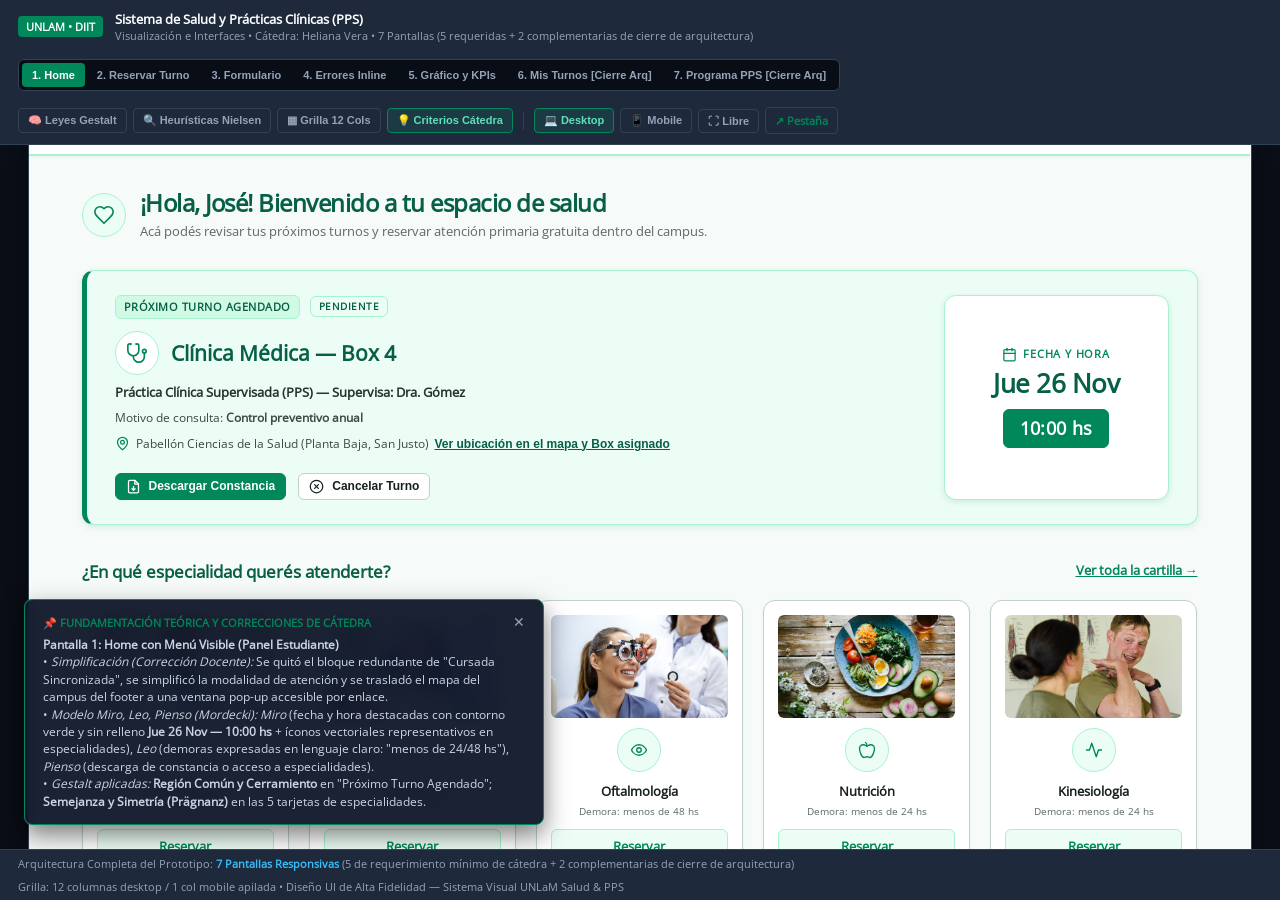
<file: index.html>
<!DOCTYPE html>
<html lang="es">

<head>
  <meta charset="UTF-8">
  <meta name="viewport" content="width=device-width, initial-scale=1.0">
  <title>Master Wireframes Suite - UNLaM Salud & PPS | Visualización e Interfaces</title>
  <style>
    :root {
      --ui-bg: #0f172a;
      --ui-bar: #1e293b;
      --ui-border: #334155;
      --ui-accent: #00875A;
      --ui-text: #f8fafc;
      --ui-text-muted: #94a3b8;
    }

    @font-face {
      font-family: "Open Sans";
      src: url("assets/open-sans-regular.ttf") format("truetype");
      font-style: normal;
      font-weight: 400;
      font-display: swap;
    }

    * {
      box-sizing: border-box;
      margin: 0;
      padding: 0;
    }

    body {
      font-family: "Open Sans", -apple-system, BlinkMacSystemFont, "Segoe UI", Roboto, sans-serif;
      background-color: var(--ui-bg);
      color: var(--ui-text);
      display: flex;
      flex-direction: column;
      height: 100vh;
      overflow: hidden;
    }

    /* Barra Superior de Control */
    .presenter-bar {
      background-color: var(--ui-bar);
      border-bottom: 1px solid var(--ui-border);
      padding: 10px 18px;
      display: flex;
      align-items: center;
      justify-content: space-between;
      gap: 16px;
      z-index: 1000;
      flex-wrap: wrap;
    }

    .project-info {
      display: flex;
      align-items: center;
      gap: 12px;
    }

    .badge-tag {
      background: var(--ui-accent);
      color: white;
      font-size: 11px;
      font-weight: 700;
      padding: 3px 8px;
      border-radius: 4px;
      text-transform: uppercase;
    }

    /* Botones selectores de pantalla */
    .screens-nav {
      display: flex;
      background: #090d16;
      border-radius: 6px;
      padding: 3px;
      gap: 2px;
      border: 1px solid var(--ui-border);
      overflow-x: auto;
      max-width: 100%;
    }

    .screen-tab-btn {
      background: transparent;
      border: none;
      color: var(--ui-text-muted);
      padding: 6px 10px;
      font-size: 11px;
      font-weight: 600;
      border-radius: 4px;
      cursor: pointer;
      transition: all 0.15s ease;
      white-space: nowrap;
    }

    .screen-tab-btn:hover {
      color: var(--ui-text);
      background: rgba(255, 255, 255, 0.06);
    }

    .screen-tab-btn.active {
      background: var(--ui-accent);
      color: white;
      font-weight: 700;
    }

    /* Selectores de Viewport y Capas Teóricas */
    .viewport-controls {
      display: flex;
      align-items: center;
      gap: 6px;
      flex-wrap: wrap;
    }

    .view-btn {
      background: var(--ui-bar);
      border: 1px solid var(--ui-border);
      color: var(--ui-text-muted);
      padding: 5px 9px;
      border-radius: 4px;
      font-size: 11px;
      font-weight: 600;
      cursor: pointer;
      display: flex;
      align-items: center;
      gap: 5px;
      transition: all 0.15s ease;
      user-select: none;
    }

    .view-btn:hover {
      color: var(--ui-text);
      border-color: var(--ui-accent);
    }

    .view-btn.active {
      border-color: var(--ui-accent);
      background: rgba(15, 153, 119, 0.15);
      color: #5ee0b9;
      font-weight: 700;
    }

    .view-btn-gestalt.active {
      border-color: #0284c7;
      background: rgba(2, 132, 199, 0.2);
      color: #38bdf8;
    }

    .view-btn-heuristic.active {
      border-color: #10b981;
      background: rgba(16, 185, 129, 0.2);
      color: #34d399;
    }

    /* Área de Canvas */
    .canvas-area {
      flex: 1;
      display: flex;
      align-items: center;
      justify-content: center;
      background: #0b0f19;
      position: relative;
      overflow: auto;
      padding: 16px;
    }

    /* Frame de Contenedor */
    .viewport-frame {
      background: white;
      transition: all 0.25s cubic-bezier(0.4, 0, 0.2, 1);
      box-shadow: 0 25px 50px -12px rgba(0, 0, 0, 0.7);
      position: relative;
      overflow: hidden;
      border-radius: 4px;
    }

    /* Modo Escritorio (1200px) */
    .viewport-frame.desktop-mode {
      width: 1240px;
      height: 92vh;
      max-width: 98%;
      border-radius: 8px;
      border: 1px solid var(--ui-border);
    }

    /* Modo Mobile (375px iPhone frame) */
    .viewport-frame.mobile-mode {
      width: 375px;
      height: 740px;
      border-radius: 36px;
      border: 10px solid #27272a;
      box-shadow: 0 20px 40px rgba(0, 0, 0, 0.8), inset 0 0 0 2px #52525b;
    }

    /* Modo Libre (100%) */
    .viewport-frame.full-mode {
      width: 100%;
      height: 100%;
      border-radius: 0;
      border: none;
    }

    .wireframe-iframe {
      width: 100%;
      height: 100%;
      border: none;
      display: block;
      background-color: #f8fafc;
    }

    /* Overlay de Anotaciones UX de Cátedra */
    .ux-annotation-drawer {
      position: absolute;
      bottom: 24px;
      left: 24px;
      background: rgba(15, 23, 42, 0.95);
      border: 1px solid var(--ui-accent);
      border-radius: 8px;
      padding: 14px 18px;
      max-width: 520px;
      font-size: 12px;
      box-shadow: 0 10px 25px rgba(0, 0, 0, 0.5);
      backdrop-filter: blur(8px);
      z-index: 500;
      display: none;
    }

    .ux-annotation-drawer.visible {
      display: block;
      animation: fadeIn 0.2s ease-out;
    }

    @keyframes fadeIn {
      from {
        opacity: 0;
        transform: translateY(8px);
      }

      to {
        opacity: 1;
        transform: translateY(0);
      }
    }

    /* Grilla de 12 Columnas Overlay */
    .grid-overlay-layer {
      position: absolute;
      top: 0;
      left: 50%;
      transform: translateX(-50%);
      width: 1200px;
      height: 100%;
      pointer-events: none;
      z-index: 200;
      display: none;
      grid-template-columns: repeat(12, 1fr);
      gap: 20px;
      padding: 0 16px;
    }

    .grid-overlay-layer.visible {
      display: grid;
    }

    .grid-overlay-col {
      background: rgba(239, 68, 68, 0.08);
      border-left: 1px dashed rgba(239, 68, 68, 0.35);
      border-right: 1px dashed rgba(239, 68, 68, 0.35);
      height: 100%;
    }

    .meta-footer {
      background: var(--ui-bar);
      border-top: 1px solid var(--ui-border);
      padding: 6px 18px;
      font-size: 11px;
      display: flex;
      justify-content: space-between;
      flex-wrap: wrap;
      gap: 8px;
      color: var(--ui-text-muted);
    }

    @media (max-width: 768px) {
      .presenter-bar {
        padding: 10px 12px;
        gap: 10px;
      }

      .canvas-area {
        padding: 8px;
      }

      .viewport-frame.mobile-mode {
        width: 100%;
        max-width: 375px;
        height: 100%;
        border-radius: 16px;
        border-width: 6px;
      }

      .ux-annotation-drawer {
        left: 12px;
        right: 12px;
        bottom: 12px;
        max-width: none;
      }
    }
  </style>
</head>

<body>

  <!-- ==================== BARRA SUPERIOR DE CONTROL ==================== -->
  <header class="presenter-bar">

    <!-- Info del Proyecto -->
    <div class="project-info">
      <span class="badge-tag">UNLaM • DIIT</span>
      <div>
        <div style="font-size: 13px; font-weight: 800; color: white;">Sistema de Salud y Prácticas Clínicas (PPS)</div>
        <div style="font-size: 11px; color: var(--ui-text-muted);">Visualización e Interfaces • Cátedra: Heliana Vera •
          7 Pantallas (5 requeridas + 2 complementarias de cierre de arquitectura)</div>
      </div>
    </div>

    <!-- Navegación entre las 7 Pantallas del Sistema Completo -->
    <nav class="screens-nav" aria-label="Pantallas">
      <button class="screen-tab-btn active" onclick="loadScreen('pantalla_1_home.html', 1, this)">
        1. Home
      </button>
      <button class="screen-tab-btn" onclick="loadScreen('pantalla_2_cartilla.html', 2, this)">
        2. Reservar Turno
      </button>
      <button class="screen-tab-btn" onclick="loadScreen('pantalla_3_formulario.html', 3, this)">
        3. Formulario
      </button>
      <button class="screen-tab-btn" onclick="loadScreen('pantalla_4_alerta.html', 4, this)">
        4. Errores Inline
      </button>
      <button class="screen-tab-btn" onclick="loadScreen('pantalla_5_grafico.html', 5, this)">
        5. Gráfico y KPIs
      </button>
      <button class="screen-tab-btn" onclick="loadScreen('pantalla_6_historial.html', 6, this)"
        title="Pantalla complementaria: Cierre de arquitectura Nivel 2">
        6. Mis Turnos [Cierre Arq]
      </button>
      <button class="screen-tab-btn" onclick="loadScreen('pantalla_7_programa_pps.html', 7, this)"
        title="Pantalla complementaria: Cierre de arquitectura Nivel 3">
        7. Programa PPS [Cierre Arq]
      </button>
    </nav>

    <!-- Controles de Capas Teóricas & Viewport -->
    <div class="viewport-controls">
      <!-- Capas de Inspección Teórica de Cátedra -->
      <button class="view-btn view-btn-gestalt" id="btnGestaltToggle" onclick="toggleGestaltLayer()"
        title="Resaltar Leyes de la Gestalt aplicadas en pantalla">
        🧠 Leyes Gestalt
      </button>

      <button class="view-btn view-btn-heuristic" id="btnHeuristicToggle" onclick="toggleHeuristicLayer()"
        title="Resaltar Heurísticas de Usabilidad de Nielsen aplicadas">
        🔍 Heurísticas Nielsen
      </button>

      <!-- Toggle Grilla 12 Columnas -->
      <button class="view-btn" id="btnGridToggle" onclick="toggleGridOverlay()"
        title="Superponer grilla de 12 columnas">
        ▦ Grilla 12 Cols
      </button>

      <!-- Toggle Especificaciones UX -->
      <button class="view-btn active" id="btnNotesToggle" onclick="toggleNotes()"
        title="Ver justificación técnica y pedagógica">
        💡 Criterios Cátedra
      </button>

      <span style="height: 18px; width: 1px; background: var(--ui-border); margin: 0 4px;"></span>

      <!-- Modos de Vista -->
      <button class="view-btn active" id="btnDesktop" onclick="setMode('desktop')">
        💻 Desktop
      </button>
      <button class="view-btn" id="btnMobile" onclick="setMode('mobile')">
        📱 Mobile
      </button>
      <button class="view-btn" id="btnFull" onclick="setMode('full')">
        ⛶ Libre
      </button>

      <a id="btnOpenRaw" href="pantalla_1_home.html" target="_blank" class="view-btn"
        style="color: var(--ui-accent); text-decoration: none;">
        ↗ Pestaña
      </a>
    </div>

  </header>

  <!-- ==================== CANVAS Y SIMULADOR DE VIEWPORT ==================== -->
  <main class="canvas-area">

    <!-- Marco de previsualización -->
    <div class="viewport-frame desktop-mode" id="frameContainer">

      <!-- Overlay de Grilla de 12 Columnas -->
      <div class="grid-overlay-layer" id="gridOverlay">
        <div class="grid-overlay-col"></div>
        <div class="grid-overlay-col"></div>
        <div class="grid-overlay-col"></div>
        <div class="grid-overlay-col"></div>
        <div class="grid-overlay-col"></div>
        <div class="grid-overlay-col"></div>
        <div class="grid-overlay-col"></div>
        <div class="grid-overlay-col"></div>
        <div class="grid-overlay-col"></div>
        <div class="grid-overlay-col"></div>
        <div class="grid-overlay-col"></div>
        <div class="grid-overlay-col"></div>
      </div>

      <!-- Iframe contenedor de la pantalla activa -->
      <iframe id="wireframeViewer" class="wireframe-iframe" src="pantalla_1_home.html"
        onload="onIframeLoaded()"></iframe>
    </div>

    <!-- Cajón Flotante de Especificaciones y Justificación de Cátedra -->
    <aside class="ux-annotation-drawer visible" id="uxDrawer">
      <div style="display: flex; justify-content: space-between; align-items: center; margin-bottom: 6px;">
        <span style="font-weight: 800; color: var(--ui-accent); text-transform: uppercase; font-size: 11px;">
          📌 Fundamentación Teórica y Correcciones de Cátedra
        </span>
        <button onclick="toggleNotes()"
          style="background: none; border: none; color: var(--ui-text-muted); cursor: pointer; font-size: 14px;">✕</button>
      </div>
      <div id="uxDrawerContent" style="color: #cbd5e1; line-height: 1.45;"></div>
    </aside>

  </main>

  <!-- ==================== FOOTER INFORMATIVO ==================== -->
  <footer class="meta-footer">
    <div>
      <span>Arquitectura Completa del Prototipo: </span>
      <strong style="color: #38bdf8;">7 Pantallas Responsivas</strong> (5 de requerimiento mínimo de cátedra + 2
      complementarias de cierre de arquitectura)
    </div>
    <div>
      <span>Grilla: </span> 12 columnas desktop / 1 col mobile apilada • Diseño UI de Alta Fidelidad — Sistema Visual
      UNLaM Salud & PPS
    </div>
  </footer>

  <script>
    const annotations = {
      1: `<strong>Pantalla 1: Home con Menú Visible (Panel Estudiante)</strong><br>
          • <em>Simplificación (Corrección Docente):</em> Se quitó el bloque redundante de "Cursada Sincronizada", se simplificó la modalidad de atención y se trasladó el mapa del campus del footer a una ventana pop-up accesible por enlace.<br>
          • <em>Modelo Miro, Leo, Pienso (Mordecki):</em> <em>Miro</em> (fecha y hora destacadas con contorno verde y sin relleno <strong>Jue 26 Nov — 10:00 hs</strong> + íconos vectoriales representativos en especialidades), <em>Leo</em> (demoras expresadas en lenguaje claro: "menos de 24/48 hs"), <em>Pienso</em> (descarga de constancia o acceso a especialidades).<br>
          • <em>Gestalt aplicadas:</em> <strong>Región Común y Cerramiento</strong> en "Próximo Turno Agendado"; <strong>Semejanza y Simetría (Prägnanz)</strong> en las 5 tarjetas de especialidades.`,

      2: `<strong>Pantalla 2: Cartilla y Filtros de Consultorios y Modalidad ("Filtrar Primero")</strong><br>
          • <em>Proceso Lineal (Gestalt Continuidad):</em> Incorpora el <strong>Stepper de 3 pasos (Paso 1: Especialidad y Turno)</strong> para dar visibilidad de avance desde el inicio del embudo de reserva.<br>
          • <em>Correcciones de Cátedra:</em> Selección de fecha y turno en la cartilla; el filtro de Modalidad es un <code>&lt;select&gt;</code> con <strong>Práctica Clínica Supervisada (menos de 48 hs)</strong> por defecto; además, los consultorios no se despliegan todos juntos para evitar saturación visual, apareciendo tras elegir una especialidad.<br>
          • <em>Gestalt aplicadas:</em> <strong>Región Común</strong> delimitando la barra de filtros; <strong>Semejanza</strong> en las tarjetas modulares homogéneas de 3 a 4 líneas.<br>
          • <em>Heurísticas:</em> <strong>Visibilidad del Estado (H1)</strong> con conteo dinámico de resultados y <strong>Diseño Minimalista (H8)</strong>.`,

      3: `<strong>Pantalla 3: Formulario de Reserva (Divulgación Progresiva + Validación Inline)</strong><br>
          • <em>Corrección Docente:</em> Se muestra solo lo necesario: primero los días con disponibilidad, al hacer clic se despliegan abajo los horarios libres para ese día. El <strong>Motivo de Consulta</strong> se simplificó a un único <code>&lt;select&gt;</code>.<br>
          • <em>Validación sin Popups:</em> Los errores (falta de día/horario, falta de <strong>Consentimiento Digital Obligatorio</strong> o ayuno) se muestran de forma <strong>inline adyacentes a cada input</strong> (Sub-heurística 5.15 de Pierotti).<br>
          • <em>Legibilidad:</em> Texto de Consentimiento Digital reescrito en 3 viñetas claras y directas.`,

      4: `<strong>Pantalla 4: Validación de Reglas y Errores Inline (Sin Popups)</strong><br>
          • <em>Corrección de Cátedra:</em> En reemplazo de ventanas modales emergentes (popups), esta vista documenta cómo los mensajes de error se presentan <strong>adyacentes al input afectado</strong> (Caso A: horario pendiente; Caso B: consentimiento y ayuno faltantes).<br>
          • <em>Heurística 9 (Diagnóstico y Recuperación):</em> Mensajes precisos que indican exactamente qué campo corregir sin interrumpir el contexto del formulario.`,

      5: `<strong>Pantalla 5: Gráficos Comparativos Verticales y KPIs</strong><br>
          • <em>Corrección de Cátedra:</em> Gráficos de <strong>barras verticales</strong> con <strong>1 sola barra por especialidad</strong> (sin barras dobles apiladas que dificulten la lectura) y utilizando <strong>exclusivamente valores enteros</strong> (1 a 2 días en PPS vs. 9 a 14 días en Graduado; demanda mensual en turnos).<br>
          • <em>Principio de Tufte (Small Multiples):</em> Dos gráficos paralelos bajo la misma escala uniforme (0 a 15 días) permiten comprender la ventaja temporal en 2 segundos.<br>
          • <em>Gestalt y KPIs:</em> <strong>Simetría y Región Común</strong> en las 3 tarjetas de impacto (1.420 turnos, 3.850 hs PPS, 95% asistencia).`,

      6: `<strong>Pantalla 6: Mis Turnos y Constancias (Pantalla Complementaria — Cierre Arq. Nivel 2)</strong><br>
          • <em>Propósito:</em> Gestión personal del estudiante para consultar atenciones previas y <strong>descargar certificados oficiales en PDF</strong> con firma digital para presentar en trabajos o clases.<br>
          • <em>Aporte al Árbol de Navegación:</em> Cubre el 100% de los enlaces del header principal, evitando callejones sin salida en la navegación.<br>
          • <em>Heurística 3 (Control y Libertad):</em> Emisión de constancia oficial inmediata en 1 clic.<br>
          • <em>Gestalt:</em> <strong>Región Común</strong> en la ficha de estudiante y <strong>Semejanza</strong> en la tabla de atenciones pasadas.`,

      7: `<strong>Pantalla 7: Programa de Prácticas PPS (Pantalla Complementaria — Cierre Arq. Nivel 3)</strong><br>
          • <em>Propósito:</em> Transparencia pedagógica, marco legal y derechos del paciente (voluntariedad, anonimato, derecho a atención exclusiva del titular).<br>
          • <em>Aporte al Árbol de Navegación:</em> Cumple el Nivel 3 de arquitectura institucional y resuelve las dudas de consentimiento previo.<br>
          • <em>Triangulación Pedagógica:</em> Diagrama de 3 roles (Estudiante Paciente → Practicante de Salud → Docente Titular).<br>
          • <em>Nivel 3 (Reglamento):</em> Escala de horas cátedra acreditables y acordeón interactivo de preguntas frecuentes.`
    };

    let currentScreenNum = 1;
    let gestaltActive = false;
    let heuristicActive = false;

    function loadScreen(fileUrl, screenNum, tabBtn) {
      currentScreenNum = screenNum;
      const iframe = document.getElementById('wireframeViewer');
      iframe.src = fileUrl;

      document.getElementById('btnOpenRaw').href = fileUrl;

      document.querySelectorAll('.screen-tab-btn').forEach(b => b.classList.remove('active'));
      if (tabBtn) tabBtn.classList.add('active');

      document.getElementById('uxDrawerContent').innerHTML = annotations[screenNum];
    }

    function onIframeLoaded() {
      applyTheoryLayersToIframe();
    }

    function toggleGestaltLayer() {
      gestaltActive = !gestaltActive;
      document.getElementById('btnGestaltToggle').classList.toggle('active', gestaltActive);
      applyTheoryLayersToIframe();
    }

    function toggleHeuristicLayer() {
      heuristicActive = !heuristicActive;
      document.getElementById('btnHeuristicToggle').classList.toggle('active', heuristicActive);
      applyTheoryLayersToIframe();
    }

    function applyTheoryLayersToIframe() {
      try {
        const iframe = document.getElementById('wireframeViewer');
        const doc = iframe.contentDocument || iframe.contentWindow.document;
        if (!doc) return;

        const gElements = doc.querySelectorAll('[data-gestalt]');
        gElements.forEach(el => {
          if (gestaltActive) {
            el.classList.add('theory-highlight-gestalt');
          } else {
            el.classList.remove('theory-highlight-gestalt');
          }
        });

        const hElements = doc.querySelectorAll('[data-heuristic]');
        hElements.forEach(el => {
          if (heuristicActive) {
            el.classList.add('theory-highlight-heuristic');
          } else {
            el.classList.remove('theory-highlight-heuristic');
          }
        });
      } catch (e) {
        console.warn('Iframe layer sync:', e);
      }
    }

    function setMode(mode) {
      const frame = document.getElementById('frameContainer');
      const btnDesk = document.getElementById('btnDesktop');
      const btnMob = document.getElementById('btnMobile');
      const btnFull = document.getElementById('btnFull');
      const grid = document.getElementById('gridOverlay');

      btnDesk.classList.remove('active');
      btnMob.classList.remove('active');
      btnFull.classList.remove('active');

      if (mode === 'desktop') {
        frame.className = 'viewport-frame desktop-mode';
        btnDesk.classList.add('active');
        grid.style.display = document.getElementById('btnGridToggle').classList.contains('active') ? 'grid' : 'none';
      } else if (mode === 'mobile') {
        frame.className = 'viewport-frame mobile-mode';
        btnMob.classList.add('active');
        grid.style.display = 'none';
      } else {
        frame.className = 'viewport-frame full-mode';
        btnFull.classList.add('active');
        grid.style.display = 'none';
      }
    }

    function toggleGridOverlay() {
      const grid = document.getElementById('gridOverlay');
      const btn = document.getElementById('btnGridToggle');
      const isVisible = grid.classList.toggle('visible');
      btn.classList.toggle('active', isVisible);
    }

    function toggleNotes() {
      const drawer = document.getElementById('uxDrawer');
      const btn = document.getElementById('btnNotesToggle');
      const isVisible = drawer.classList.toggle('visible');
      btn.classList.toggle('active', isVisible);
    }

    document.getElementById('uxDrawerContent').innerHTML = annotations[1];
  </script>
</body>

</html>
</file>
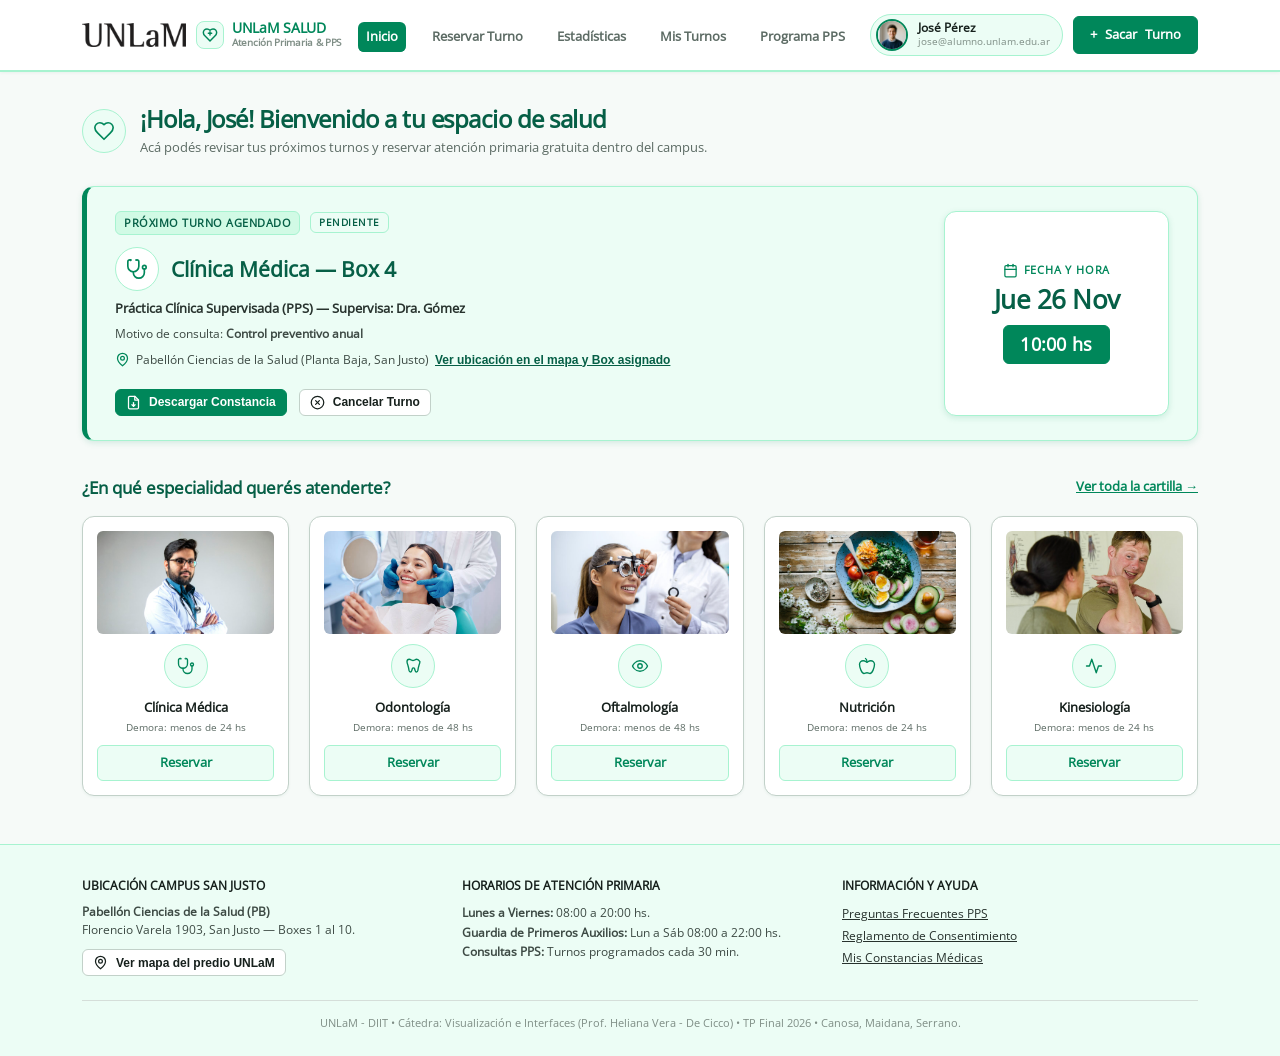
<file: pantalla_1_home.html>
<!DOCTYPE html>
<html lang="es">
<head>
  <meta charset="UTF-8">
  <meta name="viewport" content="width=device-width, initial-scale=1.0">
  <title>Pantalla 1: Home con Menú Visible (Panel del Estudiante) - Wireframe UNLaM Salud</title>
  <link rel="stylesheet" href="wireframe-system.css">
  <style>
    /* Estilos específicos de Pantalla 1 */
    .hero-panel {
      margin-bottom: 36px;
    }
    
    .status-badge {
      display: inline-flex;
      align-items: center;
      gap: 8px;
      font-size: 12px;
      font-weight: 700;
      padding: 6px 14px;
      border-radius: 999px;
      background: var(--verde-fondo-suave);
      color: var(--verde-oscuro);
      border: 1px solid var(--verde-borde);
    }
    .status-dot {
      width: 8px;
      height: 8px;
      border-radius: 50%;
      background: var(--verde-principal);
    }

    /* Bloque de Próximo Turno con Fecha/Hora destacada */
    .next-appointment-layout {
      display: flex;
      justify-content: space-between;
      align-items: stretch;
      gap: 24px;
      flex-wrap: wrap;
    }
    .next-appointment-main {
      flex: 1;
      min-width: 260px;
      display: flex;
      flex-direction: column;
      justify-content: space-between;
    }
    .datetime-highlight-box {
      background: var(--wf-surface);
      color: var(--verde-oscuro);
      border-radius: var(--radius-md);
      padding: 20px 28px;
      min-width: 225px;
      display: flex;
      flex-direction: column;
      align-items: center;
      justify-content: center;
      text-align: center;
      border: 1.5px solid var(--verde-borde);
      box-shadow: var(--shadow-accent-sm);
    }
    .datetime-highlight-label {
      font-size: 11px;
      font-weight: 800;
      text-transform: uppercase;
      letter-spacing: 0.8px;
      color: var(--verde-principal);
      margin-bottom: 6px;
      display: inline-flex;
      align-items: center;
      gap: 6px;
    }
    .datetime-highlight-date {
      font-size: 26px;
      font-weight: 900;
      line-height: 1.15;
      letter-spacing: -0.5px;
      color: var(--verde-oscuro);
    }
    .datetime-highlight-time {
      margin-top: 10px;
      font-size: 18px;
      font-weight: 800;
      background: var(--verde-principal);
      color: #ffffff;
      border: 1px solid var(--verde-principal);
      padding: 5px 16px;
      border-radius: var(--radius-sm);
      letter-spacing: 0.3px;
    }

    /* Fila de 5 Accesos Rápidos (Gestalt: Semejanza y Simetría / Prägnanz) */
    .quick-access-grid {
      display: grid;
      grid-template-columns: repeat(5, 1fr);
      gap: 20px;
      margin-bottom: var(--space-6);
    }

    .quick-card {
      background: var(--wf-surface);
      border: 1px solid var(--wf-border-strong);
      border-radius: var(--radius-md);
      padding: 14px;
      text-align: center;
      text-decoration: none;
      color: inherit;
      display: flex;
      flex-direction: column;
      align-items: center;
      justify-content: center;
      gap: 10px;
      box-shadow: var(--shadow-sm);
      transition: all 0.15s ease;
      cursor: pointer;
      min-width: 0;
    }
    .quick-card-image {
      display: block;
      width: 100%;
      aspect-ratio: 12 / 7;
      object-fit: cover;
      border-radius: var(--radius-sm);
    }
    .quick-icon-badge {
      width: 44px;
      height: 44px;
      border-radius: 50%;
      background: var(--verde-fondo-suave);
      border: 1.5px solid var(--verde-borde);
      color: var(--verde-principal);
      display: inline-flex;
      align-items: center;
      justify-content: center;
      flex-shrink: 0;
    }
    .quick-card:hover {
      background: var(--verde-fondo-suave);
      transform: translateY(-2px);
      box-shadow: var(--shadow-accent-md);
      border-color: var(--verde-principal);
    }
    .quick-reserve-btn {
      display: inline-flex;
      align-items: center;
      justify-content: center;
      width: 100%;
      padding: 8px 14px;
      font-size: 12.5px;
      font-weight: 700;
      color: var(--verde-principal);
      background: var(--verde-fondo-suave);
      border: 1px solid var(--verde-borde);
      border-radius: var(--radius-sm);
      transition: all 0.15s ease;
    }
    .quick-card:hover .quick-reserve-btn {
      background: var(--verde-principal);
      color: #ffffff;
      border-color: var(--verde-principal);
    }
    /* Modal de Ubicación del Campus San Justo */
    .map-popup-modal {
      display: none;
      position: fixed;
      inset: 0;
      background-color: rgba(15, 23, 42, 0.55);
      backdrop-filter: blur(2px);
      z-index: 1000;
      align-items: center;
      justify-content: center;
      padding: 16px;
    }
    .map-popup-modal.active {
      display: flex;
    }
    .campus-map-schematic {
      background: var(--wf-gray-50);
      border: 1px dashed var(--wf-gray-500);
      border-radius: var(--radius-md);
      padding: 14px;
      font-size: 11px;
      display: flex;
      flex-direction: column;
      gap: 10px;
      margin: 14px 0;
    }
    .map-grid-preview {
      display: grid;
      grid-template-columns: 2fr 1fr 1fr;
      gap: 8px;
      height: 110px;
    }
    .map-box {
      border: 1px solid var(--wf-gray-400);
      background: var(--wf-surface);
      display: flex;
      align-items: center;
      justify-content: center;
      text-align: center;
      padding: 6px;
      font-weight: 600;
      border-radius: 3px;
    }
    .map-box.highlight {
      background: transparent;
      color: var(--wf-primary);
      border-color: var(--wf-primary);
    }

    @media (max-width: 768px) {
      .next-appointment-layout {
        flex-direction: column;
        gap: 18px;
      }
      .datetime-highlight-box {
        order: -1;
        width: 100%;
        min-width: 0;
        padding: 16px 20px;
      }
      .map-grid-preview {
        grid-template-columns: 1fr;
        height: auto;
      }
    }

    @media (max-width: 640px) {
      .next-appointment-actions {
        flex-direction: column;
        width: 100%;
      }
      .next-appointment-actions .wf-btn {
        width: 100%;
      }
      .quick-access-grid {
        grid-template-columns: 1fr;
      }
    }
  </style>
</head>
<body>

  <!-- ==================== HEADER SUPERIOR (Heurística 4: Consistencia) ==================== -->
  <header class="wf-header" data-heuristic="Consistencia y Estándares (H4)" data-gestalt="Buena Continuidad">
    <div class="container wf-header-inner">
      <div style="display: flex; align-items: center; gap: 14px;">
        <button class="wf-menu-toggle" id="menuToggle" aria-label="Abrir menú de navegación">☰</button>
        <a href="pantalla_1_home.html" class="wf-logo" title="Portal Principal UNLaM Salud">
          <img class="wf-logo-image" src="assets/logo-unlam-negro-300x68.png" alt="Universidad Nacional de La Matanza">
          <div class="wf-logo-brand">
            <span class="wf-logo-icon" aria-hidden="true">
              <svg width="16" height="16" viewBox="0 0 24 24" fill="none" stroke="currentColor" stroke-width="2.2" stroke-linecap="round" stroke-linejoin="round">
                <path d="M19 14c1.49-1.46 3-3.21 3-5.5A5.5 5.5 0 0 0 16.5 3c-1.76 0-3 .5-4.5 2-1.5-1.5-2.74-2-4.5-2A5.5 5.5 0 0 0 2 8.5c0 2.3 1.5 4.05 3 5.5l7 7Z"/>
                <path d="M12 7v5"/>
                <path d="M9.5 9.5h5"/>
              </svg>
            </span>
            <div>
              <div class="wf-logo-title">UNLaM SALUD</div>
              <div class="wf-logo-subtitle" style="font-size: 10px; color: var(--wf-gray-500); font-weight: 600; white-space: nowrap;">Atención Primaria & PPS</div>
            </div>
          </div>
        </a>
      </div>

      <!-- Menú de navegación principal visible en escritorio -->
      <nav aria-label="Navegación principal">
        <ul class="wf-nav" id="mainNav">
          <li><a href="pantalla_1_home.html" class="active">Inicio</a></li>
          <li><a href="pantalla_2_cartilla.html">Reservar Turno</a></li>
          <li><a href="pantalla_5_grafico.html">Estadísticas</a></li>
          <li><a href="pantalla_6_historial.html">Mis Turnos</a></li>
          <li><a href="pantalla_7_programa_pps.html">Programa PPS</a></li>
        </ul>
      </nav>

      <!-- Perfil autenticado y Botón Primario (Heurística 7: Flexibilidad y Atajo) -->
      <div style="display: flex; align-items: center; gap: 10px;">
        <div class="wf-user-profile" title="José Pérez (jose@alumno.unlam.edu.ar)">
          <div class="wf-avatar">
            <img src="assets/avatars/jose-perez.jpg" alt="Foto de perfil de José Pérez" onerror="this.style.display='none'; this.nextElementSibling.style.display='flex';">
            <span class="wf-avatar-fallback">JP</span>
          </div>
          <div class="wf-user-info">
            <div style="font-weight: 700; line-height: 1;">José Pérez</div>
            <div style="font-size: 10px; color: var(--wf-gray-500);">jose@alumno.unlam.edu.ar</div>
          </div>
        </div>
        <a href="pantalla_2_cartilla.html" class="wf-btn wf-btn-primary wf-header-cta" style="white-space: nowrap;" aria-label="Sacar Turno">
          <span>+</span> <span class="wf-header-cta-full">Sacar </span>Turno
        </a>
      </div>
    </div>
  </header>

  <!-- ==================== CONTENIDO PRINCIPAL ==================== -->
  <main class="container">

    <!-- Encabezado y Estado Institucional (Heurística 1: Visibilidad del Estado) -->
    <div style="display: flex; justify-content: space-between; align-items: center; margin-bottom: 28px; flex-wrap: wrap; gap: 16px;" data-heuristic="Visibilidad del Estado del Sistema (H1)">
      <div style="display: flex; align-items: center; gap: 14px;">
        <div class="wf-icon-circle" aria-hidden="true">
          <svg class="wf-svg-icon" style="width: 22px; height: 22px;" viewBox="0 0 24 24">
            <path d="M19 14c1.49-1.46 3-3.21 3-5.5A5.5 5.5 0 0 0 16.5 3c-1.76 0-3 .5-4.5 2-1.5-1.5-2.74-2-4.5-2A5.5 5.5 0 0 0 2 8.5c0 2.3 1.5 4.05 3 5.5l7 7Z"/>
          </svg>
        </div>
        <div>
          <h1 style="font-size: 24px; font-weight: 800; letter-spacing: -0.5px; color: var(--verde-oscuro); margin-bottom: 4px;">¡Hola, José! Bienvenido a tu espacio de salud</h1>
          <p style="font-size: 13px; color: var(--wf-gray-600);">Acá podés revisar tus próximos turnos y reservar atención primaria gratuita dentro del campus.</p>
        </div>
      </div>
    </div>

    <!-- ==================== BLOQUE DESTACADO MOBILE (Ley de Fitts - Hábitos de Consumo Móvil en Campus) ==================== -->
    <div class="mobile-quick-cta-banner" style="background: var(--verde-fondo-suave); border-color: var(--verde-principal);" data-heuristic="Flexibilidad y Eficiencia (H7)">
      <div style="display: flex; justify-content: space-between; align-items: center; margin-bottom: 6px;">
        <span class="wf-badge wf-badge-outline-green" style="font-size: 9px;">Atención en el Campus</span>
        <span style="font-size: 10px; font-weight: bold; color: var(--verde-oscuro);">Demora: menos de 48 hs</span>
      </div>
      <div style="font-weight: 800; font-size: 14px; color: var(--verde-oscuro);">¿Necesitás sacar un turno médico?</div>
      <div style="font-size: 12px; color: var(--wf-gray-600); margin: 4px 0 12px;">
        Elegí especialidad y horario en pocos pasos con el acompañamiento de nuestros equipos docentes PPS.
      </div>
      <a href="pantalla_2_cartilla.html" class="wf-btn wf-btn-primary wf-btn-block" style="padding: 10px;">
        <span>+</span> Sacar Turno en 1 Clic
      </a>
    </div>

    <!-- ==================== BLOQUE HERO / PRÓXIMO TURNO AGENDADO ==================== -->
    <section class="hero-panel" id="heroPanelTurnos" data-gestalt="Región Común y Cerramiento" data-heuristic="Visibilidad de Estado y Control">
      <div class="wf-card-green" style="border-left: 5px solid var(--verde-principal); padding: 24px 28px;">
        <div class="next-appointment-layout">
          
          <!-- Información Principal Simplificada -->
          <div class="next-appointment-main">
            <div>
              <span class="wf-badge wf-badge-dark" style="margin-bottom: 10px;">Próximo Turno Agendado</span>
              <h2 style="font-size: 21px; font-weight: 800; margin-bottom: 8px; color: var(--verde-oscuro);">Clínica Médica — Box 4</h2>

              <div style="font-size: 13px; font-weight: 600; color: var(--wf-gray-800); margin-bottom: 8px;">
                Práctica Clínica Supervisada (PPS) — Supervisa: Dra. Gómez
              </div>

              <div style="font-size: 12px; color: var(--wf-gray-700); display: flex; align-items: center; gap: 6px; flex-wrap: wrap;">
                <svg class="wf-svg-icon-sm" style="color: var(--verde-principal);" viewBox="0 0 24 24" aria-hidden="true">
                  <path d="M20 10c0 6-8 12-8 12s-8-6-8-12a8 8 0 0 1 16 0Z"/>
                  <circle cx="12" cy="10" r="3"/>
                </svg>
                <span>Pabellón Ciencias de la Salud (Planta Baja, San Justo)</span>
                <button type="button" onclick="abrirModalMapa()" style="background: none; border: none; padding: 0; font-size: 12px; font-weight: 700; color: var(--verde-oscuro); text-decoration: underline; cursor: pointer;">
                  Ver ubicación en el mapa
                </button>
              </div>
            </div>

            <!-- Acciones Directas (Affordance clara) -->
            <div class="next-appointment-actions" style="display: flex; gap: 12px; flex-wrap: wrap; margin-top: 18px;">
              <button class="wf-btn wf-btn-primary wf-btn-sm" onclick="alert('Descargando Constancia oficial de Turno (PDF)...')">
                <svg class="wf-svg-icon-sm" viewBox="0 0 24 24" aria-hidden="true">
                  <path d="M14 2H6a2 2 0 0 0-2 2v16a2 2 0 0 0 2 2h12a2 2 0 0 0 2-2V8z"/>
                  <polyline points="14 2 14 8 20 8"/>
                  <path d="M12 18v-6"/>
                  <path d="m9.5 15.5 2.5 2.5 2.5-2.5"/>
                </svg>
                Descargar Constancia
              </button>
              <button class="wf-btn wf-btn-secondary wf-btn-sm" onclick="abrirModalCancelarHome(1, 'Clínica Médica — Box 4', 'Jue 26 Nov', '10:00 hs')">
                <svg class="wf-svg-icon-sm" viewBox="0 0 24 24" aria-hidden="true">
                  <circle cx="12" cy="12" r="10"/>
                  <line x1="15" y1="9" x2="9" y2="15"/>
                  <line x1="9" y1="9" x2="15" y2="15"/>
                </svg>
                Cancelar Turno
              </button>
            </div>
          </div>

          <!-- Bloque de Fecha y Hora Altamente Destacado (Mordecki: Miro primero) -->
          <div class="datetime-highlight-box" aria-label="Fecha y hora del turno">
            <div class="datetime-highlight-label">
              <svg class="wf-svg-icon-sm" viewBox="0 0 24 24" aria-hidden="true"><rect x="3" y="4" width="18" height="18" rx="2"/><line x1="16" y1="2" x2="16" y2="6"/><line x1="8" y1="2" x2="8" y2="6"/><line x1="3" y1="10" x2="21" y2="10"/></svg>
              Fecha y Hora
            </div>
            <div class="datetime-highlight-date">Jue 26 Nov</div>
            <div class="datetime-highlight-time">10:00 hs</div>
          </div>

        </div>
      </div>
    </section>

    <!-- ==================== ACCESOS RÁPIDOS (FILA DE 5 ESPECIALIDADES - Simetría / Prägnanz) ==================== -->
    <section style="margin-bottom: var(--space-6);" data-gestalt="Semejanza y Simetría (Prägnanz)" data-heuristic="Reconocimiento antes que Recuerdo (H6)">
      <div style="display: flex; justify-content: space-between; align-items: center; margin-bottom: 18px;">
        <h3 style="font-size: 17px; font-weight: 800; color: var(--verde-oscuro); margin: 0;">¿En qué especialidad querés atenderte?</h3>
        <a href="pantalla_2_cartilla.html" style="font-size: 13px; color: var(--verde-principal); font-weight: 700; text-decoration: underline;">
          Ver toda la cartilla →
        </a>
      </div>

      <div class="quick-access-grid">
        
        <!-- Tarjeta 1: Clínica Médica -->
        <a href="pantalla_2_cartilla.html?esp=clinica" class="quick-card">
          <img class="quick-card-image" src="assets/specialties/clinica.jpg" alt="Médico de clínica médica durante una consulta" loading="lazy">
          <div class="quick-icon-badge" aria-hidden="true">
            <svg class="wf-svg-icon" style="width: 18px; height: 18px;" viewBox="0 0 24 24">
              <path d="M4.8 2.3A.3.3 0 1 0 5 2H4a2 2 0 0 0-2 2v5a6 6 0 0 0 6 6v0a6 6 0 0 0 6-6V4a2 2 0 0 0-2-2h-1a.2.2 0 1 0 .3.3"/>
              <path d="M8 15v1a6 6 0 0 0 6 6v0a6 6 0 0 0 6-6v-4"/>
              <circle cx="20" cy="10" r="2"/>
            </svg>
          </div>
          <div>
            <div style="font-weight: 800; font-size: 13px;">Clínica Médica</div>
            <div style="font-size: 10px; color: var(--wf-gray-600); margin-top: 2px;">Demora: menos de 24 hs</div>
          </div>
          <span class="quick-reserve-btn">Reservar</span>
        </a>

        <!-- Tarjeta 2: Odontología -->
        <a href="pantalla_2_cartilla.html?esp=odontologia" class="quick-card">
          <img class="quick-card-image" src="assets/specialties/odontologia.jpg" alt="Atención odontológica en un consultorio" loading="lazy">
          <div class="quick-icon-badge" aria-hidden="true">
            <svg class="wf-svg-icon" style="width: 18px; height: 18px;" viewBox="0 0 24 24">
              <path d="M7 3c-1.7 0-3 1.4-3 3.2 0 1.4.6 3.1 1.2 4.8.7 2.2 1.2 4.6 1.5 7 .2 1.2 1.1 2 2 2 .8 0 1.3-.7 1.7-2l.8-2.6c.2-.6.8-1 1.4-1s1.2.4 1.4 1l.8 2.6c.4 1.3.9 2 1.7 2 .9 0 1.8-.8 2-2 .3-2.4.8-4.8 1.5-7 .6-1.7 1.2-3.4 1.2-4.8C20 4.4 18.7 3 17 3c-1.3 0-2.3.7-3.2 1.2-.6.3-1.2.5-1.8.5s-1.2-.2-1.8-.5C9.3 3.7 8.3 3 7 3Z"/>
            </svg>
          </div>
          <div>
            <div style="font-weight: 800; font-size: 13px;">Odontología</div>
            <div style="font-size: 10px; color: var(--wf-gray-600); margin-top: 2px;">Demora: menos de 48 hs</div>
          </div>
          <span class="quick-reserve-btn">Reservar</span>
        </a>

        <!-- Tarjeta 3: Oftalmología -->
        <a href="pantalla_2_cartilla.html?esp=oftalmologia" class="quick-card">
          <img class="quick-card-image" src="assets/specialties/oftalmologia.jpg" alt="Profesional realizando un examen de la vista" loading="lazy">
          <div class="quick-icon-badge" aria-hidden="true">
            <svg class="wf-svg-icon" style="width: 18px; height: 18px;" viewBox="0 0 24 24">
              <path d="M2 12s3-7 10-7 10 7 10 7-3 7-10 7-10-7-10-7Z"/>
              <circle cx="12" cy="12" r="3"/>
            </svg>
          </div>
          <div>
            <div style="font-weight: 800; font-size: 13px;">Oftalmología</div>
            <div style="font-size: 10px; color: var(--wf-gray-600); margin-top: 2px;">Demora: menos de 48 hs</div>
          </div>
          <span class="quick-reserve-btn">Reservar</span>
        </a>

        <!-- Tarjeta 4: Nutrición -->
        <a href="pantalla_2_cartilla.html?esp=nutricion" class="quick-card">
          <img class="quick-card-image" src="assets/specialties/nutricion.jpg" alt="Comida saludable con vegetales y frutas" loading="lazy">
          <div class="quick-icon-badge" aria-hidden="true">
            <svg class="wf-svg-icon" style="width: 18px; height: 18px;" viewBox="0 0 24 24">
              <path d="M12 20.94c1.5 0 2.75 1.06 4 1.06 3 0 6-8 6-12.22A4.91 4.91 0 0 0 17 5c-2.22 0-4 1.44-5 2-1-.56-2.78-2-5-2a4.9 4.9 0 0 0-5 4.78C2 14 5 22 8 22c1.25 0 2.5-1.06 4-1.06Z"/>
              <path d="M10 2c1 .5 2 2 2 5"/>
            </svg>
          </div>
          <div>
            <div style="font-weight: 800; font-size: 13px;">Nutrición</div>
            <div style="font-size: 10px; color: var(--wf-gray-600); margin-top: 2px;">Demora: menos de 24 hs</div>
          </div>
          <span class="quick-reserve-btn">Reservar</span>
        </a>

        <!-- Tarjeta 5: Kinesiología -->
        <a href="pantalla_2_cartilla.html?esp=kinesiologia" class="quick-card">
          <img class="quick-card-image" src="assets/specialties/kinesiologia.jpg" alt="Profesional guiando ejercicios de rehabilitación" loading="lazy">
          <div class="quick-icon-badge" aria-hidden="true">
            <svg class="wf-svg-icon" style="width: 18px; height: 18px;" viewBox="0 0 24 24">
              <path d="M22 12h-4l-3 9L9 3l-3 9H2"/>
            </svg>
          </div>
          <div>
            <div style="font-weight: 800; font-size: 13px;">Kinesiología</div>
            <div style="font-size: 10px; color: var(--wf-gray-600); margin-top: 2px;">Demora: menos de 24 hs</div>
          </div>
          <span class="quick-reserve-btn">Reservar</span>
        </a>

      </div>
    </section>

  </main>

  <!-- ==================== FOOTER INSTITUCIONAL (Enlace a PopApp de Ubicación) ==================== -->
  <footer class="wf-footer" data-heuristic="Correspondencia con el Mundo Real (H2)" data-gestalt="Figura y Fondo">
    <div class="container">
      <div class="grid-12" style="align-items: start;">
        
        <!-- Columna 1: Link a PopApp de Ubicación (4 cols) -->
        <div class="col-4">
          <div style="font-weight: 800; font-size: 12px; margin-bottom: 8px; text-transform: uppercase;">
            Ubicación Campus San Justo
          </div>
          <p style="font-size: 12px; color: var(--wf-gray-700); line-height: 1.5; margin-bottom: 10px;">
            <strong>Pabellón Ciencias de la Salud (PB)</strong><br>
            Florencio Varela 1903, San Justo — Boxes 1 al 10.
          </p>
          <button type="button" class="wf-btn wf-btn-secondary wf-btn-sm" onclick="abrirModalMapa()">
            <svg class="wf-svg-icon-sm" viewBox="0 0 24 24" aria-hidden="true">
              <path d="M20 10c0 6-8 12-8 12s-8-6-8-12a8 8 0 0 1 16 0Z"/>
              <circle cx="12" cy="10" r="3"/>
            </svg>
            Ver mapa del predio UNLaM
          </button>
        </div>

        <!-- Columna 2: Horarios de Atención (4 cols) -->
        <div class="col-4">
          <div style="font-weight: 800; font-size: 12px; margin-bottom: 8px; text-transform: uppercase;">
            Horarios de Atención Primaria
          </div>
          <p style="font-size: 12px; color: var(--wf-gray-700); line-height: 1.6;">
            <strong>Lunes a Viernes:</strong> 08:00 a 20:00 hs.<br>
            <strong>Guardia de Primeros Auxilios:</strong> Lun a Sáb 08:00 a 22:00 hs.<br>
            <strong>Consultas PPS:</strong> Turnos programados cada 30 min.
          </p>
        </div>

        <!-- Columna 3: Enlaces y FAQ (4 cols) -->
        <div class="col-4">
          <div style="font-weight: 800; font-size: 12px; margin-bottom: 8px; text-transform: uppercase;">
            Información y Ayuda
          </div>
          <ul style="list-style: none; font-size: 12px; line-height: 1.8;">
            <li><a href="pantalla_7_programa_pps.html" style="color: var(--wf-gray-800); text-decoration: underline;">Preguntas Frecuentes PPS</a></li>
            <li><a href="pantalla_7_programa_pps.html" style="color: var(--wf-gray-800); text-decoration: underline;">Reglamento de Consentimiento</a></li>
            <li><a href="pantalla_6_historial.html" style="color: var(--wf-gray-800); text-decoration: underline;">Mis Constancias Médicas</a></li>
          </ul>
        </div>

      </div>

      <div style="margin-top: 24px; padding-top: 14px; border-top: 1px solid var(--wf-gray-300); text-align: center; font-size: 11px; color: var(--wf-gray-500);">
        UNLaM - DIIT • Cátedra: Visualización e Interfaces (Prof. Heliana Vera - De Cicco) • TP Final 2026 • Canosa, Maidana, Serrano.
      </div>
    </div>
  </footer>

  <!-- ==================== MODAL DE CONFIRMACIÓN DE CANCELACIÓN (Heurística 5: Prevención de Errores) ==================== -->
  <div class="map-popup-modal" id="modalConfirmarCancelacionHome" role="dialog" aria-modal="true" aria-labelledby="tituloModalCancelarHome">
    <div style="background: var(--wf-surface); border: 2px solid #dc2626; border-radius: var(--radius-md); padding: 24px; max-width: 480px; width: 100%; box-shadow: 0 10px 25px rgba(220, 38, 38, 0.18); font-size: 13px; position: relative;">
      
      <div style="display: flex; align-items: flex-start; gap: 14px; margin-bottom: 16px;">
        <div style="width: 44px; height: 44px; border-radius: 50%; background: #fef2f2; border: 1.5px solid #fca5a5; color: #dc2626; display: flex; align-items: center; justify-content: center; flex-shrink: 0;">
          <svg width="22" height="22" viewBox="0 0 24 24" fill="none" stroke="currentColor" stroke-width="2" stroke-linecap="round" stroke-linejoin="round">
            <path d="M10.29 3.86L1.82 18a2 2 0 0 0 1.71 3h16.94a2 2 0 0 0 1.71-3L13.71 3.86a2 2 0 0 0-3.42 0z"/>
            <line x1="12" y1="9" x2="12" y2="13"/>
            <line x1="12" y1="17" x2="12.01" y2="17"/>
          </svg>
        </div>
        <div>
          <h3 id="tituloModalCancelarHome" style="font-size: 16px; font-weight: 800; color: var(--wf-gray-900); margin: 0 0 4px 0;">
            ¿Confirmás la cancelación de este turno?
          </h3>
          <p style="font-size: 12px; color: var(--wf-gray-600); margin: 0; line-height: 1.4;">
            Esta acción liberará el horario seleccionado para otro estudiante de la UNLaM y no se puede deshacer.
          </p>
        </div>
      </div>

      <!-- Detalle exacto del turno a cancelar -->
      <div style="background: var(--wf-gray-50); border: 1px solid var(--wf-border-strong); border-radius: var(--radius-sm); padding: 12px 14px; margin-bottom: 20px; font-size: 12px; line-height: 1.5;">
        <div id="detalleTurnoCancelarHome">
          <div>• <strong>Especialidad:</strong> <span id="cancelarEspecialidadHome">Clínica Médica — Box 1</span></div>
          <div>• <strong>Fecha y Horario:</strong> <span id="cancelarFechaHoraHome" style="font-weight: 700; color: var(--wf-gray-900);">Mié 25 Nov — 10:30 hs</span></div>
          <div>• <strong>Lugar:</strong> Pabellón Ciencias de la Salud (Planta Baja)</div>
        </div>
      </div>

      <!-- Botones de Acción -->
      <div style="display: flex; justify-content: flex-end; gap: 10px; flex-wrap: wrap;">
        <button type="button" class="wf-btn wf-btn-secondary" onclick="cerrarModalCancelarHome()" style="font-weight: 600;">
          Mantener Turno
        </button>
        <button type="button" class="wf-btn" id="btnConfirmarCancelarHome" onclick="confirmarCancelacionTurnoHome()" style="background: #dc2626; color: #ffffff; border: 1px solid #b91c1c; font-weight: 700; padding: 8px 18px;">
          Sí, Cancelar Turno
        </button>
      </div>

    </div>
  </div>

  <!-- ==================== POPUP MODAL DE UBICACIÓN Y PLANO DEL PABELLÓN ==================== -->
  <div class="map-popup-modal" id="modalUbicacionCampus" role="dialog" aria-modal="true" aria-labelledby="tituloModalMapa">
    <div class="wf-modal-card" style="max-width: 620px; width: 100%;">
      
      <div style="display: flex; justify-content: space-between; align-items: flex-start; border-bottom: 1px solid var(--wf-gray-300); padding-bottom: 10px; margin-bottom: 12px;">
        <div>
          <span class="wf-badge wf-badge-outline-green" style="font-size: 9px; margin-bottom: 4px;">Plano Dinámico de Consultorios</span>
          <h3 id="tituloModalMapa" style="font-size: 16px; font-weight: 800; color: var(--wf-gray-900); margin: 0;">
            Ubicación en Campus San Justo • Pabellón Ciencias de la Salud
          </h3>
        </div>
        <button type="button" onclick="cerrarModalMapa()" aria-label="Cerrar mapa" style="background: none; border: none; font-size: 18px; font-weight: bold; cursor: pointer; color: var(--wf-gray-700);">✕</button>
      </div>

      <!-- Croquis 1: Ubicación en Campus UNLaM -->
      <div class="campus-map-schematic" style="margin: 0 0 14px 0; padding: 10px 14px;">
        <div style="font-size: 11px; font-weight: 700; color: var(--wf-gray-800); margin-bottom: 6px;">1. Sector Campus San Justo (Acceso Peatonal: Florencio Varela 1903)</div>
        <div class="map-grid-preview" style="height: 60px;">
          <div class="map-box highlight" style="background: var(--wf-primary-soft); font-size: 11px;">
            Pabellón Ciencias de la Salud<br><strong style="color: var(--wf-primary-hover); font-size: 10px;">(Consultorios PB)</strong>
          </div>
          <div class="map-box" style="font-size: 10px;">
            Biblioteca Leopoldo Marechal
          </div>
          <div class="map-box" style="font-size: 10px;">
            Patio de las Américas
          </div>
        </div>
        <div style="display: flex; justify-content: space-between; font-size: 11px; color: var(--wf-gray-700); padding-top: 6px;">
          <span><strong>Acceso peatonal:</strong> Av. Pres. J. D. Perón / Florencio Varela 1903</span>
          <span><strong>Planta Baja</strong></span>
        </div>
      </div>

      <!-- Croquis 2: Plano Interno Esquemático de Boxes (1 al 10) -->
      <div style="background: var(--wf-surface); border: 1.5px solid var(--wf-border-strong); border-radius: var(--radius-md); padding: 12px 14px; margin-bottom: 14px;">
        <div style="display: flex; justify-content: space-between; align-items: center; margin-bottom: 8px; flex-wrap: wrap; gap: 6px;">
          <div style="font-size: 12px; font-weight: 800; color: var(--wf-gray-900); display: flex; align-items: center; gap: 6px;">
            <svg class="wf-svg-icon-sm" viewBox="0 0 24 24" style="color: var(--wf-primary); width: 14px; height: 14px;"><rect x="3" y="3" width="18" height="18" rx="2"/><line x1="3" y1="9" x2="21" y2="9"/><line x1="9" y1="21" x2="9" y2="9"/></svg>
            2. Distribución Interna de Consultorios (Planta Baja)
          </div>
          <span class="wf-badge wf-badge-dark" style="font-size: 10px;">Tu Box Asignado: <span id="mapaBoxNumeroTexto" style="color: #6ee7b7; font-weight: 800;">Box 1</span></span>
        </div>

        <div style="font-size: 11px; color: var(--wf-gray-700); margin-bottom: 10px; background: var(--wf-primary-soft); padding: 6px 10px; border-radius: var(--radius-sm); border-left: 3px solid var(--wf-primary);">
          Orientación en pabellón: <strong id="mapaEspecialidadTexto" style="color: var(--wf-primary-hover);">Clínica Médica — Box 1</strong>. Ingresá al hall central y anunciate en recepción.
        </div>

        <!-- Disposición de Boxes 1 al 10 -->
        <div style="display: flex; flex-direction: column; gap: 6px;">
          <!-- Fila Superior: Boxes 1 al 5 -->
          <div style="display: grid; grid-template-columns: repeat(5, 1fr); gap: 6px;">
            <div id="boxPlano-1" style="border: 1px solid var(--wf-gray-300); background: var(--wf-gray-100); border-radius: var(--radius-sm); padding: 6px 2px; text-align: center; font-size: 10px; transition: all 0.2s;">
              <strong>Box 1</strong>
              <div class="box-desc" style="font-size: 9px; color: var(--wf-gray-500); margin-top: 1px;">Consultorio</div>
            </div>
            <div id="boxPlano-2" style="border: 1px solid var(--wf-gray-300); background: var(--wf-gray-100); border-radius: var(--radius-sm); padding: 6px 2px; text-align: center; font-size: 10px; transition: all 0.2s;">
              <strong>Box 2</strong>
              <div class="box-desc" style="font-size: 9px; color: var(--wf-gray-500); margin-top: 1px;">Consultorio</div>
            </div>
            <div id="boxPlano-3" style="border: 1px solid var(--wf-gray-300); background: var(--wf-gray-100); border-radius: var(--radius-sm); padding: 6px 2px; text-align: center; font-size: 10px; transition: all 0.2s;">
              <strong>Box 3</strong>
              <div class="box-desc" style="font-size: 9px; color: var(--wf-gray-500); margin-top: 1px;">Consultorio</div>
            </div>
            <div id="boxPlano-4" style="border: 1px solid var(--wf-gray-300); background: var(--wf-gray-100); border-radius: var(--radius-sm); padding: 6px 2px; text-align: center; font-size: 10px; transition: all 0.2s;">
              <strong>Box 4</strong>
              <div class="box-desc" style="font-size: 9px; color: var(--wf-gray-500); margin-top: 1px;">Consultorio</div>
            </div>
            <div id="boxPlano-5" style="border: 1px solid var(--wf-gray-300); background: var(--wf-gray-100); border-radius: var(--radius-sm); padding: 6px 2px; text-align: center; font-size: 10px; transition: all 0.2s;">
              <strong>Box 5</strong>
              <div class="box-desc" style="font-size: 9px; color: var(--wf-gray-500); margin-top: 1px;">Consultorio</div>
            </div>
          </div>

          <!-- Pasillo Central / Recepción -->
          <div style="background: #e2e8f0; border: 1px dashed #94a3b8; border-radius: var(--radius-sm); padding: 5px; text-align: center; font-size: 10px; font-weight: 700; color: #475569; letter-spacing: 0.5px; display: flex; align-items: center; justify-content: center; gap: 6px;">
            <span>🚪 Entrada</span>
            <span>━━━━</span>
            <span>PASILLO CENTRAL • SALA DE ESPERA & RECEPCIÓN PPS</span>
            <span>━━━━</span>
            <span>Triage 🩺</span>
          </div>

          <!-- Fila Inferior: Boxes 6 al 10 -->
          <div style="display: grid; grid-template-columns: repeat(5, 1fr); gap: 6px;">
            <div id="boxPlano-6" style="border: 1px solid var(--wf-gray-300); background: var(--wf-gray-100); border-radius: var(--radius-sm); padding: 6px 2px; text-align: center; font-size: 10px; transition: all 0.2s;">
              <strong>Box 6</strong>
              <div class="box-desc" style="font-size: 9px; color: var(--wf-gray-500); margin-top: 1px;">Consultorio</div>
            </div>
            <div id="boxPlano-7" style="border: 1px solid var(--wf-gray-300); background: var(--wf-gray-100); border-radius: var(--radius-sm); padding: 6px 2px; text-align: center; font-size: 10px; transition: all 0.2s;">
              <strong>Box 7</strong>
              <div class="box-desc" style="font-size: 9px; color: var(--wf-gray-500); margin-top: 1px;">Consultorio</div>
            </div>
            <div id="boxPlano-8" style="border: 1px solid var(--wf-gray-300); background: var(--wf-gray-100); border-radius: var(--radius-sm); padding: 6px 2px; text-align: center; font-size: 10px; transition: all 0.2s;">
              <strong>Box 8</strong>
              <div class="box-desc" style="font-size: 9px; color: var(--wf-gray-500); margin-top: 1px;">Consultorio</div>
            </div>
            <div id="boxPlano-9" style="border: 1px solid var(--wf-gray-300); background: var(--wf-gray-100); border-radius: var(--radius-sm); padding: 6px 2px; text-align: center; font-size: 10px; transition: all 0.2s;">
              <strong>Box 9</strong>
              <div class="box-desc" style="font-size: 9px; color: var(--wf-gray-500); margin-top: 1px;">Consultorio</div>
            </div>
            <div id="boxPlano-10" style="border: 1px solid var(--wf-gray-300); background: var(--wf-gray-100); border-radius: var(--radius-sm); padding: 6px 2px; text-align: center; font-size: 10px; transition: all 0.2s;">
              <strong>Box 10</strong>
              <div class="box-desc" style="font-size: 9px; color: var(--wf-gray-500); margin-top: 1px;">Consultorio</div>
            </div>
          </div>
        </div>

        <div style="display: flex; justify-content: center; align-items: center; gap: 14px; margin-top: 8px; font-size: 10px; color: var(--wf-gray-600); flex-wrap: wrap;">
          <div style="display: flex; align-items: center; gap: 4px;">
            <div style="width: 10px; height: 10px; background: var(--verde-principal); border-radius: 2px;"></div>
            <span><strong>Tu Box Asignado (Verde)</strong></span>
          </div>
          <div style="display: flex; align-items: center; gap: 4px;">
            <div style="width: 10px; height: 10px; background: var(--wf-gray-100); border: 1px solid var(--wf-gray-300); border-radius: 2px;"></div>
            <span>Otros consultorios</span>
          </div>
        </div>
      </div>

      <!-- Indicaciones de Llegada -->
      <div style="font-size: 12px; color: var(--wf-gray-700); line-height: 1.5; margin-bottom: 16px;">
        <strong>Indicaciones de llegada:</strong> Ingresando por la entrada principal de Florencio Varela 1903, avanzar por el corredor central pasando el Patio de las Américas hasta el ala de Ciencias de la Salud (recepción en Planta Baja).
      </div>

      <!-- Botón de Cierre -->
      <div style="display: flex; justify-content: flex-end;">
        <button type="button" class="wf-btn wf-btn-primary wf-btn-sm" onclick="cerrarModalMapa()">
          Entendido, cerrar
        </button>
      </div>

    </div>
  </div>

  <script>
    // Helper de ordenamiento cronológico ascendente (Heurística 7 y 8)
    function obtenerValorCronologico(turno) {
      const meses = {
        'ene': 1, 'feb': 2, 'mar': 3, 'abr': 4, 'may': 5, 'jun': 6,
        'jul': 7, 'ago': 8, 'sep': 9, 'oct': 10, 'nov': 11, 'dic': 12
      };
      const fStr = (turno.fecha || '').trim();
      let dia = 1, mes = 11, anio = 2026;

      if (fStr.includes('/')) {
        const partes = fStr.split('/');
        dia = parseInt(partes[0], 10) || 1;
        mes = parseInt(partes[1], 10) || 11;
        if (partes[2]) anio = parseInt(partes[2], 10) || 2026;
      } else {
        const partesFecha = fStr.split(/\s+/);
        if (partesFecha.length >= 3) {
          dia = parseInt(partesFecha[1], 10) || 1;
          const mesStr = (partesFecha[2] || 'nov').toLowerCase().slice(0, 3);
          mes = meses[mesStr] || 11;
        } else if (partesFecha.length === 2) {
          dia = parseInt(partesFecha[0], 10) || 1;
          const mesStr = (partesFecha[1] || 'nov').toLowerCase().slice(0, 3);
          mes = meses[mesStr] || 11;
        }
      }

      const matchHora = (turno.hora || '00:00').match(/(\d{1,2}):(\d{2})/);
      const horas = matchHora ? parseInt(matchHora[1], 10) : 0;
      const minutos = matchHora ? parseInt(matchHora[2], 10) : 0;

      return new Date(anio, mes - 1, dia, horas, minutos).getTime();
    }

    function ordenarTurnosCronologicamente(turnos) {
      return [...turnos].sort((a, b) => obtenerValorCronologico(a) - obtenerValorCronologico(b));
    }

    // Gestión dinámica y persistente de turnos (localStorage)
    const TURNO_DEFAULT = {
      id: 1,
      especialidad: 'Clínica Médica — Box 4',
      modalidad: 'Práctica Clínica Supervisada (PPS)',
      profesional: 'Supervisa: Dra. Gómez',
      fecha: 'Jue 26 Nov',
      hora: '10:00 hs',
      motivo: 'Control preventivo anual',
      estado: 'PENDIENTE'
    };

    function obtenerTurnosPendientes() {
      const guardados = localStorage.getItem('unlam_turnos_pendientes');
      if (guardados === null) {
        const iniciales = [TURNO_DEFAULT];
        localStorage.setItem('unlam_turnos_pendientes', JSON.stringify(iniciales));
        return iniciales;
      }
      try {
        let parsed = JSON.parse(guardados);
        if (Array.isArray(parsed)) {
          let modificado = false;
          parsed = parsed.map(t => {
            if (t.fecha === 'Jue 14 Nov') { t.fecha = 'Jue 26 Nov'; modificado = true; }
            else if (t.fecha === 'Lun 11 Nov') { t.fecha = 'Mié 25 Nov'; modificado = true; }
            else if (t.fecha === 'Mié 13 Nov') { t.fecha = 'Mié 25 Nov'; modificado = true; }
            else if (t.fecha === 'Vie 15 Nov') { t.fecha = 'Vie 27 Nov'; modificado = true; }
            return t;
          });
          parsed = ordenarTurnosCronologicamente(parsed);
          localStorage.setItem('unlam_turnos_pendientes', JSON.stringify(parsed));
          return parsed;
        }
      } catch (e) {
        console.error(e);
      }
      return [];
    }

    function guardarTurnosPendientes(turnos) {
      const ordenados = ordenarTurnosCronologicamente(turnos);
      localStorage.setItem('unlam_turnos_pendientes', JSON.stringify(ordenados));
    }

    // Modal de Confirmación de Cancelación en Home (Heurística 5: Prevención de Errores)
    let turnoIdACancelarHome = null;

    function abrirModalCancelarHome(id, especialidad, fecha, hora) {
      turnoIdACancelarHome = id;
      const elEsp = document.getElementById('cancelarEspecialidadHome');
      const elFH = document.getElementById('cancelarFechaHoraHome');
      if (elEsp) elEsp.textContent = especialidad || 'Consulta Médica UNLaM';
      if (elFH) elFH.textContent = `${fecha} — ${hora}`;
      const modal = document.getElementById('modalConfirmarCancelacionHome');
      if (modal) modal.classList.add('active');
    }

    function cerrarModalCancelarHome() {
      turnoIdACancelarHome = null;
      const modal = document.getElementById('modalConfirmarCancelacionHome');
      if (modal) modal.classList.remove('active');
    }

    function confirmarCancelacionTurnoHome() {
      if (turnoIdACancelarHome !== null) {
        let turnos = obtenerTurnosPendientes();
        turnos = turnos.filter(t => t.id !== turnoIdACancelarHome);
        guardarTurnosPendientes(turnos);
        cerrarModalCancelarHome();
        renderizarTurnosHome();
      }
    }

    function cancelarTurnoHome(id, fecha, hora) {
      const turnos = obtenerTurnosPendientes();
      const t = turnos.find(item => item.id === id);
      const esp = t ? t.especialidad : 'Consulta Médica UNLaM';
      abrirModalCancelarHome(id, esp, fecha, hora);
    }

    function renderizarTurnosHome() {
      const container = document.getElementById('heroPanelTurnos');
      if (!container) return;

      const turnos = obtenerTurnosPendientes();

      if (turnos.length === 0) {
        container.innerHTML = `
          <div class="wf-card-green" style="border-left: 5px solid var(--verde-principal); padding: 32px 24px; text-align: center;">
            <div class="wf-icon-circle-lg" style="margin: 0 auto 14px;">
              <svg class="wf-svg-icon" viewBox="0 0 24 24" style="width: 28px; height: 28px;"><rect x="3" y="4" width="18" height="18" rx="2" ry="2"/><line x1="16" y1="2" x2="16" y2="6"/><line x1="8" y1="2" x2="8" y2="6"/><line x1="3" y1="10" x2="21" y2="10"/><path d="m9 16 2 2 4-4"/></svg>
            </div>
            <h2 style="font-size: 18px; font-weight: 800; color: var(--verde-oscuro); margin-bottom: 8px;">¡Todo al día! No tenés turnos pendientes</h2>
            <p style="font-size: 13px; color: var(--wf-gray-700); max-width: 460px; margin: 0 auto 18px; line-height: 1.5;">
              Cuando necesites una consulta clínica, odontológica, nutricional o kinesiológica, podés sacar tu turno gratis en el campus en menos de 48 hs.
            </p>
            <a href="pantalla_2_cartilla.html" class="wf-btn wf-btn-primary" style="display: inline-flex; align-items: center; gap: 8px; padding: 10px 20px;">
              <span>+</span> Sacar Nuevo Turno
            </a>
          </div>
        `;
        return;
      }

      const t0 = turnos[0];
      const matchBox0 = (t0.especialidad || '').match(/box\s*(\d+)/i);
      const boxNum0 = matchBox0 ? matchBox0[1] : '1';

      let html = `
        <div class="wf-card-green" style="border-left: 5px solid var(--verde-principal); padding: 24px 28px;">
          <div class="next-appointment-layout">
            
            <!-- Información Principal Simplificada -->
            <div class="next-appointment-main">
              <div>
                <div style="display: flex; align-items: center; gap: 10px; margin-bottom: 12px; flex-wrap: wrap;">
                  <span class="wf-badge wf-badge-dark">Próximo Turno Agendado</span>
                  <span class="wf-badge wf-badge-outline-green" style="font-size: 10px; padding: 2px 8px;">${t0.estado || 'PENDIENTE'}</span>
                </div>
                <div style="display: flex; align-items: center; gap: 12px; margin-bottom: 8px;">
                  <div class="wf-icon-circle" style="background: var(--wf-surface);" aria-hidden="true">
                    <svg class="wf-svg-icon" style="width: 22px; height: 22px;" viewBox="0 0 24 24"><path d="M4.8 2.3A.3.3 0 1 0 5 2H4a2 2 0 0 0-2 2v5a6 6 0 0 0 6 6v0a6 6 0 0 0 6-6V4a2 2 0 0 0-2-2h-1a.2.2 0 1 0 .3.3"/><path d="M8 15v1a6 6 0 0 0 6 6v0a6 6 0 0 0 6-6v-4"/><circle cx="20" cy="10" r="2"/></svg>
                  </div>
                  <h2 style="font-size: 21px; font-weight: 800; margin: 0; color: var(--verde-oscuro);">${t0.especialidad}</h2>
                </div>

                <div style="font-size: 13px; font-weight: 700; color: var(--wf-gray-800); margin-bottom: 6px;">
                  ${t0.modalidad} — ${t0.profesional}
                </div>

                <div style="font-size: 12px; color: var(--wf-gray-700); margin-bottom: 8px;">
                  Motivo de consulta: <strong>${t0.motivo || 'Consulta general'}</strong>
                </div>

                <div style="font-size: 12px; color: var(--wf-gray-700); display: flex; align-items: center; gap: 6px; flex-wrap: wrap;">
                  <svg class="wf-svg-icon-sm" style="color: var(--verde-principal);" viewBox="0 0 24 24" aria-hidden="true">
                    <path d="M20 10c0 6-8 12-8 12s-8-6-8-12a8 8 0 0 1 16 0Z"/>
                    <circle cx="12" cy="10" r="3"/>
                  </svg>
                  <span>Pabellón Ciencias de la Salud (Planta Baja, San Justo)</span>
                  <button type="button" onclick="abrirModalMapa('${boxNum0}', '${t0.especialidad.replace(/'/g, "\\'")}')" style="background: none; border: none; padding: 0; font-size: 12px; font-weight: 700; color: var(--verde-oscuro); text-decoration: underline; cursor: pointer;">
                    Ver ubicación en el mapa y Box asignado
                  </button>
                </div>
              </div>

              <!-- Acciones Directas del Turno Próximo -->
              <div class="next-appointment-actions" style="display: flex; gap: 12px; flex-wrap: wrap; margin-top: 20px;">
                <button class="wf-btn wf-btn-primary wf-btn-sm" onclick="alert('Descargando Constancia oficial de Turno (PDF)...')">
                  <svg class="wf-svg-icon-sm" viewBox="0 0 24 24" aria-hidden="true">
                    <path d="M14 2H6a2 2 0 0 0-2 2v16a2 2 0 0 0 2 2h12a2 2 0 0 0 2-2V8z"/>
                    <polyline points="14 2 14 8 20 8"/>
                    <path d="M12 18v-6"/>
                    <path d="m9.5 15.5 2.5 2.5 2.5-2.5"/>
                  </svg>
                  Descargar Constancia
                </button>
                <button class="wf-btn wf-btn-secondary wf-btn-sm" onclick="abrirModalCancelarHome(${t0.id}, '${t0.especialidad.replace(/'/g, "\\'")}', '${t0.fecha}', '${t0.hora}')">
                  <svg class="wf-svg-icon-sm" viewBox="0 0 24 24" aria-hidden="true">
                    <circle cx="12" cy="12" r="10"/>
                    <line x1="15" y1="9" x2="9" y2="15"/>
                    <line x1="9" y1="9" x2="15" y2="15"/>
                  </svg>
                  Cancelar Turno
                </button>
              </div>
            </div>

            <!-- Bloque de Fecha y Hora Altamente Destacado -->
            <div class="datetime-highlight-box" aria-label="Fecha y hora del turno">
              <div class="datetime-highlight-label">
                <svg class="wf-svg-icon-sm" viewBox="0 0 24 24" aria-hidden="true"><rect x="3" y="4" width="18" height="18" rx="2"/><line x1="16" y1="2" x2="16" y2="6"/><line x1="8" y1="2" x2="8" y2="6"/><line x1="3" y1="10" x2="21" y2="10"/></svg>
                Fecha y Hora
              </div>
              <div class="datetime-highlight-date">${t0.fecha}</div>
              <div class="datetime-highlight-time">${t0.hora}</div>
            </div>

          </div>
        </div>
      `;

      container.innerHTML = html;
    }

    // Inicializar renderizado dinámico al cargar la página
    renderizarTurnosHome();

    const toggle = document.getElementById('menuToggle');
    const nav = document.getElementById('mainNav');
    if (toggle && nav) {
      toggle.addEventListener('click', () => {
        nav.classList.toggle('mobile-open');
      });
    }

    function abrirModalMapa(boxNumero, especialidad) {
      let bNum = 1;
      if (boxNumero) {
        const m = String(boxNumero).match(/\d+/);
        if (m) bNum = parseInt(m[0], 10);
      } else {
        const turnos = obtenerTurnosPendientes();
        if (turnos.length > 0) {
          const m = (turnos[0].especialidad || '').match(/box\s*(\d+)/i);
          if (m) bNum = parseInt(m[1], 10);
          if (!especialidad) especialidad = turnos[0].especialidad;
        }
      }

      const txtBox = document.getElementById('mapaBoxNumeroTexto');
      const txtEsp = document.getElementById('mapaEspecialidadTexto');
      if (txtBox) txtBox.textContent = `Box ${bNum}`;
      if (txtEsp) txtEsp.textContent = especialidad || 'Consulta de Práctica Clínica UNLaM';

      for (let i = 1; i <= 10; i++) {
        const el = document.getElementById(`boxPlano-${i}`);
        if (!el) continue;
        if (i === bNum) {
          el.style.background = '#00875A';
          el.style.color = '#ffffff';
          el.style.border = '2px solid #065F46';
          el.style.boxShadow = '0 3px 8px rgba(0, 135, 90, 0.4)';
          el.innerHTML = `<strong>Box ${i}</strong><div style="background: #ffffff; color: #00875A; font-size: 8px; font-weight: 900; border-radius: 2px; padding: 1px 3px; margin-top: 1px;">TU TURNO</div>`;
        } else {
          el.style.background = 'var(--wf-gray-100)';
          el.style.color = 'var(--wf-gray-700)';
          el.style.border = '1px solid var(--wf-gray-300)';
          el.style.boxShadow = 'none';
          el.innerHTML = `<strong>Box ${i}</strong><div style="font-size: 9px; color: var(--wf-gray-500); margin-top: 1px;">Consultorio</div>`;
        }
      }

      document.getElementById('modalUbicacionCampus').classList.add('active');
    }

    function cerrarModalMapa() {
      document.getElementById('modalUbicacionCampus').classList.remove('active');
    }

    // Cerrar modal al hacer clic fuera del cuadro o pulsar Escape (Heurística 3 y 5)
    document.getElementById('modalUbicacionCampus').addEventListener('click', (e) => {
      if (e.target.id === 'modalUbicacionCampus') {
        cerrarModalMapa();
      }
    });

    const modalCancelHome = document.getElementById('modalConfirmarCancelacionHome');
    if (modalCancelHome) {
      modalCancelHome.addEventListener('click', (e) => {
        if (e.target.id === 'modalConfirmarCancelacionHome') {
          cerrarModalCancelarHome();
        }
      });
    }

    document.addEventListener('keydown', (e) => {
      if (e.key === 'Escape') {
        cerrarModalMapa();
        cerrarModalCancelarHome();
      }
    });
  </script>
</body>
</html>
</file>
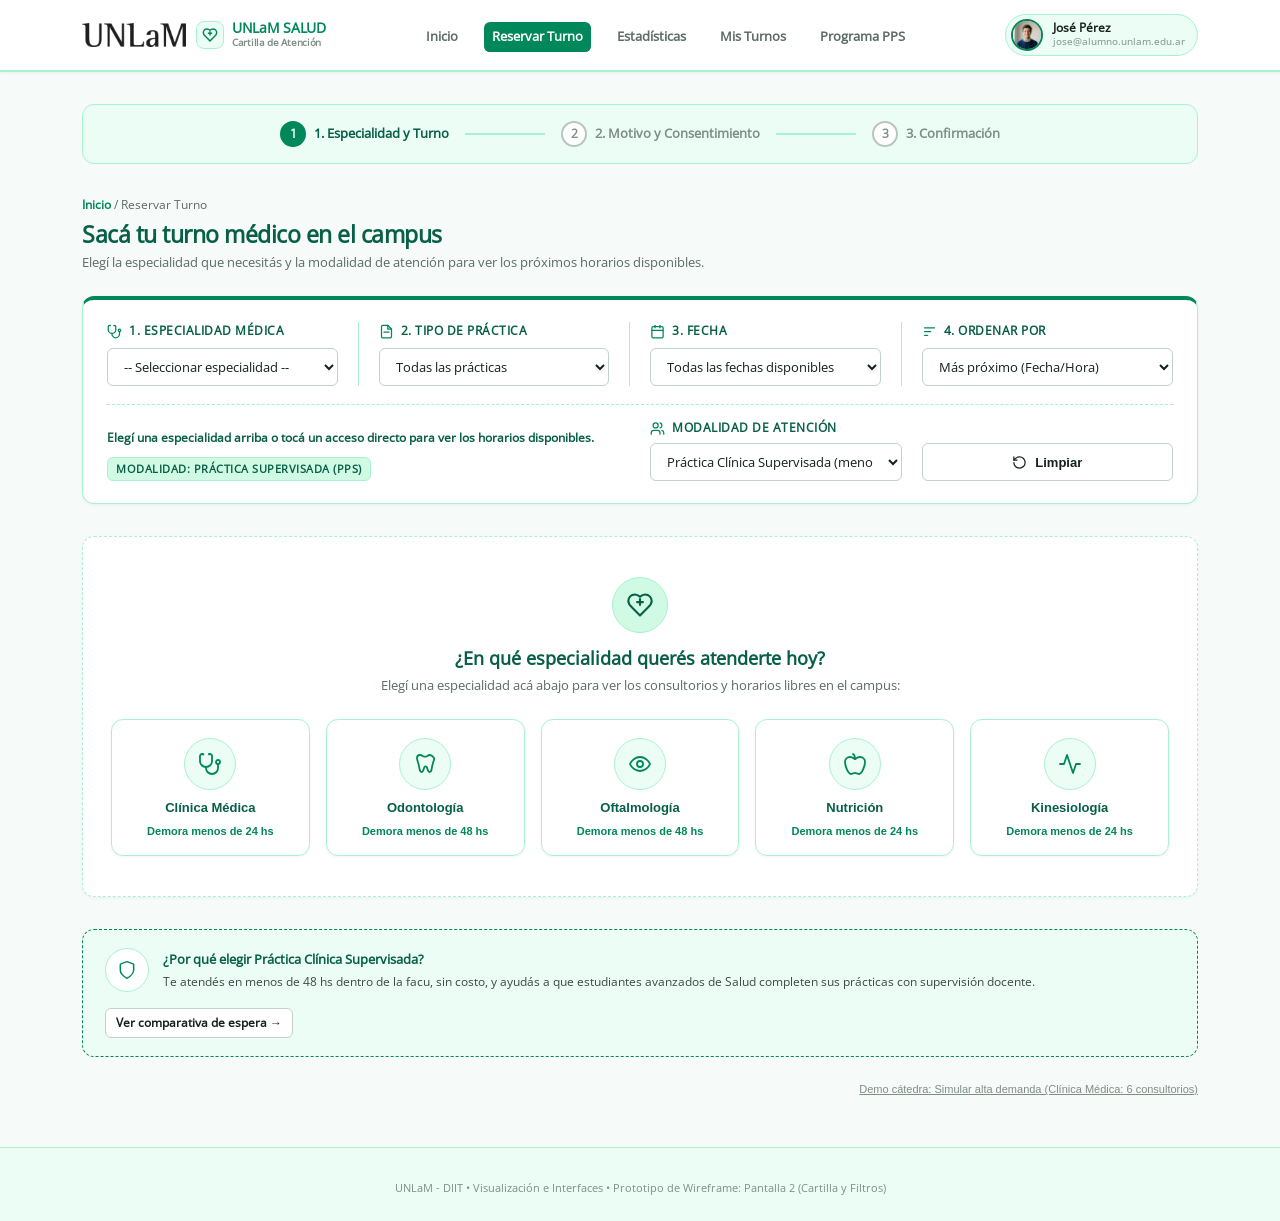
<file: pantalla_2_cartilla.html>
<!DOCTYPE html>
<html lang="es">
<head>
  <meta charset="UTF-8">
  <meta name="viewport" content="width=device-width, initial-scale=1.0">
  <title>Pantalla 2: Cartilla y Filtro de Modalidad - Wireframe UNLaM Salud</title>
  <link rel="stylesheet" href="wireframe-system.css">
  <style>
    /* Barra de filtros superior ("Filtrar primero" - Heurística 7) */
    .filter-bar-container {
      background: var(--wf-surface);
      border: 1px solid var(--verde-borde);
      border-top: 4px solid var(--verde-principal);
      border-radius: var(--radius-md);
      padding: 22px 24px;
      margin-bottom: var(--space-6);
      box-shadow: var(--shadow-sm);
    }

    .filter-grid {
      display: grid;
      grid-template-columns: repeat(4, 1fr);
      gap: 20px;
      align-items: flex-end;
    }

    .filter-col-divider {
      padding-right: 20px;
      border-right: 1px solid var(--verde-borde);
    }
    .filter-col-divider:last-child {
      padding-right: 0;
      border-right: none;
    }

    .filter-label-icon {
      display: flex;
      align-items: center;
      gap: 7px;
      color: var(--verde-oscuro);
      margin-bottom: 8px;
    }

    .filter-footer-grid {
      display: grid;
      grid-template-columns: repeat(4, 1fr);
      gap: 20px;
      align-items: end;
      margin-top: 18px;
      padding-top: 14px;
      border-top: 1px dashed var(--verde-borde);
      font-size: 12px;
    }
    .filter-footer-status {
      grid-column: span 2;
      display: flex;
      align-items: center;
      gap: 10px;
      flex-wrap: wrap;
      min-height: 38px;
    }

    @media (max-width: 992px) {
      .filter-footer-grid {
        grid-template-columns: 1fr 1fr;
        gap: 16px;
      }
      .filter-footer-status {
        grid-column: span 2;
      }
    }
    @media (max-width: 600px) {
      .filter-footer-grid {
        grid-template-columns: 1fr;
      }
      .filter-footer-status {
        grid-column: span 1;
      }
    }

    /* Estado inicial guiado (Evita saturar la vista con todas las tarjetas) */
    .empty-filter-state {
      background: var(--wf-surface);
      border: 1.5px dashed var(--verde-borde);
      border-radius: var(--radius-md);
      padding: 40px 28px;
      text-align: center;
      margin-bottom: var(--space-6);
      box-shadow: var(--shadow-sm);
    }
    .quick-filter-pills {
      display: grid;
      grid-template-columns: repeat(5, 1fr);
      gap: 16px;
      margin-top: 24px;
    }
    .pill-filter-btn {
      background: var(--wf-surface);
      border: 1.5px solid var(--verde-borde);
      border-radius: var(--radius-md);
      padding: 18px 12px;
      font-size: 13px;
      font-weight: 800;
      color: var(--verde-oscuro);
      cursor: pointer;
      transition: all 0.15s ease;
      display: flex;
      flex-direction: column;
      align-items: center;
      gap: 10px;
      text-align: center;
      box-shadow: var(--shadow-sm);
    }
    .pill-filter-btn:hover {
      background: var(--verde-fondo-suave);
      color: var(--verde-oscuro);
      border-color: var(--verde-principal);
      transform: translateY(-2px);
      box-shadow: var(--shadow-accent-sm);
    }
    .pill-filter-icon {
      width: 52px;
      height: 52px;
      border-radius: 50%;
      background: var(--verde-fondo-suave);
      border: 1.5px solid var(--verde-borde);
      color: var(--verde-principal);
      display: inline-flex;
      align-items: center;
      justify-content: center;
      flex-shrink: 0;
    }

    /* Grilla de resultados modular (Gestalt: Semejanza) */
    .catalog-grid {
      display: grid;
      grid-template-columns: repeat(3, 1fr);
      gap: 24px;
      margin-bottom: var(--space-6);
    }

    /* Tarjeta modular con Fecha y Hora en posición dominante (Modelo Miro, Leo, Pienso) */
    .consultorio-card {
      background: var(--wf-surface);
      border: 1px solid var(--wf-border-strong);
      border-radius: var(--radius-md);
      padding: 18px;
      display: flex;
      flex-direction: column;
      justify-content: space-between;
      gap: 14px;
      box-shadow: var(--shadow-sm);
      transition: transform 0.15s ease, box-shadow 0.15s ease, border-color 0.15s ease;
    }
    .consultorio-card:hover {
      transform: translateY(-2px);
      border-color: var(--verde-principal);
      box-shadow: var(--shadow-accent-md);
    }

    /* Bloque dominante de Fecha y Hora (Miro primero) */
    .card-datetime-hero {
      background: var(--verde-fondo-suave);
      border: 1px solid var(--verde-borde);
      border-radius: var(--radius-sm);
      padding: 12px 14px;
      display: flex;
      align-items: center;
      justify-content: space-between;
      gap: 10px;
    }
    .card-datetime-left {
      display: flex;
      align-items: center;
      gap: 10px;
    }
    .card-datetime-icon {
      width: 36px;
      height: 36px;
      border-radius: 50%;
      background: var(--verde-principal);
      color: #ffffff;
      display: inline-flex;
      align-items: center;
      justify-content: center;
      flex-shrink: 0;
    }
    .card-datetime-day {
      font-size: 15px;
      font-weight: 900;
      color: var(--verde-oscuro);
      line-height: 1.15;
    }
    .card-datetime-hour {
      font-size: 13px;
      font-weight: 800;
      color: var(--verde-principal);
      margin-top: 2px;
    }

    /* Info secundaria: Especialidad, subtipo y ubicación */
    .card-line-1 {
      display: flex;
      justify-content: space-between;
      align-items: center;
      gap: 8px;
    }
    .card-title {
      font-size: 14px;
      font-weight: 700;
      color: var(--wf-gray-800);
    }
    .card-location {
      font-size: 11px;
      font-weight: 700;
      color: var(--verde-oscuro);
      background: var(--verde-fondo-suave);
      border: 1px solid var(--verde-borde);
      padding: 3px 9px;
      border-radius: 999px;
      white-space: nowrap;
    }

    /* Línea 2: Etiqueta distintiva de modalidad (Leo) */
    .card-line-2 {
      background: var(--wf-gray-50);
      border-left: 3px solid var(--verde-principal);
      padding: 8px 10px;
      border-radius: 4px;
      font-size: 11.5px;
      line-height: 1.35;
      color: var(--wf-gray-700);
    }

    /* Línea 4: Botón de acción directa (Pienso) */
    .card-line-4 {
      margin-top: 2px;
    }

    @media (max-width: 900px) {
      .catalog-grid {
        grid-template-columns: repeat(2, 1fr);
      }
      .filter-grid {
        grid-template-columns: 1fr 1fr;
        gap: 16px;
      }
      .filter-col-divider {
        padding-right: 0;
        border-right: none;
      }
      .quick-filter-pills {
        grid-template-columns: repeat(2, 1fr);
      }
      .pill-filter-btn:last-child {
        grid-column: span 2;
      }
    }
    @media (max-width: 640px) {
      .catalog-grid {
        grid-template-columns: 1fr;
      }
      .filter-grid {
        grid-template-columns: 1fr;
      }
      .quick-filter-pills {
        grid-template-columns: 1fr;
      }
      .pill-filter-btn:last-child {
        grid-column: span 1;
      }
    }
  </style>
</head>
<body>

  <!-- ==================== HEADER SUPERIOR ==================== -->
  <header class="wf-header" data-heuristic="Consistencia y Estándares (H4)">
    <div class="container wf-header-inner">
      <div style="display: flex; align-items: center; gap: 14px;">
        <button class="wf-menu-toggle" id="menuToggle" aria-label="Abrir menú">☰</button>
        <a href="pantalla_1_home.html" class="wf-logo">
          <img class="wf-logo-image" src="assets/logo-unlam-negro-300x68.png" alt="Universidad Nacional de La Matanza">
          <div class="wf-logo-brand">
            <span class="wf-logo-icon" aria-hidden="true">
              <svg width="16" height="16" viewBox="0 0 24 24" fill="none" stroke="currentColor" stroke-width="2.2" stroke-linecap="round" stroke-linejoin="round">
                <path d="M19 14c1.49-1.46 3-3.21 3-5.5A5.5 5.5 0 0 0 16.5 3c-1.76 0-3 .5-4.5 2-1.5-1.5-2.74-2-4.5-2A5.5 5.5 0 0 0 2 8.5c0 2.3 1.5 4.05 3 5.5l7 7Z"/>
                <path d="M12 7v5"/>
                <path d="M9.5 9.5h5"/>
              </svg>
            </span>
            <div>
              <div class="wf-logo-title">UNLaM SALUD</div>
              <div class="wf-logo-subtitle" style="font-size: 10px; color: var(--wf-gray-500); font-weight: 600; white-space: nowrap;">Cartilla de Atención</div>
            </div>
          </div>
        </a>
      </div>

      <nav aria-label="Navegación principal">
        <ul class="wf-nav" id="mainNav">
          <li><a href="pantalla_1_home.html">Inicio</a></li>
          <li><a href="pantalla_2_cartilla.html" class="active">Reservar Turno</a></li>
          <li><a href="pantalla_5_grafico.html">Estadísticas</a></li>
          <li><a href="pantalla_6_historial.html">Mis Turnos</a></li>
          <li><a href="pantalla_7_programa_pps.html">Programa PPS</a></li>
        </ul>
      </nav>

      <div style="display: flex; align-items: center; gap: 10px;">
        <div class="wf-user-profile" title="José Pérez (jose@alumno.unlam.edu.ar)">
          <div class="wf-avatar">
            <img src="assets/avatars/jose-perez.jpg" alt="Foto de perfil de José Pérez" onerror="this.style.display='none'; this.nextElementSibling.style.display='flex';">
            <span class="wf-avatar-fallback">JP</span>
          </div>
          <div class="wf-user-info">
            <div style="font-weight: 700; line-height: 1;">José Pérez</div>
            <div style="font-size: 10px; color: var(--wf-gray-500);">jose@alumno.unlam.edu.ar</div>
          </div>
        </div>
      </div>
    </div>
  </header>

  <!-- ==================== CONTENIDO PRINCIPAL ==================== -->
  <main class="container">

    <!-- ==================== 1. INDICADOR LINEAL DE PASOS (Gestalt: Continuidad) ==================== -->
    <div class="stepper-container" data-gestalt="Buena Continuidad y Elemento Conectado" data-heuristic="Visibilidad del Estado del Sistema (H1)">
      <div class="step-item active">
        <span class="step-badge">1</span>
        <span>1. Especialidad y Turno</span>
      </div>
      <div class="step-connector"></div>
      <div class="step-item">
        <span class="step-badge">2</span>
        <span>2. Motivo y Consentimiento</span>
      </div>
      <div class="step-connector"></div>
      <div class="step-item">
        <span class="step-badge">3</span>
        <span>3. Confirmación</span>
      </div>
    </div>

    <!-- Título de Sección y migas de pan (Heurística 1) -->
    <div style="margin-bottom: 24px;">
      <div style="font-size: 12px; color: var(--wf-gray-600); margin-bottom: 6px;">
        <a href="pantalla_1_home.html" style="color: var(--verde-principal); text-decoration: none; font-weight: 600;">Inicio</a> / Reservar Turno
      </div>
      <h1 style="font-size: 23px; font-weight: 800; letter-spacing: -0.5px; color: var(--verde-oscuro); margin-bottom: 4px;">Sacá tu turno médico en el campus</h1>
      <p style="font-size: 13px; color: var(--wf-gray-600);">Elegí la especialidad que necesitás y la modalidad de atención para ver los próximos horarios disponibles.</p>
    </div>

    <!-- ==================== BARRA DE FILTROS INTERACTIVA ("Filtrar primero" - Heurística 7) ==================== -->
    <section class="filter-bar-container" data-gestalt="Región Común" data-heuristic="Flexibilidad y Eficiencia (H7)">
      <div class="filter-grid">
        
        <!-- Filtro 1: Selector de Especialidad -->
        <div class="filter-col-divider">
          <label class="wf-label filter-label-icon" for="selectEspecialidad">
            <svg class="wf-svg-icon-sm" style="color: var(--verde-principal);" viewBox="0 0 24 24" aria-hidden="true"><path d="M4.8 2.3A.3.3 0 1 0 5 2H4a2 2 0 0 0-2 2v5a6 6 0 0 0 6 6v0a6 6 0 0 0 6-6V4a2 2 0 0 0-2-2h-1a.2.2 0 1 0 .3.3"/><path d="M8 15v1a6 6 0 0 0 6 6v0a6 6 0 0 0 6-6v-4"/><circle cx="20" cy="10" r="2"/></svg>
            <span>1. Especialidad Médica</span>
          </label>
          <select id="selectEspecialidad" class="wf-select" onchange="aplicarFiltros(true)">
            <option value="">-- Seleccionar especialidad --</option>
            <option value="clinica">Clínica Médica</option>
            <option value="odontologia">Odontología</option>
            <option value="oftalmologia">Oftalmología</option>
            <option value="nutricion">Nutrición</option>
            <option value="kinesiologia">Kinesiología</option>
          </select>
        </div>

        <!-- Filtro 2: Tipo de Práctica -->
        <div class="filter-col-divider">
          <label class="wf-label filter-label-icon" for="selectPractica">
            <svg class="wf-svg-icon-sm" style="color: var(--verde-principal);" viewBox="0 0 24 24" aria-hidden="true"><path d="M14 2H6a2 2 0 0 0-2 2v16a2 2 0 0 0 2 2h12a2 2 0 0 0 2-2V8z"/><polyline points="14 2 14 8 20 8"/><line x1="16" y1="13" x2="8" y2="13"/></svg>
            <span>2. Tipo de Práctica</span>
          </label>
          <select id="selectPractica" class="wf-select" onchange="aplicarFiltros(false)">
            <option value="todas">Todas las prácticas</option>
          </select>
        </div>

        <!-- Filtro 3: Selector de Fecha Exacta -->
        <div class="filter-col-divider">
          <label class="wf-label filter-label-icon" for="selectFecha">
            <svg class="wf-svg-icon-sm" style="color: var(--verde-principal);" viewBox="0 0 24 24" aria-hidden="true"><rect x="3" y="4" width="18" height="18" rx="2"/><line x1="16" y1="2" x2="16" y2="6"/><line x1="8" y1="2" x2="8" y2="6"/><line x1="3" y1="10" x2="21" y2="10"/></svg>
            <span>3. Fecha</span>
          </label>
          <select id="selectFecha" class="wf-select" onchange="aplicarFiltros(false)">
            <option value="todas" selected>Todas las fechas disponibles</option>
            <option value="Mié 25 Nov">Miércoles 25 de Noviembre</option>
            <option value="Jue 26 Nov">Jueves 26 de Noviembre</option>
            <option value="Vie 27 Nov">Viernes 27 de Noviembre</option>
          </select>
        </div>

        <!-- Filtro 4: Ordenamiento -->
        <div class="filter-col-divider">
          <label class="wf-label filter-label-icon" for="selectOrdenCartilla">
            <svg class="wf-svg-icon-sm" style="color: var(--verde-principal);" viewBox="0 0 24 24" aria-hidden="true"><line x1="4" y1="6" x2="20" y2="6"/><line x1="4" y1="12" x2="14" y2="12"/><line x1="4" y1="18" x2="9" y2="18"/></svg>
            <span>4. Ordenar por</span>
          </label>
          <select id="selectOrdenCartilla" class="wf-select" onchange="aplicarFiltros(false)">
            <option value="cronologico" selected>Más próximo (Fecha/Hora)</option>
            <option value="practica">Tipo de práctica (A–Z)</option>
          </select>
        </div>

      </div>

      <!-- Fila unificada de modalidad, conteo y limpieza alineada con las columnas superiores -->
      <div class="filter-footer-grid">
        <div class="filter-footer-status">
          <div id="conteoResultados" style="color: var(--verde-oscuro); font-weight: 600;">
            Elegí una especialidad arriba o tocá un acceso directo para ver los horarios disponibles.
          </div>
          <span class="wf-badge wf-badge-dark" id="badgeModalidadActiva">Modalidad: Práctica Supervisada (PPS)</span>
        </div>
        <div>
          <label class="wf-label filter-label-icon" for="selectModalidad" style="margin-bottom: 6px;">
            <svg class="wf-svg-icon-sm" style="color: var(--verde-principal);" viewBox="0 0 24 24" aria-hidden="true"><path d="M16 21v-2a4 4 0 0 0-4-4H6a4 4 0 0 0-4 4v2"/><circle cx="9" cy="7" r="4"/><path d="M22 21v-2a4 4 0 0 0-3-3.87"/><path d="M16 3.13a4 4 0 0 1 0 7.75"/></svg>
            <span>Modalidad de Atención</span>
          </label>
          <select id="selectModalidad" class="wf-select" onchange="aplicarFiltros(false)">
            <option value="pps" selected>Práctica Clínica Supervisada (menos de 48 hs)</option>
            <option value="graduado">Profesional Graduado (7 a 14 días)</option>
          </select>
        </div>
        <div>
          <button type="button" class="wf-btn wf-btn-secondary" style="width: 100%; height: 38px;" onclick="resetFiltros()">
            <svg class="wf-svg-icon-sm" viewBox="0 0 24 24" aria-hidden="true">
              <path d="M3 12a9 9 0 1 0 9-9 9.75 9.75 0 0 0-6.74 2.74L3 8"/>
              <path d="M3 3v5h5"/>
            </svg>
            Limpiar
          </button>
        </div>
      </div>
    </section>

    <!-- ==================== ESTADO INICIAL SIN SATURACIÓN (Progressive Disclosure) ==================== -->
    <section id="estadoInicialCartilla" class="empty-filter-state" data-heuristic="Diseño Estético y Minimalista (H8)">
      <div class="wf-icon-circle-lg" style="margin: 0 auto 14px;" aria-hidden="true">
        <svg class="wf-svg-icon" style="width: 28px; height: 28px;" viewBox="0 0 24 24">
          <path d="M19 14c1.49-1.46 3-3.21 3-5.5A5.5 5.5 0 0 0 16.5 3c-1.76 0-3 .5-4.5 2-1.5-1.5-2.74-2-4.5-2A5.5 5.5 0 0 0 2 8.5c0 2.3 1.5 4.05 3 5.5l7 7Z"/>
          <path d="M12 7v5"/>
          <path d="M9.5 9.5h5"/>
        </svg>
      </div>
      <h2 style="font-size: 18px; font-weight: 800; color: var(--verde-oscuro); margin-bottom: 6px;">
        ¿En qué especialidad querés atenderte hoy?
      </h2>
      <p style="font-size: 13px; color: var(--wf-gray-600); max-width: 520px; margin: 0 auto;">
        Elegí una especialidad acá abajo para ver los consultorios y horarios libres en el campus:
      </p>
      <div class="quick-filter-pills">
        <button type="button" class="pill-filter-btn" onclick="seleccionarRapido('clinica')">
          <span class="pill-filter-icon" aria-hidden="true">
            <svg class="wf-svg-icon" style="width: 24px; height: 24px;" viewBox="0 0 24 24"><path d="M4.8 2.3A.3.3 0 1 0 5 2H4a2 2 0 0 0-2 2v5a6 6 0 0 0 6 6v0a6 6 0 0 0 6-6V4a2 2 0 0 0-2-2h-1a.2.2 0 1 0 .3.3"/><path d="M8 15v1a6 6 0 0 0 6 6v0a6 6 0 0 0 6-6v-4"/><circle cx="20" cy="10" r="2"/></svg>
          </span>
          <span>Clínica Médica</span>
          <span style="font-size: 11px; font-weight: 600; color: var(--verde-principal);">Demora menos de 24 hs</span>
        </button>
        <button type="button" class="pill-filter-btn" onclick="seleccionarRapido('odontologia')">
          <span class="pill-filter-icon" aria-hidden="true">
            <svg class="wf-svg-icon" style="width: 24px; height: 24px;" viewBox="0 0 24 24"><path d="M7 3c-1.7 0-3 1.4-3 3.2 0 1.4.6 3.1 1.2 4.8.7 2.2 1.2 4.6 1.5 7 .2 1.2 1.1 2 2 2 .8 0 1.3-.7 1.7-2l.8-2.6c.2-.6.8-1 1.4-1s1.2.4 1.4 1l.8 2.6c.4 1.3.9 2 1.7 2 .9 0 1.8-.8 2-2 .3-2.4.8-4.8 1.5-7 .6-1.7 1.2-3.4 1.2-4.8C20 4.4 18.7 3 17 3c-1.3 0-2.3.7-3.2 1.2-.6.3-1.2.5-1.8.5s-1.2-.2-1.8-.5C9.3 3.7 8.3 3 7 3Z"/></svg>
          </span>
          <span>Odontología</span>
          <span style="font-size: 11px; font-weight: 600; color: var(--verde-principal);">Demora menos de 48 hs</span>
        </button>
        <button type="button" class="pill-filter-btn" onclick="seleccionarRapido('oftalmologia')">
          <span class="pill-filter-icon" aria-hidden="true">
            <svg class="wf-svg-icon" style="width: 24px; height: 24px;" viewBox="0 0 24 24"><path d="M2 12s3-7 10-7 10 7 10 7-3 7-10 7-10-7-10-7Z"/><circle cx="12" cy="12" r="3"/></svg>
          </span>
          <span>Oftalmología</span>
          <span style="font-size: 11px; font-weight: 600; color: var(--verde-principal);">Demora menos de 48 hs</span>
        </button>
        <button type="button" class="pill-filter-btn" onclick="seleccionarRapido('nutricion')">
          <span class="pill-filter-icon" aria-hidden="true">
            <svg class="wf-svg-icon" style="width: 24px; height: 24px;" viewBox="0 0 24 24"><path d="M12 20.94c1.5 0 2.75 1.06 4 1.06 3 0 6-8 6-12.22A4.91 4.91 0 0 0 17 5c-2.22 0-4 1.44-5 2-1-.56-2.78-2-5-2a4.9 4.9 0 0 0-5 4.78C2 14 5 22 8 22c1.25 0 2.5-1.06 4-1.06Z"/><path d="M10 2c1 .5 2 2 2 5"/></svg>
          </span>
          <span>Nutrición</span>
          <span style="font-size: 11px; font-weight: 600; color: var(--verde-principal);">Demora menos de 24 hs</span>
        </button>
        <button type="button" class="pill-filter-btn" onclick="seleccionarRapido('kinesiologia')">
          <span class="pill-filter-icon" aria-hidden="true">
            <svg class="wf-svg-icon" style="width: 24px; height: 24px;" viewBox="0 0 24 24"><path d="M22 12h-4l-3 9L9 3l-3 9H2"/></svg>
          </span>
          <span>Kinesiología</span>
          <span style="font-size: 11px; font-weight: 600; color: var(--verde-principal);">Demora menos de 24 hs</span>
        </button>
      </div>
    </section>

    <!-- ==================== GRILLA DE RESULTADOS (Se despliega al filtrar - Heurística 8) ==================== -->
    <section id="seccionResultados" style="display: none;" data-gestalt="Semejanza y Proximidad" data-heuristic="Diseño Minimalista (H8)">
      <div class="catalog-grid" id="catalogCards">

        <!-- Tarjeta 1: Clínica Médica — General -->
        <article class="consultorio-card" data-esp="clinica" data-practica="General" data-box="1" data-doctor="Dr. R. Gómez" data-slot-pps="Mié 25 Nov — 10:30 hs" data-dia="Mié 25 Nov" data-hora="10:30 hs">
          <div class="card-datetime-hero">
            <div class="card-datetime-left">
              <span class="card-datetime-icon" aria-hidden="true">
                <svg class="wf-svg-icon-sm" style="width: 17px; height: 17px;" viewBox="0 0 24 24"><rect x="3" y="4" width="18" height="18" rx="2"/><line x1="16" y1="2" x2="16" y2="6"/><line x1="8" y1="2" x2="8" y2="6"/><line x1="3" y1="10" x2="21" y2="10"/></svg>
              </span>
              <div>
                <div class="card-datetime-day">Mié 25 Nov</div>
                <div class="card-datetime-hour">10:30 hs</div>
              </div>
            </div>
            <span class="wf-badge wf-badge-dark" style="font-size: 9px;">Disponible</span>
          </div>
          <div class="card-line-1">
            <div class="card-title">Clínica Médica — General</div>
            <div class="card-location">Box 1 • PB Salud</div>
          </div>
          <div class="card-line-2">
            <strong>Práctica PPS:</strong> Supervisa Dr. R. Gómez + 2 alumnos avanzados.
          </div>
          <div class="card-line-4">
            <a href="pantalla_3_formulario.html?esp=clinica&box=1&mod=pps&dia=Mi%C3%A9%2025%20Nov&hora=10%3A30%20hs" class="wf-btn wf-btn-primary wf-btn-block">
              Continuar con este turno →
            </a>
          </div>
        </article>

        <!-- Tarjeta 2: Odontología -->
        <article class="consultorio-card" data-esp="odontologia" data-practica="Preventiva" data-box="2" data-doctor="Dra. M. Benítez" data-slot-pps="Jue 26 Nov — 14:00 hs" data-dia="Jue 26 Nov" data-hora="14:00 hs">
          <div class="card-datetime-hero">
            <div class="card-datetime-left">
              <span class="card-datetime-icon" aria-hidden="true">
                <svg class="wf-svg-icon-sm" style="width: 17px; height: 17px;" viewBox="0 0 24 24"><rect x="3" y="4" width="18" height="18" rx="2"/><line x1="16" y1="2" x2="16" y2="6"/><line x1="8" y1="2" x2="8" y2="6"/><line x1="3" y1="10" x2="21" y2="10"/></svg>
              </span>
              <div>
                <div class="card-datetime-day">Jue 26 Nov</div>
                <div class="card-datetime-hour">14:00 hs</div>
              </div>
            </div>
            <span class="wf-badge wf-badge-dark" style="font-size: 9px;">Disponible</span>
          </div>
          <div class="card-line-1">
            <div class="card-title">Odontología — Preventiva</div>
            <div class="card-location">Box 2 • PB Salud</div>
          </div>
          <div class="card-line-2">
            <strong>Práctica PPS:</strong> Supervisa Dra. M. Benítez + 2 practicantes.
          </div>
          <div class="card-line-4">
            <a href="pantalla_3_formulario.html?esp=odontologia&box=2&mod=pps&dia=Jue%2026%20Nov&hora=14%3A00%20hs" class="wf-btn wf-btn-primary wf-btn-block">
              Continuar con este turno →
            </a>
          </div>
        </article>

        <!-- Tarjeta 3: Oftalmología -->
        <article class="consultorio-card" data-esp="oftalmologia" data-practica="Agudeza Visual" data-box="3" data-doctor="Dr. F. Rossi" data-slot-pps="Vie 27 Nov — 09:30 hs" data-dia="Vie 27 Nov" data-hora="09:30 hs">
          <div class="card-datetime-hero">
            <div class="card-datetime-left">
              <span class="card-datetime-icon" aria-hidden="true">
                <svg class="wf-svg-icon-sm" style="width: 17px; height: 17px;" viewBox="0 0 24 24"><rect x="3" y="4" width="18" height="18" rx="2"/><line x1="16" y1="2" x2="16" y2="6"/><line x1="8" y1="2" x2="8" y2="6"/><line x1="3" y1="10" x2="21" y2="10"/></svg>
              </span>
              <div>
                <div class="card-datetime-day">Vie 27 Nov</div>
                <div class="card-datetime-hour">09:30 hs</div>
              </div>
            </div>
            <span class="wf-badge wf-badge-dark" style="font-size: 9px;">Disponible</span>
          </div>
          <div class="card-line-1">
            <div class="card-title">Oftalmología — Agudeza Visual</div>
            <div class="card-location">Box 3 • PB Salud</div>
          </div>
          <div class="card-line-2">
            <strong>Práctica PPS:</strong> Supervisa Dr. F. Rossi + 1 practicante avanzado.
          </div>
          <div class="card-line-4">
            <a href="pantalla_3_formulario.html?esp=oftalmologia&box=3&mod=pps&dia=Vie%2027%20Nov&hora=09%3A30%20hs" class="wf-btn wf-btn-primary wf-btn-block">
              Continuar con este turno →
            </a>
          </div>
        </article>

        <!-- Tarjeta 4: Nutrición y Antropometría -->
        <article class="consultorio-card" data-esp="nutricion" data-practica="Antropometría" data-box="4" data-doctor="Lic. C. Morales" data-slot-pps="Jue 26 Nov — 15:30 hs" data-dia="Jue 26 Nov" data-hora="15:30 hs">
          <div class="card-datetime-hero">
            <div class="card-datetime-left">
              <span class="card-datetime-icon" aria-hidden="true">
                <svg class="wf-svg-icon-sm" style="width: 17px; height: 17px;" viewBox="0 0 24 24"><rect x="3" y="4" width="18" height="18" rx="2"/><line x1="16" y1="2" x2="16" y2="6"/><line x1="8" y1="2" x2="8" y2="6"/><line x1="3" y1="10" x2="21" y2="10"/></svg>
              </span>
              <div>
                <div class="card-datetime-day">Jue 26 Nov</div>
                <div class="card-datetime-hour">15:30 hs</div>
              </div>
            </div>
            <span class="wf-badge wf-badge-dark" style="font-size: 9px;">Disponible</span>
          </div>
          <div class="card-line-1">
            <div class="card-title">Nutrición — Antropometría</div>
            <div class="card-location">Box 4 • PB Salud</div>
          </div>
          <div class="card-line-2">
            <strong>Práctica PPS:</strong> Supervisa Lic. C. Morales + 2 alumnas de Nutrición.
          </div>
          <div class="card-line-4">
            <a href="pantalla_3_formulario.html?esp=nutricion&box=4&mod=pps&dia=Jue%2026%20Nov&hora=15%3A30%20hs" class="wf-btn wf-btn-primary wf-btn-block">
              Continuar con este turno →
            </a>
          </div>
        </article>

        <!-- Tarjeta 5: Kinesiología y Postura -->
        <article class="consultorio-card" data-esp="kinesiologia" data-practica="Postura" data-box="5" data-doctor="Lic. G. López" data-slot-pps="Vie 27 Nov — 11:30 hs" data-dia="Vie 27 Nov" data-hora="11:30 hs">
          <div class="card-datetime-hero">
            <div class="card-datetime-left">
              <span class="card-datetime-icon" aria-hidden="true">
                <svg class="wf-svg-icon-sm" style="width: 17px; height: 17px;" viewBox="0 0 24 24"><rect x="3" y="4" width="18" height="18" rx="2"/><line x1="16" y1="2" x2="16" y2="6"/><line x1="8" y1="2" x2="8" y2="6"/><line x1="3" y1="10" x2="21" y2="10"/></svg>
              </span>
              <div>
                <div class="card-datetime-day">Vie 27 Nov</div>
                <div class="card-datetime-hour">11:30 hs</div>
              </div>
            </div>
            <span class="wf-badge wf-badge-dark" style="font-size: 9px;">Disponible</span>
          </div>
          <div class="card-line-1">
            <div class="card-title">Kinesiología — Postura</div>
            <div class="card-location">Box 5 • PB Salud</div>
          </div>
          <div class="card-line-2">
            <strong>Práctica PPS:</strong> Supervisa Lic. G. López + 2 practicantes.
          </div>
          <div class="card-line-4">
            <a href="pantalla_3_formulario.html?esp=kinesiologia&box=5&mod=pps&dia=Vie%2027%20Nov&hora=11%3A30%20hs" class="wf-btn wf-btn-primary wf-btn-block">
              Continuar con este turno →
            </a>
          </div>
        </article>

        <!-- Tarjeta 6: Clínica Médica B (Control y Apto) -->
        <article class="consultorio-card" data-esp="clinica" data-practica="Aptos" data-box="6" data-doctor="Dra. A. Vega" data-slot-pps="Mié 25 Nov — 16:30 hs" data-dia="Mié 25 Nov" data-hora="16:30 hs">
          <div class="card-datetime-hero">
            <div class="card-datetime-left">
              <span class="card-datetime-icon" aria-hidden="true">
                <svg class="wf-svg-icon-sm" style="width: 17px; height: 17px;" viewBox="0 0 24 24"><rect x="3" y="4" width="18" height="18" rx="2"/><line x1="16" y1="2" x2="16" y2="6"/><line x1="8" y1="2" x2="8" y2="6"/><line x1="3" y1="10" x2="21" y2="10"/></svg>
              </span>
              <div>
                <div class="card-datetime-day">Mié 25 Nov</div>
                <div class="card-datetime-hour">16:30 hs</div>
              </div>
            </div>
            <span class="wf-badge wf-badge-dark" style="font-size: 9px;">Disponible</span>
          </div>
          <div class="card-line-1">
            <div class="card-title">Clínica Médica — Aptos</div>
            <div class="card-location">Box 6 • PB Salud</div>
          </div>
          <div class="card-line-2">
            <strong>Práctica PPS:</strong> Supervisa Dra. A. Vega + 2 practicantes.
          </div>
          <div class="card-line-4">
            <a href="pantalla_3_formulario.html?esp=clinica&box=6&mod=pps&dia=Mi%C3%A9%2025%20Nov&hora=16%3A30%20hs" class="wf-btn wf-btn-primary wf-btn-block">
              Continuar con este turno →
            </a>
          </div>
        </article>

        <!-- Tarjeta 7: Clínica Médica C (Control General) -->
        <article class="consultorio-card" data-esp="clinica" data-practica="General" data-box="7" data-doctor="Dr. E. Castro" data-slot-pps="Jue 26 Nov — 11:00 hs" data-dia="Jue 26 Nov" data-hora="11:00 hs">
          <div class="card-datetime-hero">
            <div class="card-datetime-left">
              <span class="card-datetime-icon" aria-hidden="true">
                <svg class="wf-svg-icon-sm" style="width: 17px; height: 17px;" viewBox="0 0 24 24"><rect x="3" y="4" width="18" height="18" rx="2"/><line x1="16" y1="2" x2="16" y2="6"/><line x1="8" y1="2" x2="8" y2="6"/><line x1="3" y1="10" x2="21" y2="10"/></svg>
              </span>
              <div>
                <div class="card-datetime-day">Jue 26 Nov</div>
                <div class="card-datetime-hour">11:00 hs</div>
              </div>
            </div>
            <span class="wf-badge wf-badge-dark" style="font-size: 9px;">Disponible</span>
          </div>
          <div class="card-line-1">
            <div class="card-title">Clínica Médica — General</div>
            <div class="card-location">Box 7 • PB Salud</div>
          </div>
          <div class="card-line-2">
            <strong>Práctica PPS:</strong> Supervisa Dr. E. Castro + 2 practicantes.
          </div>
          <div class="card-line-4">
            <a href="pantalla_3_formulario.html?esp=clinica&box=7&mod=pps&dia=Jue%2026%20Nov&hora=11%3A00%20hs" class="wf-btn wf-btn-primary wf-btn-block">
              Continuar con este turno →
            </a>
          </div>
        </article>

        <!-- Tarjeta 8: Odontología B (Profilaxis) -->
        <article class="consultorio-card" data-esp="odontologia" data-practica="Profilaxis" data-box="8" data-doctor="Dr. S. Díaz" data-slot-pps="Vie 27 Nov — 16:00 hs" data-dia="Vie 27 Nov" data-hora="16:00 hs">
          <div class="card-datetime-hero">
            <div class="card-datetime-left">
              <span class="card-datetime-icon" aria-hidden="true">
                <svg class="wf-svg-icon-sm" style="width: 17px; height: 17px;" viewBox="0 0 24 24"><rect x="3" y="4" width="18" height="18" rx="2"/><line x1="16" y1="2" x2="16" y2="6"/><line x1="8" y1="2" x2="8" y2="6"/><line x1="3" y1="10" x2="21" y2="10"/></svg>
              </span>
              <div>
                <div class="card-datetime-day">Vie 27 Nov</div>
                <div class="card-datetime-hour">16:00 hs</div>
              </div>
            </div>
            <span class="wf-badge wf-badge-dark" style="font-size: 9px;">Disponible</span>
          </div>
          <div class="card-line-1">
            <div class="card-title">Odontología — Profilaxis</div>
            <div class="card-location">Box 8 • PB Salud</div>
          </div>
          <div class="card-line-2">
            <strong>Práctica PPS:</strong> Supervisa Dr. S. Díaz + 2 practicantes.
          </div>
          <div class="card-line-4">
            <a href="pantalla_3_formulario.html?esp=odontologia&box=8&mod=pps&dia=Vie%2027%20Nov&hora=16%3A00%20hs" class="wf-btn wf-btn-primary wf-btn-block">
              Continuar con este turno →
            </a>
          </div>
        </article>

        <!-- Tarjeta 9: Clínica Médica D (Triage Preventivo) -->
        <article class="consultorio-card" data-esp="clinica" data-practica="Triage" data-box="9" data-doctor="Dra. L. Romero" data-slot-pps="Mié 25 Nov — 14:30 hs" data-dia="Mié 25 Nov" data-hora="14:30 hs">
          <div class="card-datetime-hero">
            <div class="card-datetime-left">
              <span class="card-datetime-icon" aria-hidden="true">
                <svg class="wf-svg-icon-sm" style="width: 17px; height: 17px;" viewBox="0 0 24 24"><rect x="3" y="4" width="18" height="18" rx="2"/><line x1="16" y1="2" x2="16" y2="6"/><line x1="8" y1="2" x2="8" y2="6"/><line x1="3" y1="10" x2="21" y2="10"/></svg>
              </span>
              <div>
                <div class="card-datetime-day">Mié 25 Nov</div>
                <div class="card-datetime-hour">14:30 hs</div>
              </div>
            </div>
            <span class="wf-badge wf-badge-dark" style="font-size: 9px;">Disponible</span>
          </div>
          <div class="card-line-1">
            <div class="card-title">Clínica Médica — Triage</div>
            <div class="card-location">Box 9 • PB Salud</div>
          </div>
          <div class="card-line-2">
            <strong>Práctica PPS:</strong> Supervisa Dra. L. Romero + 2 practicantes.
          </div>
          <div class="card-line-4">
            <a href="pantalla_3_formulario.html?esp=clinica&box=9&mod=pps&dia=Mi%C3%A9%2025%20Nov&hora=14%3A30%20hs" class="wf-btn wf-btn-primary wf-btn-block">
              Continuar con este turno →
            </a>
          </div>
        </article>

        <!-- Tarjeta 10: Odontología C (Diagnóstico) -->
        <article class="consultorio-card" data-esp="odontologia" data-practica="Diagnóstico" data-box="10" data-doctor="Dra. P. Navarro" data-slot-pps="Mié 25 Nov — 09:00 hs" data-dia="Mié 25 Nov" data-hora="09:00 hs">
          <div class="card-datetime-hero">
            <div class="card-datetime-left">
              <span class="card-datetime-icon" aria-hidden="true">
                <svg class="wf-svg-icon-sm" style="width: 17px; height: 17px;" viewBox="0 0 24 24"><rect x="3" y="4" width="18" height="18" rx="2"/><line x1="16" y1="2" x2="16" y2="6"/><line x1="8" y1="2" x2="8" y2="6"/><line x1="3" y1="10" x2="21" y2="10"/></svg>
              </span>
              <div>
                <div class="card-datetime-day">Mié 25 Nov</div>
                <div class="card-datetime-hour">09:00 hs</div>
              </div>
            </div>
            <span class="wf-badge wf-badge-dark" style="font-size: 9px;">Disponible</span>
          </div>
          <div class="card-line-1">
            <div class="card-title">Odontología — Diagnóstico</div>
            <div class="card-location">Box 10 • PB Salud</div>
          </div>
          <div class="card-line-2">
            <strong>Práctica PPS:</strong> Supervisa Dra. P. Navarro + 2 practicantes.
          </div>
          <div class="card-line-4">
            <a href="pantalla_3_formulario.html?esp=odontologia&box=10&mod=pps&dia=Mi%C3%A9%2025%20Nov&hora=09%3A00%20hs" class="wf-btn wf-btn-primary wf-btn-block">
              Continuar con este turno →
            </a>
          </div>
        </article>

        <!-- Tarjeta 11: Nutrición Deportiva -->
        <article class="consultorio-card" data-esp="nutricion" data-practica="Deportiva" data-box="11" data-doctor="Lic. M. Suárez" data-slot-pps="Jue 26 Nov — 16:00 hs" data-dia="Jue 26 Nov" data-hora="16:00 hs">
          <div class="card-datetime-hero">
            <div class="card-datetime-left">
              <span class="card-datetime-icon" aria-hidden="true">
                <svg class="wf-svg-icon-sm" style="width: 17px; height: 17px;" viewBox="0 0 24 24"><rect x="3" y="4" width="18" height="18" rx="2"/><line x1="16" y1="2" x2="16" y2="6"/><line x1="8" y1="2" x2="8" y2="6"/><line x1="3" y1="10" x2="21" y2="10"/></svg>
              </span>
              <div>
                <div class="card-datetime-day">Jue 26 Nov</div>
                <div class="card-datetime-hour">16:00 hs</div>
              </div>
            </div>
            <span class="wf-badge wf-badge-dark" style="font-size: 9px;">Disponible</span>
          </div>
          <div class="card-line-1">
            <div class="card-title">Nutrición — Deportiva</div>
            <div class="card-location">Box 11 • PB Salud</div>
          </div>
          <div class="card-line-2">
            <strong>Práctica PPS:</strong> Supervisa Lic. M. Suárez + 2 practicantes.
          </div>
          <div class="card-line-4">
            <a href="pantalla_3_formulario.html?esp=nutricion&box=11&mod=pps&dia=Jue%2026%20Nov&hora=16%3A00%20hs" class="wf-btn wf-btn-primary wf-btn-block">
              Continuar con este turno →
            </a>
          </div>
        </article>

        <!-- Tarjeta 12: Kinesiología y Ergonomía -->
        <article class="consultorio-card" data-esp="kinesiologia" data-practica="Ergonomía" data-box="12" data-doctor="Lic. F. Herrera" data-slot-pps="Vie 27 Nov — 14:00 hs" data-dia="Vie 27 Nov" data-hora="14:00 hs">
          <div class="card-datetime-hero">
            <div class="card-datetime-left">
              <span class="card-datetime-icon" aria-hidden="true">
                <svg class="wf-svg-icon-sm" style="width: 17px; height: 17px;" viewBox="0 0 24 24"><rect x="3" y="4" width="18" height="18" rx="2"/><line x1="16" y1="2" x2="16" y2="6"/><line x1="8" y1="2" x2="8" y2="6"/><line x1="3" y1="10" x2="21" y2="10"/></svg>
              </span>
              <div>
                <div class="card-datetime-day">Vie 27 Nov</div>
                <div class="card-datetime-hour">14:00 hs</div>
              </div>
            </div>
            <span class="wf-badge wf-badge-dark" style="font-size: 9px;">Disponible</span>
          </div>
          <div class="card-line-1">
            <div class="card-title">Kinesiología — Ergonomía</div>
            <div class="card-location">Box 12 • PB Salud</div>
          </div>
          <div class="card-line-2">
            <strong>Práctica PPS:</strong> Supervisa Lic. F. Herrera + 2 practicantes.
          </div>
          <div class="card-line-4">
            <a href="pantalla_3_formulario.html?esp=kinesiologia&box=12&mod=pps&dia=Vie%2027%20Nov&hora=14%3A00%20hs" class="wf-btn wf-btn-primary wf-btn-block">
              Continuar con este turno →
            </a>
          </div>
        </article>

        <!-- Tarjeta 13: Clínica Médica — Consulta de Demanda Espontánea -->
        <article class="consultorio-card" data-esp="clinica" data-practica="Demanda Espontánea" data-box="4" data-doctor="Dra. S. Méndez" data-slot-pps="Vie 27 Nov — 15:00 hs" data-dia="Vie 27 Nov" data-hora="15:00 hs">
          <div class="card-datetime-hero">
            <div class="card-datetime-left">
              <span class="card-datetime-icon" aria-hidden="true">
                <svg class="wf-svg-icon-sm" style="width: 17px; height: 17px;" viewBox="0 0 24 24"><rect x="3" y="4" width="18" height="18" rx="2"/><line x1="16" y1="2" x2="16" y2="6"/><line x1="8" y1="2" x2="8" y2="6"/><line x1="3" y1="10" x2="21" y2="10"/></svg>
              </span>
              <div>
                <div class="card-datetime-day">Vie 27 Nov</div>
                <div class="card-datetime-hour">15:00 hs</div>
              </div>
            </div>
            <span class="wf-badge wf-badge-dark" style="font-size: 9px;">Disponible</span>
          </div>
          <div class="card-line-1">
            <div class="card-title">Clínica Médica — Demanda Espontánea</div>
            <div class="card-location">Box 4 • PB Salud</div>
          </div>
          <div class="card-line-2">
            <strong>Práctica PPS:</strong> Supervisa Dra. S. Méndez + 2 practicantes.
          </div>
          <div class="card-line-4">
            <a href="pantalla_3_formulario.html?esp=clinica&box=4&mod=pps&dia=Vie%2027%20Nov&hora=15%3A00%20hs" class="wf-btn wf-btn-primary wf-btn-block">
              Continuar con este turno →
            </a>
          </div>
        </article>

        <!-- Tarjeta 14: Clínica Médica — Prevención Cardiovascular -->
        <article class="consultorio-card" data-esp="clinica" data-practica="Prevención" data-box="8" data-doctor="Dr. H. Blanco" data-slot-pps="Jue 26 Nov — 16:30 hs" data-dia="Jue 26 Nov" data-hora="16:30 hs">
          <div class="card-datetime-hero">
            <div class="card-datetime-left">
              <span class="card-datetime-icon" aria-hidden="true">
                <svg class="wf-svg-icon-sm" style="width: 17px; height: 17px;" viewBox="0 0 24 24"><rect x="3" y="4" width="18" height="18" rx="2"/><line x1="16" y1="2" x2="16" y2="6"/><line x1="8" y1="2" x2="8" y2="6"/><line x1="3" y1="10" x2="21" y2="10"/></svg>
              </span>
              <div>
                <div class="card-datetime-day">Jue 26 Nov</div>
                <div class="card-datetime-hour">16:30 hs</div>
              </div>
            </div>
            <span class="wf-badge wf-badge-dark" style="font-size: 9px;">Disponible</span>
          </div>
          <div class="card-line-1">
            <div class="card-title">Clínica Médica — Prevención</div>
            <div class="card-location">Box 8 • PB Salud</div>
          </div>
          <div class="card-line-2">
            <strong>Práctica PPS:</strong> Supervisa Dr. H. Blanco + 2 practicantes.
          </div>
          <div class="card-line-4">
            <a href="pantalla_3_formulario.html?esp=clinica&box=8&mod=pps&dia=Jue%2026%20Nov&hora=16%3A30%20hs" class="wf-btn wf-btn-primary wf-btn-block">
              Continuar con este turno →
            </a>
          </div>
        </article>

      </div>
    </section>

    <!-- Banner informativo (Diseño Emocional: Confianza y Solidaridad - Don Norman) -->
    <div style="background: var(--verde-fondo-suave); border: 1.5px dashed var(--verde-principal); padding: 18px 22px; border-radius: var(--radius-md); font-size: 13px; display: flex; align-items: center; justify-content: space-between; gap: 16px; flex-wrap: wrap;">
      <div style="display: flex; align-items: center; gap: 14px;">
        <div class="wf-icon-circle" style="background: var(--wf-surface);" aria-hidden="true">
          <svg class="wf-svg-icon" style="width: 20px; height: 20px;" viewBox="0 0 24 24"><path d="M12 22s8-4 8-10V5l-8-3-8 3v7c0 6 8 10 8 10z"/></svg>
        </div>
        <div>
          <strong style="color: var(--verde-oscuro);">¿Por qué elegir Práctica Clínica Supervisada?</strong>
          <p style="color: var(--wf-gray-700); margin-top: 3px; font-size: 12px;">
            Te atendés en menos de 48 hs dentro de la facu, sin costo, y ayudás a que estudiantes avanzados de Salud completen sus prácticas con supervisión docente.
          </p>
        </div>
      </div>
      <a href="pantalla_5_grafico.html" class="wf-btn wf-btn-secondary wf-btn-sm" style="white-space: nowrap;">
        Ver comparativa de espera →
      </a>
    </div>

    <!-- Acceso discreto de demostración al pie -->
    <div style="margin-top: 18px; text-align: right;">
      <button type="button" onclick="simularAltaOferta()" style="background: none; border: none; padding: 0; font-size: 11px; color: var(--wf-gray-500); text-decoration: underline; cursor: pointer;">
        Demo cátedra: Simular alta demanda (Clínica Médica: 6 consultorios)
      </button>
    </div>

  </main>

  <!-- ==================== FOOTER ==================== -->
  <footer class="wf-footer">
    <div class="container" style="text-align: center; font-size: 11px; color: var(--wf-gray-500);">
      UNLaM - DIIT • Visualización e Interfaces • Prototipo de Wireframe: Pantalla 2 (Cartilla y Filtros)
    </div>
  </footer>

  <script>
    // Regla del Stepper: activa variante vertical automáticamente si el flujo supera los 3 pasos
    document.querySelectorAll('.stepper-container').forEach(stepper => {
      if (stepper.querySelectorAll('.step-item').length > 3) {
        stepper.classList.add('stepper--vertical');
      }
    });

    function obtenerTimestampCard(card) {
      const meses = { 'ene': 1, 'feb': 2, 'mar': 3, 'abr': 4, 'may': 5, 'jun': 6, 'jul': 7, 'ago': 8, 'sep': 9, 'oct': 10, 'nov': 11, 'dic': 12 };
      const diaStr = (card.getAttribute('data-dia') || '').trim();
      const horaStr = (card.getAttribute('data-hora') || '00:00').trim();
      const partes = diaStr.split(/\s+/);
      const dia = partes.length >= 2 ? (parseInt(partes[1], 10) || 1) : 1;
      const mesStr = (partes[2] || 'nov').toLowerCase().slice(0, 3);
      const mes = meses[mesStr] || 11;
      const matchHora = horaStr.match(/(\d{1,2}):(\d{2})/);
      const horas = matchHora ? parseInt(matchHora[1], 10) : 0;
      const minutos = matchHora ? parseInt(matchHora[2], 10) : 0;
      return new Date(2026, mes - 1, dia, horas, minutos).getTime();
    }

    function actualizarOpcionesPractica(esp) {
      const selectPractica = document.getElementById('selectPractica');
      if (!selectPractica) return;
      const practicas = new Set();
      document.querySelectorAll('.consultorio-card').forEach(card => {
        if (!esp || esp === 'todas' || card.getAttribute('data-esp') === esp) {
          const p = card.getAttribute('data-practica');
          if (p) practicas.add(p);
        }
      });
      selectPractica.innerHTML = '<option value="todas">Todas las prácticas</option>';
      Array.from(practicas).sort((a, b) => a.localeCompare(b, 'es')).forEach(p => {
        const opt = document.createElement('option');
        opt.value = p;
        opt.textContent = p;
        selectPractica.appendChild(opt);
      });
      selectPractica.value = 'todas';
    }

    function ordenarTarjetasCartilla() {
      const grid = document.getElementById('catalogCards');
      const selectOrden = document.getElementById('selectOrdenCartilla');
      if (!grid) return;
      const modoOrden = selectOrden ? selectOrden.value : 'cronologico';
      const cards = Array.from(grid.querySelectorAll('.consultorio-card'));
      cards.sort((a, b) => {
        if (modoOrden === 'practica') {
          const pa = (a.getAttribute('data-practica') || '').localeCompare(b.getAttribute('data-practica') || '', 'es');
          if (pa !== 0) return pa;
        }
        return obtenerTimestampCard(a) - obtenerTimestampCard(b);
      });
      cards.forEach(c => grid.appendChild(c));
    }

    function seleccionarRapido(esp) {
      document.getElementById('selectEspecialidad').value = esp;
      aplicarFiltros(true);
    }

    function simularAltaOferta() {
      document.getElementById('selectEspecialidad').value = 'clinica';
      document.getElementById('selectFecha').value = 'todas';
      aplicarFiltros(true);
    }
    const simularAltaDemanda = simularAltaOferta;

    function aplicarFiltros(resetSubFilter = false) {
      const esp = document.getElementById('selectEspecialidad').value;
      const fecha = document.getElementById('selectFecha').value;
      const mod = document.getElementById('selectModalidad').value;

      if (resetSubFilter) {
        actualizarOpcionesPractica(esp);
        const ordenEl = document.getElementById('selectOrdenCartilla');
        if (ordenEl) ordenEl.value = 'cronologico';
      }

      const practicaSel = document.getElementById('selectPractica') ? document.getElementById('selectPractica').value : 'todas';

      const estadoInicial = document.getElementById('estadoInicialCartilla');
      const seccionResultados = document.getElementById('seccionResultados');
      const badge = document.getElementById('badgeModalidadActiva');
      const conteoEl = document.getElementById('conteoResultados');

      // Actualizar badge de modalidad
      if (mod === 'graduado') {
        badge.textContent = 'Modalidad: Profesional Graduado';
        badge.className = 'wf-badge wf-badge-outline';
      } else {
        badge.textContent = 'Modalidad: Práctica Supervisada (PPS)';
        badge.className = 'wf-badge wf-badge-dark';
      }

      // Si aún no se seleccionó especialidad, ocultar tarjetas para evitar saturación visual
      if (!esp) {
        estadoInicial.style.display = 'block';
        seccionResultados.style.display = 'none';
        conteoEl.innerHTML = 'Elegí una especialidad arriba o tocá un acceso directo para ver los horarios disponibles.';
        return;
      }

      estadoInicial.style.display = 'none';
      seccionResultados.style.display = 'block';

      // Ordenar siempre antes de mostrar (por defecto cronológico ascendente)
      ordenarTarjetasCartilla();

      const cards = document.querySelectorAll('.consultorio-card');
      let visibles = 0;

      cards.forEach(card => {
        const cardEsp = card.getAttribute('data-esp');
        const cardPractica = card.getAttribute('data-practica') || '';
        const boxNum = card.getAttribute('data-box');
        const doctor = card.getAttribute('data-doctor');
        const diaCard = card.getAttribute('data-dia');
        const horaCard = card.getAttribute('data-hora');

        const coincideEsp = (esp === 'todas' || cardEsp === esp);
        const coincideFecha = (fecha === 'todas' || diaCard === fecha);
        const coincidePractica = (practicaSel === 'todas' || cardPractica === practicaSel);

        if (coincideEsp && coincideFecha && coincidePractica) {
          card.style.display = 'flex';
          visibles++;

          const datetimeHero = card.querySelector('.card-datetime-hero');
          const line2 = card.querySelector('.card-line-2');
          const linkBtn = card.querySelector('.card-line-4 a');

          if (mod === 'graduado') {
            datetimeHero.innerHTML = `
              <div class="card-datetime-left">
                <span class="card-datetime-icon" style="background: var(--wf-gray-600);" aria-hidden="true">
                  <svg class="wf-svg-icon-sm" style="width: 17px; height: 17px;" viewBox="0 0 24 24"><rect x="3" y="4" width="18" height="18" rx="2"/><line x1="16" y1="2" x2="16" y2="6"/><line x1="8" y1="2" x2="8" y2="6"/><line x1="3" y1="10" x2="21" y2="10"/></svg>
                </span>
                <div>
                  <div class="card-datetime-day" style="color: var(--wf-gray-800);">En 10 días hábiles</div>
                  <div class="card-datetime-hour" style="color: var(--wf-gray-600);">Turno estándar</div>
                </div>
              </div>
              <span class="wf-badge wf-badge-outline" style="font-size: 9px;">Estándar</span>
            `;
            line2.innerHTML = `<strong>Profesional Graduado:</strong> ${doctor} (Médico de planta institucional).`;
          } else {
            datetimeHero.innerHTML = `
              <div class="card-datetime-left">
                <span class="card-datetime-icon" aria-hidden="true">
                  <svg class="wf-svg-icon-sm" style="width: 17px; height: 17px;" viewBox="0 0 24 24"><rect x="3" y="4" width="18" height="18" rx="2"/><line x1="16" y1="2" x2="16" y2="6"/><line x1="8" y1="2" x2="8" y2="6"/><line x1="3" y1="10" x2="21" y2="10"/></svg>
                </span>
                <div>
                  <div class="card-datetime-day">${diaCard}</div>
                  <div class="card-datetime-hour">${horaCard}</div>
                </div>
              </div>
              <span class="wf-badge wf-badge-dark" style="font-size: 9px;">Disponible</span>
            `;
            line2.innerHTML = `<strong>Práctica PPS:</strong> Supervisa ${doctor} + practicantes avanzados.`;
          }

          linkBtn.href = "pantalla_3_formulario.html?esp=" + cardEsp + "&box=" + boxNum + "&mod=" + mod + "&dia=" + encodeURIComponent(diaCard) + "&hora=" + encodeURIComponent(horaCard);
        } else {
          card.style.display = 'none';
        }
      });

      if (visibles === 1) {
        conteoEl.innerHTML = `<strong>1 consultorio disponible</strong> según tu selección.`;
      } else if (visibles > 1) {
        conteoEl.innerHTML = `<strong>${visibles} consultorios disponibles</strong> según tu selección.`;
      } else {
        conteoEl.innerHTML = `<strong>No encontramos consultorios</strong> para esa combinación de filtros.`;
      }
    }

    function resetFiltros() {
      document.getElementById('selectEspecialidad').value = '';
      document.getElementById('selectFecha').value = 'todas';
      document.getElementById('selectModalidad').value = 'pps';
      aplicarFiltros(true);
    }

    // Leer parámetros iniciales desde Home u otra pantalla (?esp= y ?mod=)
    const params = new URLSearchParams(window.location.search);
    const espUrl = params.get('esp');
    const modUrl = params.get('mod');
    if (modUrl === 'graduado' || modUrl === 'pps') {
      document.getElementById('selectModalidad').value = modUrl;
    }
    if (espUrl) {
      document.getElementById('selectEspecialidad').value = espUrl;
    }
    aplicarFiltros(true);

    // Script del Menú Hamburguesa en Mobile
    const toggle = document.getElementById('menuToggle');
    const nav = document.getElementById('mainNav');
    if (toggle && nav) {
      toggle.addEventListener('click', () => {
        nav.classList.toggle('mobile-open');
      });
    }
  </script>
</body>
</html>
</file>
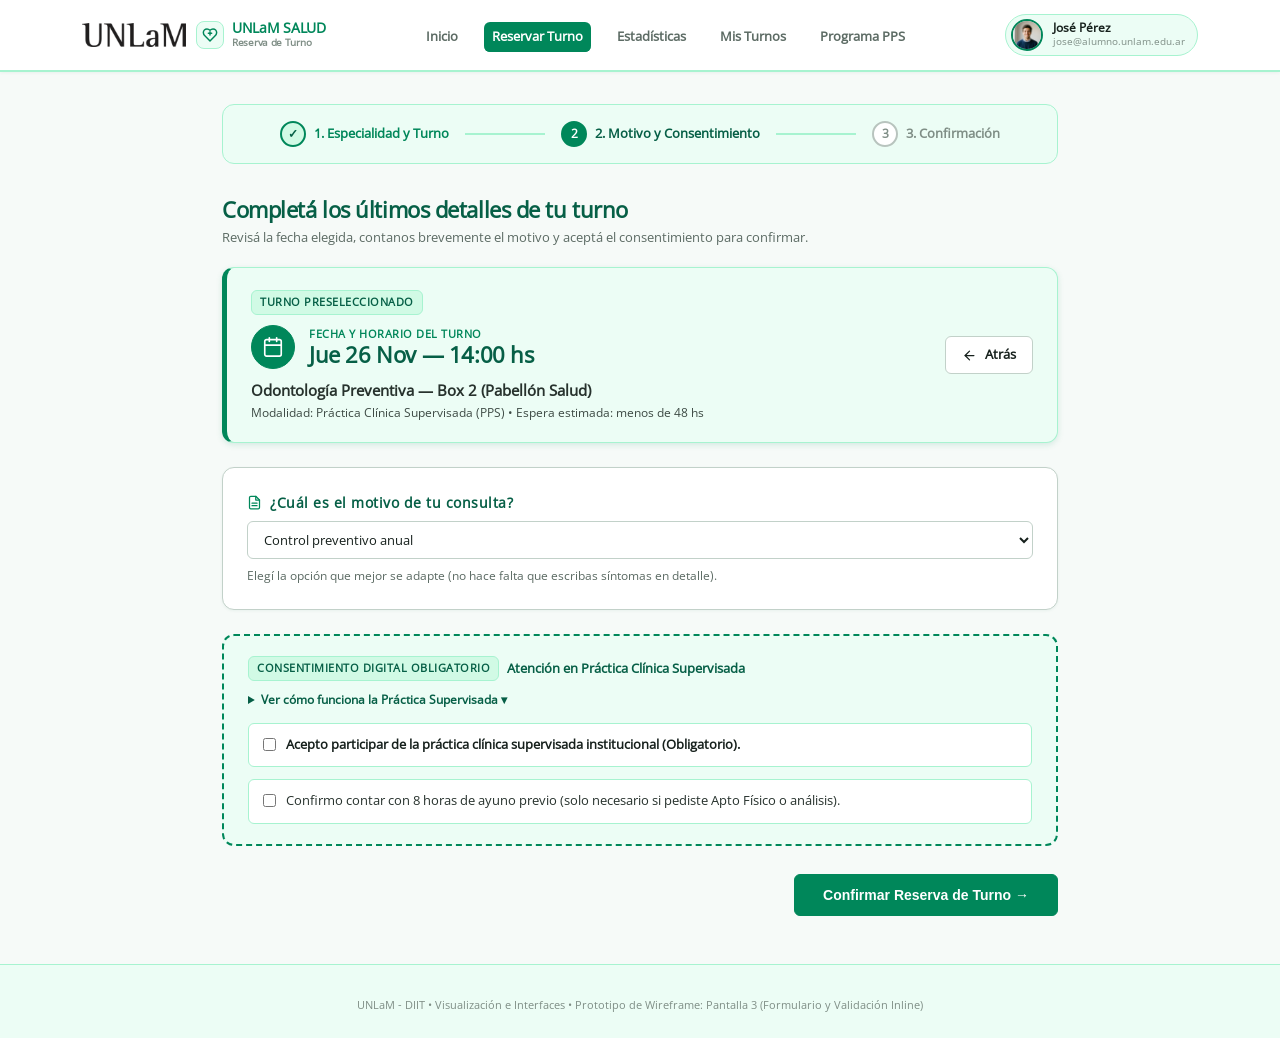
<file: pantalla_3_formulario.html>
<!DOCTYPE html>
<html lang="es">
<head>
  <meta charset="UTF-8">
  <meta name="viewport" content="width=device-width, initial-scale=1.0">
  <title>Pantalla 3: Formulario de Reserva y Consentimiento Digital - Wireframe UNLaM Salud</title>
  <link rel="stylesheet" href="wireframe-system.css">
  <style>
    /* Tarjeta resumen superior con prioridad en Fecha y Hora */
    .summary-appointment-card {
      background: var(--verde-fondo-suave);
      border: 1.5px solid var(--verde-borde);
      border-left: 5px solid var(--verde-principal);
      border-radius: var(--radius-md);
      padding: 20px 24px;
      margin-bottom: 24px;
      display: flex;
      justify-content: space-between;
      align-items: center;
      flex-wrap: wrap;
      gap: 16px;
      box-shadow: var(--shadow-accent-sm);
    }
    .summary-datetime-row {
      display: flex;
      align-items: center;
      gap: 14px;
      margin-bottom: 10px;
    }
    .summary-datetime-text {
      font-size: 22px;
      font-weight: 900;
      color: var(--verde-oscuro);
      letter-spacing: -0.4px;
      line-height: 1.15;
    }

    /* Lista fácil de leer para el Consentimiento PPS */
    .consent-list {
      list-style: none;
      margin: 10px 0 14px;
      display: flex;
      flex-direction: column;
      gap: 8px;
    }
    .consent-list li {
      font-size: 12px;
      color: var(--wf-gray-800);
      line-height: 1.45;
      padding-left: 14px;
      position: relative;
    }
    .consent-list li::before {
      content: "•";
      position: absolute;
      left: 2px;
      font-weight: 900;
      color: var(--verde-principal);
    }

    .checkbox-row-box {
      padding: 12px 14px;
      background: var(--wf-surface);
      border: 1px solid var(--verde-borde);
      border-radius: var(--radius-sm);
      margin-bottom: 12px;
      transition: border-color 0.15s ease;
    }
    .checkbox-row-box.field-invalid {
      border: 2px solid var(--wf-danger);
      background-color: #fff5f5;
    }

    /* Tarjeta de Confirmación Exitosa Inline */
    .success-summary-card {
      display: none;
      background: var(--verde-fondo-suave);
      border: 2px solid var(--verde-principal);
      border-radius: var(--radius-md);
      padding: 32px 28px;
      text-align: center;
      margin-bottom: var(--space-6);
      box-shadow: var(--shadow-accent-md);
    }
    .success-summary-card.visible {
      display: block;
    }

    @media (max-width: 640px) {
      .summary-appointment-card {
        flex-direction: column;
        align-items: stretch;
        padding: 18px 16px;
      }
      .summary-datetime-text {
        font-size: 19px;
      }
      #btnAtrasPaso1 {
        width: 100%;
        justify-content: center;
      }
      .form-submit-actions .wf-btn,
      .success-actions .wf-btn {
        width: 100%;
      }
    }
  </style>
</head>
<body>

  <!-- ==================== HEADER ==================== -->
  <header class="wf-header" data-heuristic="Consistencia y Estándares (H4)">
    <div class="container wf-header-inner">
      <div style="display: flex; align-items: center; gap: 14px;">
        <button class="wf-menu-toggle" id="menuToggle" aria-label="Abrir menú">☰</button>
        <a href="pantalla_1_home.html" class="wf-logo">
          <img class="wf-logo-image" src="assets/logo-unlam-negro-300x68.png" alt="Universidad Nacional de La Matanza">
          <div class="wf-logo-brand">
            <span class="wf-logo-icon" aria-hidden="true">
              <svg width="16" height="16" viewBox="0 0 24 24" fill="none" stroke="currentColor" stroke-width="2.2" stroke-linecap="round" stroke-linejoin="round">
                <path d="M19 14c1.49-1.46 3-3.21 3-5.5A5.5 5.5 0 0 0 16.5 3c-1.76 0-3 .5-4.5 2-1.5-1.5-2.74-2-4.5-2A5.5 5.5 0 0 0 2 8.5c0 2.3 1.5 4.05 3 5.5l7 7Z"/>
                <path d="M12 7v5"/>
                <path d="M9.5 9.5h5"/>
              </svg>
            </span>
            <div>
              <div class="wf-logo-title">UNLaM SALUD</div>
              <div class="wf-logo-subtitle" style="font-size: 10px; color: var(--wf-gray-500); font-weight: 600; white-space: nowrap;">Reserva de Turno</div>
            </div>
          </div>
        </a>
      </div>

      <nav aria-label="Navegación principal">
        <ul class="wf-nav" id="mainNav">
          <li><a href="pantalla_1_home.html">Inicio</a></li>
          <li><a href="pantalla_2_cartilla.html" class="active">Reservar Turno</a></li>
          <li><a href="pantalla_5_grafico.html">Estadísticas</a></li>
          <li><a href="pantalla_6_historial.html">Mis Turnos</a></li>
          <li><a href="pantalla_7_programa_pps.html">Programa PPS</a></li>
        </ul>
      </nav>

      <div style="display: flex; align-items: center; gap: 10px;">
        <div class="wf-user-profile" title="José Pérez (jose@alumno.unlam.edu.ar)">
          <div class="wf-avatar">
            <img src="assets/avatars/jose-perez.jpg" alt="Foto de perfil de José Pérez" onerror="this.style.display='none'; this.nextElementSibling.style.display='flex';">
            <span class="wf-avatar-fallback">JP</span>
          </div>
          <div class="wf-user-info">
            <div style="font-weight: 700; line-height: 1;">José Pérez</div>
            <div style="font-size: 10px; color: var(--wf-gray-500);">jose@alumno.unlam.edu.ar</div>
          </div>
        </div>
      </div>
    </div>
  </header>

  <!-- ==================== CONTENIDO PRINCIPAL ==================== -->
  <main class="container" style="max-width: 860px;">

    <!-- ==================== 1. INDICADOR LINEAL DE PASOS (Gestalt: Continuidad) ==================== -->
    <div class="stepper-container" data-gestalt="Buena Continuidad y Elemento Conectado" data-heuristic="Visibilidad del Estado del Sistema (H1)">
      <div class="step-item completed">
        <span class="step-badge">✓</span>
        <span>1. Especialidad y Turno</span>
      </div>
      <div class="step-connector"></div>
      <div class="step-item active" id="step2Badge">
        <span class="step-badge" id="step2Number">2</span>
        <span>2. Motivo y Consentimiento</span>
      </div>
      <div class="step-connector"></div>
      <div class="step-item" id="step3Badge">
        <span class="step-badge" id="step3Number">3</span>
        <span>3. Confirmación</span>
      </div>
    </div>

    <!-- Título amigable de Paso 2 -->
    <div id="headerPaso2" style="margin-bottom: 20px;">
      <h1 style="font-size: 22px; font-weight: 800; color: var(--verde-oscuro); margin-bottom: 4px;">Completá los últimos detalles de tu turno</h1>
      <p style="font-size: 13px; color: var(--wf-gray-600);">Revisá la fecha elegida, contanos brevemente el motivo y aceptá el consentimiento para confirmar.</p>
    </div>

    <!-- Resumen de especialidad seleccionada (Heurística 3: Control del Usuario - Fecha y Hora primero) -->
    <div class="summary-appointment-card" data-heuristic="Control y Libertad (H3)">
      <div>
        <span class="wf-badge wf-badge-dark" id="badgeResumenTurno" style="margin-bottom: 10px;">Turno Preseleccionado</span>
        <div class="summary-datetime-row">
          <span class="wf-icon-circle" style="background: var(--verde-principal); color: #ffffff; border-color: var(--verde-principal);" aria-hidden="true">
            <svg class="wf-svg-icon" style="width: 22px; height: 22px;" viewBox="0 0 24 24"><rect x="3" y="4" width="18" height="18" rx="2"/><line x1="16" y1="2" x2="16" y2="6"/><line x1="8" y1="2" x2="8" y2="6"/><line x1="3" y1="10" x2="21" y2="10"/></svg>
          </span>
          <div>
            <div style="font-size: 11px; font-weight: 700; text-transform: uppercase; color: var(--verde-principal); letter-spacing: 0.5px;">Fecha y Horario del Turno</div>
            <h2 id="resumenFechaHoraCabecera" class="summary-datetime-text" style="margin: 0;">Jue 26 Nov — 14:00 hs</h2>
          </div>
        </div>
        <div id="tituloEspecialidadSeleccionada" style="font-size: 15px; font-weight: 700; color: var(--wf-gray-800); margin-top: 4px;">Odontología Preventiva — Box 2 (Pabellón Salud)</div>
        <div id="subtituloModalidad" style="font-size: 12px; color: var(--wf-gray-700); margin-top: 3px;">Modalidad: Práctica Clínica Supervisada (PPS) • Espera estimada: menos de 48 hs</div>
      </div>
      <a href="pantalla_2_cartilla.html" id="btnAtrasPaso1" class="wf-btn wf-btn-secondary" title="Volver al paso anterior conservando tu especialidad">
        <svg class="wf-svg-icon-sm" viewBox="0 0 24 24" aria-hidden="true"><line x1="19" y1="12" x2="5" y2="12"/><polyline points="12 19 5 12 12 5"/></svg>
        Atrás
      </a>
    </div>

    <!-- ==================== CONFIRMACIÓN EXITOSA INLINE ==================== -->
    <section id="confirmacionExitosa" class="success-summary-card">
      <div class="wf-icon-circle-lg" style="margin: 0 auto 16px; background: var(--verde-principal); color: #ffffff; border-color: var(--verde-oscuro);" aria-hidden="true">
        <svg class="wf-svg-icon" style="width: 28px; height: 28px;" viewBox="0 0 24 24"><polyline points="20 6 9 17 4 12"/></svg>
      </div>
      <span class="wf-badge wf-badge-dark" style="margin-bottom: 10px;">Reserva Confirmada</span>
      <h2 style="font-size: 20px; font-weight: 800; color: var(--verde-oscuro); margin-bottom: 8px;">¡Listo, José! Tu turno quedó confirmado</h2>
      <p id="resumenTurnoConfirmado" style="font-size: 13px; color: var(--wf-gray-700); max-width: 500px; margin: 0 auto 20px; line-height: 1.5;"></p>
      <div class="success-actions" style="display: flex; justify-content: center; gap: 12px; flex-wrap: wrap;">
        <a href="pantalla_1_home.html" class="wf-btn wf-btn-primary">Volver al Inicio</a>
        <a href="pantalla_6_historial.html" class="wf-btn wf-btn-secondary">Ver Mis Turnos</a>
      </div>
    </section>

    <form id="reservaForm" onsubmit="handleFormSubmit(event)" novalidate>
      
      <!-- ==================== MOTIVO DE CONSULTA (Select simplificado - Heurística 6) ==================== -->
      <section class="wf-card" style="margin-bottom: 24px;" data-gestalt="Proximidad" data-heuristic="Reconocimiento antes que Recuerdo (H6)">
        <label class="wf-label" for="selectMotivo" style="font-size: 14px; text-transform: none; color: var(--verde-oscuro); margin-bottom: 8px; display: flex; align-items: center; gap: 8px;">
          <svg class="wf-svg-icon-sm" style="color: var(--verde-principal);" viewBox="0 0 24 24" aria-hidden="true"><path d="M14 2H6a2 2 0 0 0-2 2v16a2 2 0 0 0 2 2h12a2 2 0 0 0 2-2V8z"/><polyline points="14 2 14 8 20 8"/><line x1="16" y1="13" x2="8" y2="13"/><line x1="16" y1="17" x2="8" y2="17"/></svg>
          <span>¿Cuál es el motivo de tu consulta?</span>
        </label>
        <select id="selectMotivo" class="wf-select" onchange="actualizarMotivo()">
          <option value="preventivo" selected>Control preventivo anual</option>
          <option value="apto">Apto físico deportivo / académico (requiere 8 hs de ayuno)</option>
          <option value="primera_vez">Consulta de primera vez</option>
          <option value="seguimiento">Seguimiento de tratamiento</option>
          <option value="otros">Otros (consulta general no listada)</option>
        </select>
        <p style="font-size: 12px; color: var(--wf-gray-600); margin-top: 8px;">
          Elegí la opción que mejor se adapte (no hace falta que escribas síntomas en detalle).
        </p>
      </section>

      <!-- ==================== 3. CONSENTIMIENTO DIGITAL OBLIGATORIO (Lectura clara + Errores Inline) ==================== -->
      <section class="wf-consent-box" style="background: var(--verde-fondo-suave); border-color: var(--verde-principal); padding: 20px 24px;" id="bloqueConsentimiento" data-gestalt="Región Común (Borde Punteado)" data-heuristic="Ayuda y Documentación (H10)">
        
        <div style="display: flex; align-items: center; gap: 8px; margin-bottom: 10px; flex-wrap: wrap;">
          <span class="wf-badge wf-badge-dark">Consentimiento Digital Obligatorio</span>
          <span style="font-size: 13px; font-weight: 700; color: var(--verde-oscuro);">Atención en Práctica Clínica Supervisada</span>
        </div>

        <details class="consent-accordion" style="margin-bottom: 14px; font-size: 12px; color: var(--wf-gray-700);">
          <summary style="font-size: 12px; font-weight: 700; color: var(--verde-oscuro); cursor: pointer; user-select: none;">Ver cómo funciona la Práctica Supervisada ▾</summary>
          <div style="margin-top: 8px; padding: 12px 14px; background: var(--wf-surface); border: 1px solid var(--verde-borde); border-radius: var(--radius-sm); line-height: 1.55;">
            <ul class="consent-list" style="margin: 0; padding-left: 18px;">
              <li style="margin-bottom: 4px;"><strong>Atención acompañada:</strong> Un estudiante avanzado de Salud realiza la entrevista y revisión inicial, siempre acompañado por un docente médico matriculado.</li>
              <li style="margin-bottom: 4px;"><strong>Uso académico anónimo:</strong> Tu consulta suma horas prácticas reales cuidando en todo momento tu privacidad y datos personales.</li>
              <li><strong>Vos elegís en todo momento:</strong> Podés pedir que te atienda directamente el profesional médico titular cuando quieras.</li>
            </ul>
          </div>
        </details>

        <!-- Checkbox Consentimiento Obligatorio + Error Inline Adyacente -->
        <div class="checkbox-row-box" id="rowCheckConsentimiento">
          <label style="display: flex; align-items: flex-start; gap: 10px; font-size: 12.5px; font-weight: 700; color: var(--wf-gray-900); cursor: pointer;">
            <input type="checkbox" id="checkConsentimiento" name="consentimiento" style="margin-top: 2px;" onchange="limpiarErrorConsentimiento()">
            <span>Acepto participar de la práctica clínica supervisada institucional (Obligatorio).</span>
          </label>
          <div class="wf-inline-error" id="errorConsentimiento" role="alert">
            <svg class="wf-svg-icon-sm" viewBox="0 0 24 24" aria-hidden="true" style="color: #dc2626;">
              <circle cx="12" cy="12" r="10"/>
              <line x1="12" y1="8" x2="12" y2="12"/>
              <line x1="12" y1="16" x2="12.01" y2="16"/>
            </svg>
            <span>Debés aceptar el Consentimiento Digital Obligatorio para poder confirmar el turno.</span>
          </div>
        </div>

        <!-- Checkbox Ayuno + Error Inline Adyacente -->
        <div class="checkbox-row-box" id="rowCheckAyuno" style="margin-bottom: 0;">
          <label style="display: flex; align-items: flex-start; gap: 10px; font-size: 12.5px; color: var(--wf-gray-800); cursor: pointer;">
            <input type="checkbox" id="checkAyuno" name="ayuno" style="margin-top: 2px;" onchange="limpiarErrorAyuno()">
            <span>Confirmo contar con 8 horas de ayuno previo (solo necesario si pediste Apto Físico o análisis).</span>
          </label>
          <div class="wf-inline-error" id="errorAyuno" role="alert">
            <svg class="wf-svg-icon-sm" viewBox="0 0 24 24" aria-hidden="true" style="color: #dc2626;">
              <circle cx="12" cy="12" r="10"/>
              <line x1="12" y1="8" x2="12" y2="12"/>
              <line x1="12" y1="16" x2="12.01" y2="16"/>
            </svg>
            <span>Como seleccionaste "Apto físico", debés confirmar que asistirás con 8 horas de ayuno previo.</span>
          </div>
        </div>

      </section>

      <!-- ==================== 4. ACCIONES DEL FORMULARIO (Sin botón duplicado de Atrás) ==================== -->
      <div class="form-submit-actions" style="display: flex; justify-content: flex-end; align-items: center; margin-top: 28px; flex-wrap: wrap; gap: 12px;">
        <button type="submit" class="wf-btn wf-btn-primary" style="padding: 12px 28px; font-size: 14px;">
          Confirmar Reserva de Turno →
        </button>
      </div>

    </form>

  </main>

  <footer class="wf-footer">
    <div class="container" style="text-align: center; font-size: 11px; color: var(--wf-gray-500);">
      UNLaM - DIIT • Visualización e Interfaces • Prototipo de Wireframe: Pantalla 3 (Formulario y Validación Inline)
    </div>
  </footer>

  <script>
    // Regla del Stepper: activa variante vertical automáticamente si el flujo supera los 3 pasos
    document.querySelectorAll('.stepper-container').forEach(stepper => {
      if (stepper.querySelectorAll('.step-item').length > 3) {
        stepper.classList.add('stepper--vertical');
      }
    });

    // 1. Dinamismo de datos recibido por URL
    const urlParams = new URLSearchParams(window.location.search);
    const espParam = urlParams.get('esp');
    const boxParam = urlParams.get('box');
    const modParam = urlParams.get('mod');
    const diaParam = urlParams.get('dia');
    const horaParam = urlParams.get('hora');
    const errorParam = urlParams.get('error');

    // Conservar selección previa en el botón Atrás unificado
    const btnAtras = document.getElementById('btnAtrasPaso1');
    if (btnAtras) {
      const backParams = new URLSearchParams();
      if (espParam) backParams.set('esp', espParam);
      if (modParam) backParams.set('mod', modParam);
      const q = backParams.toString();
      btnAtras.href = q ? `pantalla_2_cartilla.html?${q}` : 'pantalla_2_cartilla.html';
    }

    const catalogoNombres = {
      'clinica': 'Clínica Médica — Box ' + (boxParam || '1') + ' (Pabellón Salud)',
      'odontologia': 'Odontología Preventiva — Box ' + (boxParam || '2') + ' (Pabellón Salud)',
      'oftalmologia': 'Oftalmología y Agudeza — Box ' + (boxParam || '3') + ' (Pabellón Salud)',
      'nutricion': 'Nutrición y Antropometría — Box ' + (boxParam || '4') + ' (Pabellón Salud)',
      'kinesiologia': 'Kinesiología y Postura — Box ' + (boxParam || '5') + ' (Pabellón Salud)'
    };

    if (espParam && catalogoNombres[espParam]) {
      document.getElementById('tituloEspecialidadSeleccionada').textContent = catalogoNombres[espParam];
    }

    if (modParam === 'graduado') {
      document.getElementById('subtituloModalidad').textContent = 'Modalidad: Profesional Graduado • Espera estimada: 7 a 14 días';
    }

    let diaSeleccionado = diaParam || 'Jue 26 Nov';
    let horaSeleccionada = horaParam || '14:00 hs';
    document.getElementById('resumenFechaHoraCabecera').textContent = `${diaSeleccionado} — ${horaSeleccionada}`;

    function actualizarMotivo() {
      limpiarErrorAyuno();
    }

    // 3. Funciones de limpieza y validación INLINE adyacente al input (Sin popups de error)
    function limpiarErrorConsentimiento() {
      if (document.getElementById('checkConsentimiento').checked) {
        document.getElementById('rowCheckConsentimiento').classList.remove('field-invalid');
        document.getElementById('errorConsentimiento').classList.remove('visible');
        document.getElementById('bloqueConsentimiento').classList.remove('has-error');
      }
    }

    function limpiarErrorAyuno() {
      const checkAyuno = document.getElementById('checkAyuno');
      const motivo = document.getElementById('selectMotivo').value;
      if (checkAyuno.checked || motivo !== 'apto') {
        document.getElementById('rowCheckAyuno').classList.remove('field-invalid');
        document.getElementById('errorAyuno').classList.remove('visible');
      }
    }

    // Helper de ordenamiento cronológico ascendente (Heurística 7 y 8)
    function obtenerValorCronologico(turno) {
      const meses = {
        'ene': 1, 'feb': 2, 'mar': 3, 'abr': 4, 'may': 5, 'jun': 6,
        'jul': 7, 'ago': 8, 'sep': 9, 'oct': 10, 'nov': 11, 'dic': 12
      };
      const fStr = (turno.fecha || '').trim();
      let dia = 1, mes = 11, anio = 2026;

      if (fStr.includes('/')) {
        const partes = fStr.split('/');
        dia = parseInt(partes[0], 10) || 1;
        mes = parseInt(partes[1], 10) || 11;
        if (partes[2]) anio = parseInt(partes[2], 10) || 2026;
      } else {
        const partesFecha = fStr.split(/\s+/);
        if (partesFecha.length >= 3) {
          dia = parseInt(partesFecha[1], 10) || 1;
          const mesStr = (partesFecha[2] || 'nov').toLowerCase().slice(0, 3);
          mes = meses[mesStr] || 11;
        } else if (partesFecha.length === 2) {
          dia = parseInt(partesFecha[0], 10) || 1;
          const mesStr = (partesFecha[1] || 'nov').toLowerCase().slice(0, 3);
          mes = meses[mesStr] || 11;
        }
      }

      const matchHora = (turno.hora || '00:00').match(/(\d{1,2}):(\d{2})/);
      const horas = matchHora ? parseInt(matchHora[1], 10) : 0;
      const minutos = matchHora ? parseInt(matchHora[2], 10) : 0;

      return new Date(anio, mes - 1, dia, horas, minutos).getTime();
    }

    function ordenarTurnosCronologicamente(turnos) {
      return [...turnos].sort((a, b) => obtenerValorCronologico(a) - obtenerValorCronologico(b));
    }

    function handleFormSubmit(e) {
      e.preventDefault();
      let primerError = null;

      // Validar Consentimiento Digital Obligatorio
      const checkCons = document.getElementById('checkConsentimiento');
      if (!checkCons.checked) {
        document.getElementById('bloqueConsentimiento').classList.add('has-error');
        document.getElementById('rowCheckConsentimiento').classList.add('field-invalid');
        document.getElementById('errorConsentimiento').classList.add('visible');
        if (!primerError) primerError = document.getElementById('rowCheckConsentimiento');
      }

      // Validar Ayuno solo si pidió Apto Físico
      const motivo = document.getElementById('selectMotivo').value;
      const checkAyuno = document.getElementById('checkAyuno');
      if (motivo === 'apto' && !checkAyuno.checked) {
        document.getElementById('rowCheckAyuno').classList.add('field-invalid');
        document.getElementById('errorAyuno').classList.add('visible');
        if (!primerError) primerError = document.getElementById('rowCheckAyuno');
      }

      if (primerError) {
        primerError.scrollIntoView({ behavior: 'smooth', block: 'center' });
        return;
      }

      // Éxito inline
      const espNombre = document.getElementById('tituloEspecialidadSeleccionada').textContent;
      const motivoTexto = document.getElementById('selectMotivo').selectedOptions[0].text;

      // Mapeo de profesionales por consultorio
      const doctoresPorBox = {
        '1': 'Supervisa: Dr. R. Gómez',
        '2': 'Supervisa: Dra. M. Benítez',
        '3': 'Supervisa: Dr. F. Rossi',
        '4': 'Supervisa: Lic. C. Morales',
        '5': 'Supervisa: Lic. G. López',
        '6': 'Supervisa: Dra. A. Vega',
        '7': 'Supervisa: Dr. E. Castro',
        '8': 'Supervisa: Dr. S. Díaz',
        '9': 'Supervisa: Dra. L. Romero',
        '10': 'Supervisa: Dra. P. Navarro',
        '11': 'Supervisa: Lic. M. Suárez',
        '12': 'Supervisa: Lic. F. Herrera'
      };

      const docAsignado = (modParam === 'graduado')
        ? ((doctoresPorBox[boxParam] || 'Dr. Roberto Gómez').replace('Supervisa: ', '') + ' (Médico de Planta)')
        : (doctoresPorBox[boxParam] || 'Supervisa: Dra. Gómez');

      const modalidadNombre = (modParam === 'graduado')
        ? 'Profesional Graduado'
        : 'Práctica Clínica Supervisada (PPS)';

      const especialidadLimpia = espNombre.replace(/\s*\(Pabellón Salud\)\s*/g, '').trim();

      const nuevoTurno = {
        id: Date.now(),
        especialidad: especialidadLimpia,
        modalidad: modalidadNombre,
        profesional: docAsignado,
        fecha: diaSeleccionado,
        hora: horaSeleccionada,
        motivo: motivoTexto,
        estado: 'PENDIENTE'
      };

      // Persistencia real en localStorage (unlam_turnos_pendientes)
      const TURNO_DEFAULT = {
        id: 1,
        especialidad: 'Clínica Médica — Box 4',
        modalidad: 'Práctica Clínica Supervisada (PPS)',
        profesional: 'Supervisa: Dra. Gómez',
        fecha: 'Jue 26 Nov',
        hora: '10:00 hs',
        motivo: 'Control preventivo anual',
        estado: 'PENDIENTE'
      };

      let turnos = [];
      const guardados = localStorage.getItem('unlam_turnos_pendientes');
      if (guardados !== null) {
        try {
          const parsed = JSON.parse(guardados);
          if (Array.isArray(parsed)) {
            turnos = parsed;
          }
        } catch (err) {
          console.error(err);
        }
      } else {
        turnos = [TURNO_DEFAULT];
      }

      const yaExiste = turnos.some(t => t.fecha === nuevoTurno.fecha && t.hora === nuevoTurno.hora && t.especialidad === nuevoTurno.especialidad);
      if (!yaExiste) {
        turnos.push(nuevoTurno);
      }
      turnos = ordenarTurnosCronologicamente(turnos);
      localStorage.setItem('unlam_turnos_pendientes', JSON.stringify(turnos));

      document.getElementById('reservaForm').style.display = 'none';
      const headerPaso2 = document.getElementById('headerPaso2');
      if (headerPaso2) headerPaso2.style.display = 'none';
      const badgeResumen = document.getElementById('badgeResumenTurno');
      if (badgeResumen) {
        badgeResumen.textContent = 'Turno Confirmado';
        badgeResumen.style.background = 'var(--verde-principal)';
        badgeResumen.style.color = '#ffffff';
        badgeResumen.style.borderColor = 'var(--verde-principal)';
      }
      const btnAtrasPaso1 = document.getElementById('btnAtrasPaso1');
      if (btnAtrasPaso1) btnAtrasPaso1.style.display = 'none';
      document.getElementById('step2Badge').classList.remove('active');
      document.getElementById('step2Badge').classList.add('completed');
      document.getElementById('step2Number').textContent = '✓';
      document.getElementById('step3Badge').classList.add('completed');
      document.getElementById('step3Number').textContent = '✓';
      document.getElementById('resumenTurnoConfirmado').innerHTML = `
        <div style="font-size: 14px; font-weight: 800; color: var(--wf-primary-hover); margin-bottom: 4px;">${espNombre}</div>
        <div style="font-size: 13px; color: var(--wf-gray-800); margin-bottom: 2px;">Fecha y hora: <strong>${diaSeleccionado} a las ${horaSeleccionada}</strong></div>
        <div style="font-size: 12px; color: var(--wf-gray-600);">Motivo: <strong>${motivoTexto}</strong></div>
        <div style="margin-top: 12px; padding-top: 10px; border-top: 1px dashed #cbd5e1; font-size: 12px; color: #475569;">
          Comprobante enviado a <strong>jose@alumno.unlam.edu.ar</strong>.
        </div>
      `;
      document.getElementById('confirmacionExitosa').classList.add('visible');
      window.scrollTo({ top: 0, behavior: 'smooth' });
    }

    // Mostrar estado inline pre-activado si llega por URL de demostración (?error=...)
    if (errorParam === 'consentimiento') {
      document.getElementById('bloqueConsentimiento').classList.add('has-error');
      document.getElementById('rowCheckConsentimiento').classList.add('field-invalid');
      document.getElementById('errorConsentimiento').classList.add('visible');
    }

    // Script del Menú Hamburguesa
    const toggle = document.getElementById('menuToggle');
    const nav = document.getElementById('mainNav');
    if (toggle && nav) {
      toggle.addEventListener('click', () => {
        nav.classList.toggle('mobile-open');
      });
    }
  </script>
</body>
</html>
</file>
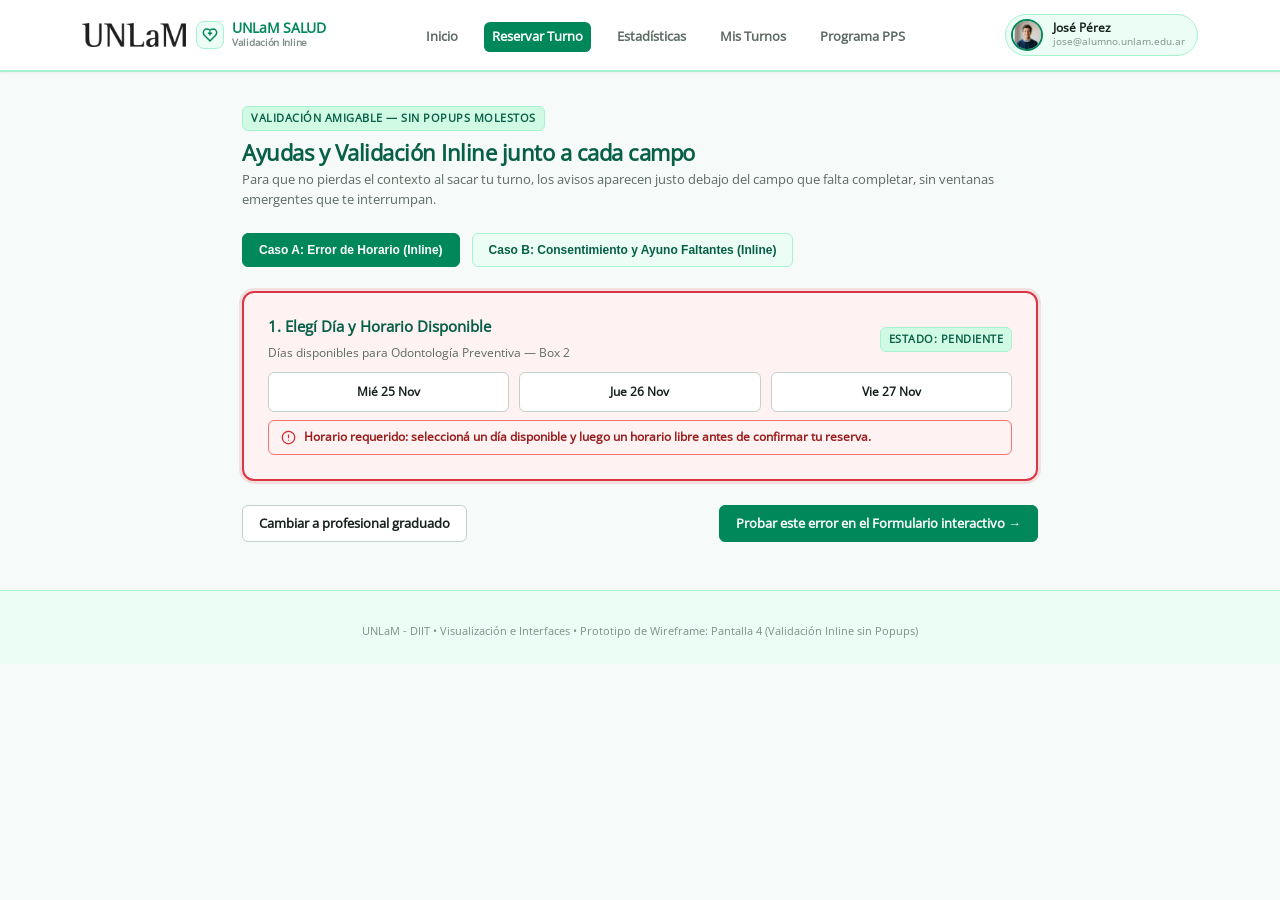
<file: pantalla_4_alerta.html>
<!DOCTYPE html>
<html lang="es">
<head>
  <meta charset="UTF-8">
  <meta name="viewport" content="width=device-width, initial-scale=1.0">
  <title>Pantalla 4: Validación de Reglas y Errores Inline - Wireframe UNLaM Salud</title>
  <link rel="stylesheet" href="wireframe-system.css">
  <style>
    .caso-switcher {
      display: flex;
      gap: 12px;
      margin-bottom: 24px;
      flex-wrap: wrap;
    }

    .caso-btn {
      padding: 9px 16px;
      border: 1.5px solid var(--verde-borde);
      background: var(--verde-fondo-suave);
      color: var(--verde-oscuro);
      font-size: 12px;
      font-weight: 700;
      border-radius: var(--radius-sm);
      cursor: pointer;
      user-select: none;
      transition: all 0.15s ease;
    }
    .caso-btn:hover {
      border-color: var(--verde-principal);
    }
    .caso-btn.active {
      background: var(--verde-principal);
      color: var(--wf-white);
      border-color: var(--verde-principal);
    }

    .days-demo-grid {
      display: grid;
      grid-template-columns: repeat(4, 1fr);
      gap: 10px;
      margin-top: 10px;
    }
    .day-demo-pill {
      border: 1px solid var(--wf-border-strong);
      border-radius: var(--radius-sm);
      padding: 10px 8px;
      text-align: center;
      font-size: 12px;
      font-weight: 700;
      background: var(--wf-surface);
    }

    .checkbox-row-box {
      padding: 10px 12px;
      background: var(--wf-surface);
      border: 1px solid var(--wf-border);
      border-radius: var(--radius-sm);
      margin-top: 10px;
    }
    .checkbox-row-box.field-invalid {
      border: 2px solid var(--wf-danger);
      background-color: #fff5f5;
    }

    @media (max-width: 640px) {
      .days-demo-grid {
        grid-template-columns: repeat(2, 1fr);
      }
      .caso-switcher {
        flex-direction: column;
      }
      .caso-btn {
        width: 100%;
        text-align: left;
      }
      .alert-actions {
        flex-direction: column;
        align-items: stretch;
      }
      .alert-actions .wf-btn {
        width: 100%;
      }
    }
  </style>
</head>
<body>

  <!-- ==================== HEADER ==================== -->
  <header class="wf-header" data-heuristic="Consistencia y Estándares (H4)">
    <div class="container wf-header-inner">
      <div style="display: flex; align-items: center; gap: 14px;">
        <button class="wf-menu-toggle" id="menuToggle" aria-label="Abrir menú">☰</button>
        <a href="pantalla_1_home.html" class="wf-logo">
          <img class="wf-logo-image" src="assets/logo-unlam-negro-300x68.png" alt="Universidad Nacional de La Matanza">
          <div class="wf-logo-brand">
            <span class="wf-logo-icon" aria-hidden="true">
              <svg width="16" height="16" viewBox="0 0 24 24" fill="none" stroke="currentColor" stroke-width="2.2" stroke-linecap="round" stroke-linejoin="round">
                <path d="M19 14c1.49-1.46 3-3.21 3-5.5A5.5 5.5 0 0 0 16.5 3c-1.76 0-3 .5-4.5 2-1.5-1.5-2.74-2-4.5-2A5.5 5.5 0 0 0 2 8.5c0 2.3 1.5 4.05 3 5.5l7 7Z"/>
                <path d="M12 7v5"/>
                <path d="M9.5 9.5h5"/>
              </svg>
            </span>
            <div>
              <div class="wf-logo-title">UNLaM SALUD</div>
              <div class="wf-logo-subtitle" style="font-size: 10px; color: var(--wf-gray-500); font-weight: 600; white-space: nowrap;">Validación Inline</div>
            </div>
          </div>
        </a>
      </div>

      <nav aria-label="Navegación principal">
        <ul class="wf-nav" id="mainNav">
          <li><a href="pantalla_1_home.html">Inicio</a></li>
          <li><a href="pantalla_2_cartilla.html" class="active">Reservar Turno</a></li>
          <li><a href="pantalla_5_grafico.html">Estadísticas</a></li>
          <li><a href="pantalla_6_historial.html">Mis Turnos</a></li>
          <li><a href="pantalla_7_programa_pps.html">Programa PPS</a></li>
        </ul>
      </nav>

      <div style="display: flex; align-items: center; gap: 10px;">
        <div class="wf-user-profile" title="José Pérez (jose@alumno.unlam.edu.ar)">
          <div class="wf-avatar">
            <img src="assets/avatars/jose-perez.jpg" alt="Foto de perfil de José Pérez" onerror="this.style.display='none'; this.nextElementSibling.style.display='flex';">
            <span class="wf-avatar-fallback">JP</span>
          </div>
          <div class="wf-user-info">
            <div style="font-weight: 700; line-height: 1;">José Pérez</div>
            <div style="font-size: 10px; color: var(--wf-gray-500);">jose@alumno.unlam.edu.ar</div>
          </div>
        </div>
      </div>
    </div>
  </header>

  <!-- ==================== CONTENIDO PRINCIPAL ==================== -->
  <main class="container" style="max-width: 820px;">

    <div style="margin-bottom: 24px;">
      <span class="wf-badge wf-badge-dark" style="margin-bottom: 8px;">Validación Amigable — Sin Popups Molestos</span>
      <h1 style="font-size: 22px; font-weight: 800; letter-spacing: -0.5px; color: var(--verde-oscuro); margin-bottom: 4px;">Ayudas y Validación Inline junto a cada campo</h1>
      <p style="font-size: 13px; color: var(--wf-gray-600);">
        Para que no pierdas el contexto al sacar tu turno, los avisos aparecen justo debajo del campo que falta completar, sin ventanas emergentes que te interrumpan.
      </p>
    </div>

    <!-- Alternador de casos para demostración -->
    <div class="caso-switcher" role="tablist">
      <button type="button" class="caso-btn active" id="btnCasoA" onclick="mostrarCaso('A')">
        Caso A: Error de Horario (Inline)
      </button>
      <button type="button" class="caso-btn" id="btnCasoB" onclick="mostrarCaso('B')">
        Caso B: Consentimiento y Ayuno Faltantes (Inline)
      </button>
    </div>

    <!-- ==================== CASO A: ERROR ADYACENTE AL SELECTOR DE HORARIO ==================== -->
    <section id="contenidoCasoA" class="wf-card wf-section-error" data-gestalt="Región Común Focalizada" data-heuristic="Diagnóstico y Recuperación de Errores (H9)">
      <div style="display: flex; justify-content: space-between; align-items: center; flex-wrap: wrap; gap: 8px;">
        <div>
          <h2 style="font-size: 15px; font-weight: 800;">1. Elegí Día y Horario Disponible</h2>
          <p style="font-size: 12px; color: var(--wf-gray-600);">Días disponibles para Odontología Preventiva — Box 2</p>
        </div>
        <span class="wf-badge wf-badge-dark">Estado: Pendiente</span>
      </div>

      <div class="days-demo-grid" style="grid-template-columns: repeat(3, 1fr);">
        <div class="day-demo-pill">Mié 25 Nov</div>
        <div class="day-demo-pill">Jue 26 Nov</div>
        <div class="day-demo-pill">Vie 27 Nov</div>
      </div>

      <!-- Mensaje de error inline adyacente al input -->
      <div class="wf-inline-error visible" role="alert">
        <svg class="wf-svg-icon-sm" viewBox="0 0 24 24" aria-hidden="true" style="color: #dc2626;">
          <circle cx="12" cy="12" r="10"/>
          <line x1="12" y1="8" x2="12" y2="12"/>
          <line x1="12" y1="16" x2="12.01" y2="16"/>
        </svg>
        <span>Horario requerido: seleccioná un día disponible y luego un horario libre antes de confirmar tu reserva.</span>
      </div>
    </section>

    <!-- ==================== CASO B: ERROR ADYACENTE AL CONSENTIMIENTO Y AYUNO ==================== -->
    <section id="contenidoCasoB" class="wf-consent-box has-error" style="display: none;" data-gestalt="Región Común Focalizada" data-heuristic="Sub-heurística 5.15 de Pierotti (Foco en Error)">
      <div style="display: flex; align-items: center; gap: 8px; margin-bottom: 6px; flex-wrap: wrap;">
        <span class="wf-badge wf-badge-dark">Consentimiento Digital Obligatorio</span>
        <span style="font-size: 12px; font-weight: 700; color: var(--wf-gray-900);">Práctica Clínica Supervisada (PPS)</span>
      </div>

      <div class="checkbox-row-box field-invalid">
        <label style="display: flex; align-items: flex-start; gap: 10px; font-size: 12px; font-weight: 700;">
          <input type="checkbox" disabled style="margin-top: 2px;">
          <span>Acepto participar de la práctica clínica supervisada institucional (Obligatorio).</span>
        </label>
        <div class="wf-inline-error visible" role="alert">
          <svg class="wf-svg-icon-sm" viewBox="0 0 24 24" aria-hidden="true" style="color: #dc2626;">
            <circle cx="12" cy="12" r="10"/>
            <line x1="12" y1="8" x2="12" y2="12"/>
            <line x1="12" y1="16" x2="12.01" y2="16"/>
          </svg>
          <span>Falta aceptar el Consentimiento Digital Obligatorio para reservar en esta modalidad.</span>
        </div>
      </div>

      <div class="checkbox-row-box field-invalid">
        <label style="display: flex; align-items: flex-start; gap: 10px; font-size: 12px; color: var(--wf-gray-800);">
          <input type="checkbox" disabled style="margin-top: 2px;">
          <span>Confirmo contar con 8 horas de ayuno previo para Apto Físico / Laboratorio.</span>
        </label>
        <div class="wf-inline-error visible" role="alert">
          <svg class="wf-svg-icon-sm" viewBox="0 0 24 24" aria-hidden="true" style="color: #dc2626;">
            <circle cx="12" cy="12" r="10"/>
            <line x1="12" y1="8" x2="12" y2="12"/>
            <line x1="12" y1="16" x2="12.01" y2="16"/>
          </svg>
          <span>Requisito clínico pendiente: debés confirmar las 8 horas de ayuno previo.</span>
        </div>
      </div>
    </section>

    <!-- Acciones de retorno al formulario en vivo -->
    <div class="alert-actions" style="display: flex; justify-content: space-between; align-items: center; margin-top: 24px; flex-wrap: wrap; gap: 12px;">
      <a href="pantalla_2_cartilla.html?mod=graduado" class="wf-btn wf-btn-secondary">
        Cambiar a profesional graduado
      </a>
      <a href="pantalla_3_formulario.html?error=horario" id="btnProbarFormulario" class="wf-btn wf-btn-primary">
        Probar este error en el Formulario interactivo →
      </a>
    </div>

  </main>

  <footer class="wf-footer">
    <div class="container" style="text-align: center; font-size: 11px; color: var(--wf-gray-500);">
      UNLaM - DIIT • Visualización e Interfaces • Prototipo de Wireframe: Pantalla 4 (Validación Inline sin Popups)
    </div>
  </footer>

  <script>
    function mostrarCaso(caso) {
      const btnA = document.getElementById('btnCasoA');
      const btnB = document.getElementById('btnCasoB');
      const contA = document.getElementById('contenidoCasoA');
      const contB = document.getElementById('contenidoCasoB');
      const btnProbar = document.getElementById('btnProbarFormulario');

      if (caso === 'A') {
        btnA.classList.add('active');
        btnB.classList.remove('active');
        contA.style.display = 'block';
        contB.style.display = 'none';
        btnProbar.href = 'pantalla_3_formulario.html?error=horario';
      } else {
        btnB.classList.add('active');
        btnA.classList.remove('active');
        contA.style.display = 'none';
        contB.style.display = 'block';
        btnProbar.href = 'pantalla_3_formulario.html?error=consentimiento';
      }
    }

    const toggle = document.getElementById('menuToggle');
    const nav = document.getElementById('mainNav');
    if (toggle && nav) {
      toggle.addEventListener('click', () => {
        nav.classList.toggle('mobile-open');
      });
    }
  </script>
</body>
</html>
</file>
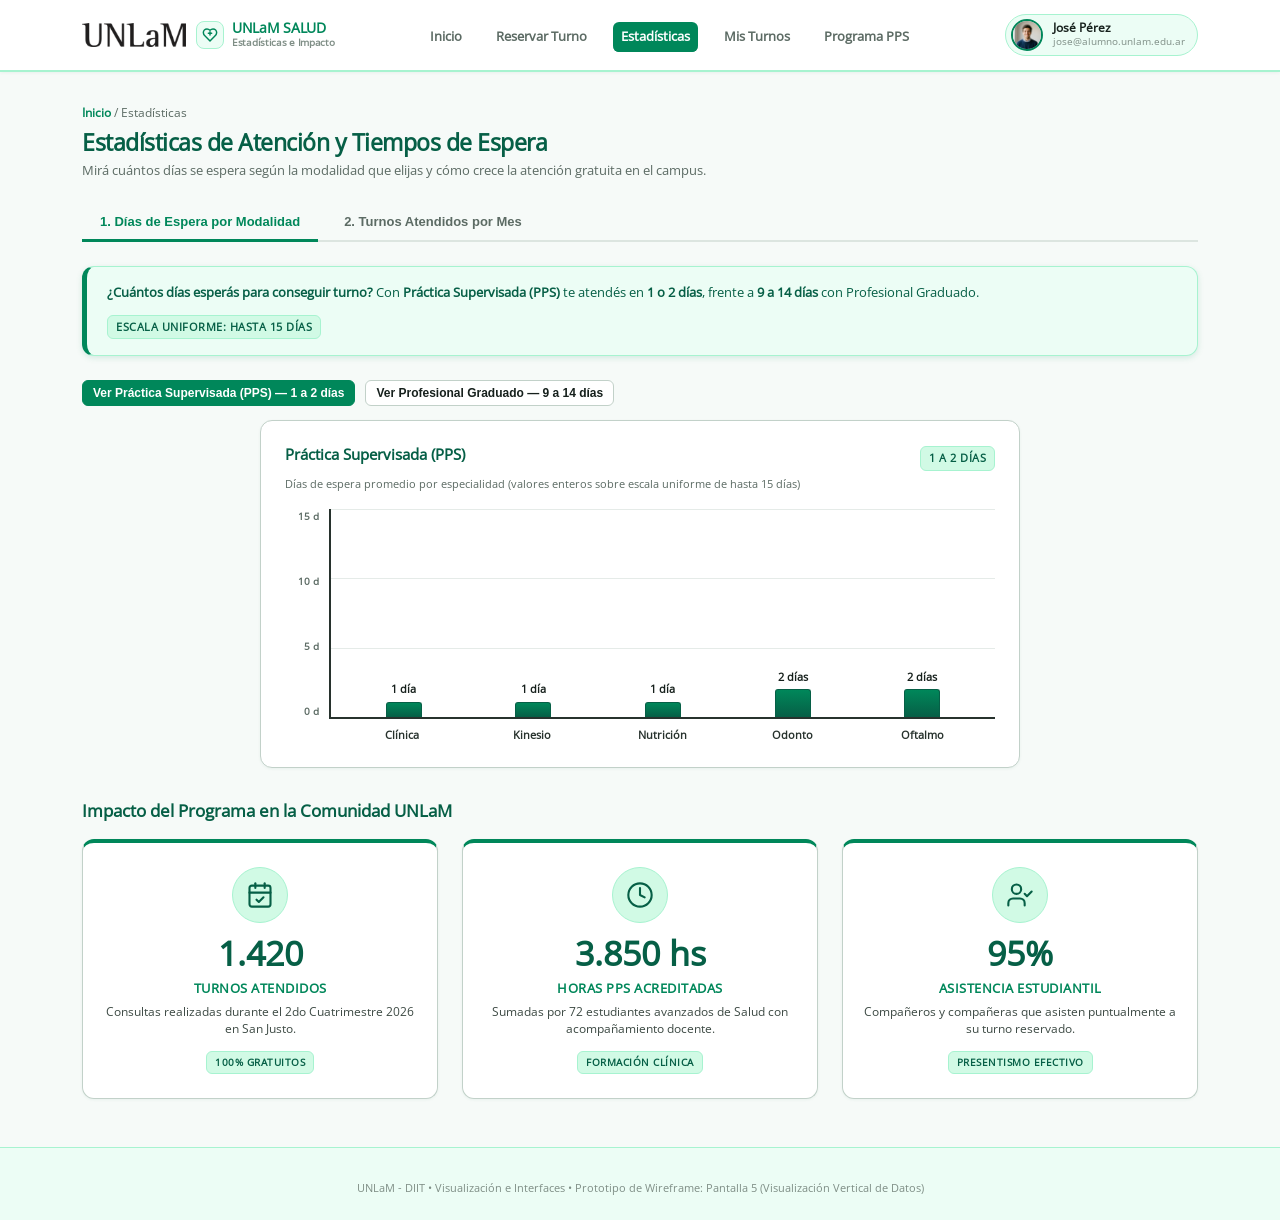
<file: pantalla_5_grafico.html>
<!DOCTYPE html>
<html lang="es">
<head>
  <meta charset="UTF-8">
  <meta name="viewport" content="width=device-width, initial-scale=1.0">
  <title>Pantalla 5: Gráfico Comparativo y Métricas - Wireframe UNLaM Salud</title>
  <link rel="stylesheet" href="wireframe-system.css">
  <style>
    /* Pestañas de Criterio */
    .tabs-wrapper {
      display: flex;
      border-bottom: 2px solid var(--wf-divider);
      margin-bottom: var(--space-5);
      gap: 8px;
      flex-wrap: wrap;
    }
    .tab-item {
      padding: 10px 18px;
      font-size: 13px;
      font-weight: 700;
      color: var(--wf-gray-600);
      background: none;
      border: none;
      border-bottom: 3px solid transparent;
      cursor: pointer;
      margin-bottom: -2px;
      transition: all 0.15s ease;
      user-select: none;
    }
    .tab-item:hover {
      color: var(--wf-gray-900);
    }
    .tab-item.active {
      color: var(--wf-primary);
      border-bottom-color: var(--wf-primary);
    }

    /* Contenedor de Gráfico Vertical */
    .chart-card {
      background: var(--wf-surface);
      border: 1px solid var(--wf-border-strong);
      border-radius: var(--radius-md);
      padding: 24px;
      box-shadow: var(--shadow-sm);
      height: 100%;
    }
    .chart-headline-banner {
      background: var(--verde-fondo-suave);
      border: 1.5px solid var(--verde-borde);
      border-left: 5px solid var(--verde-principal);
      border-radius: var(--radius-md);
      padding: 16px 20px;
      margin-bottom: 24px;
      font-size: 13px;
      color: var(--verde-oscuro);
      display: flex;
      justify-content: space-between;
      align-items: center;
      flex-wrap: wrap;
      gap: 12px;
      box-shadow: var(--shadow-accent-sm);
    }

    /* Estructura del Gráfico de Barras Verticales (1 barra por categoría) */
    .vchart-wrapper {
      display: flex;
      align-items: stretch;
      gap: 10px;
      margin-top: 16px;
    }
    .vchart-yaxis {
      display: flex;
      flex-direction: column-reverse;
      justify-content: space-between;
      height: 210px;
      padding-bottom: 0;
      font-size: 10px;
      font-weight: 700;
      color: var(--wf-gray-600);
      text-align: right;
      min-width: 34px;
      user-select: none;
    }
    .vchart-plot-area {
      flex: 1;
      display: flex;
      flex-direction: column;
    }
    .vchart-bars-zone {
      position: relative;
      height: 210px;
      border-left: 2px solid var(--wf-gray-800);
      border-bottom: 2px solid var(--wf-gray-800);
      display: flex;
      justify-content: space-around;
      align-items: flex-end;
      padding: 0 8px;
      background-image: repeating-linear-gradient(
        to top,
        transparent,
        transparent calc(33.333% - 1px),
        var(--wf-gray-200) calc(33.333% - 1px),
        var(--wf-gray-200) 33.333%
      );
    }
    .vchart-bars-zone.monthly-grid {
      background-image: repeating-linear-gradient(
        to top,
        transparent,
        transparent calc(20% - 1px),
        var(--wf-gray-200) calc(20% - 1px),
        var(--wf-gray-200) 20%
      );
    }

    .vbar-col {
      flex: 1;
      height: 100%;
      display: flex;
      flex-direction: column;
      justify-content: flex-end;
      align-items: center;
      padding: 0 4px;
      position: relative;
    }
    .vbar-value-top {
      font-size: 11px;
      font-weight: 900;
      color: var(--wf-gray-900);
      margin-bottom: 4px;
      white-space: nowrap;
    }
    .vbar-fill {
      width: 36px;
      max-width: 80%;
      border-radius: 3px 3px 0 0;
      transition: height 0.35s ease;
    }
    .vbar-fill-pps {
      background: linear-gradient(180deg, #00875A 0%, #065F46 100%);
      border: 1px solid #065F46;
      border-bottom: none;
    }
    .vbar-fill-graduado {
      background: #94a3b8;
      border: 1px solid #64748b;
      border-bottom: none;
    }

    .vchart-xaxis-labels {
      display: flex;
      justify-content: space-around;
      padding: 8px 8px 0;
    }
    .vchart-xlabel {
      flex: 1;
      text-align: center;
      font-size: 11px;
      font-weight: 700;
      color: var(--wf-gray-800);
    }

    /* KPIs Inferiores (Gestalt: Simetría y Región Común) */
    .kpi-grid {
      display: grid;
      grid-template-columns: repeat(3, 1fr);
      gap: 24px;
    }
    .kpi-card {
      background: var(--wf-surface);
      border: 1px solid var(--wf-border-strong);
      border-top: 4px solid var(--verde-principal);
      border-radius: var(--radius-md);
      padding: 24px 20px;
      text-align: center;
      box-shadow: var(--shadow-sm);
      display: flex;
      flex-direction: column;
      align-items: center;
    }
    .kpi-value {
      font-size: 34px;
      font-weight: 900;
      color: var(--verde-oscuro);
      line-height: 1.1;
      margin: 12px 0 6px;
    }
    .kpi-title {
      font-size: 13px;
      font-weight: 800;
      color: var(--verde-principal);
      text-transform: uppercase;
      letter-spacing: 0.5px;
      margin-bottom: 6px;
    }
    .kpi-desc {
      font-size: 12px;
      color: var(--wf-gray-700);
      line-height: 1.4;
    }

    @media (max-width: 768px) {
      .kpi-grid {
        grid-template-columns: 1fr;
      }
      .vbar-fill {
        width: 24px !important;
      }
      .vchart-xlabel {
        font-size: 10px;
      }
    }

    @media (max-width: 640px) {
      .tabs-wrapper {
        flex-direction: column;
        gap: 4px;
      }
      .tab-item {
        width: 100%;
        text-align: left;
        padding: 12px 14px;
        min-height: 44px;
      }
      .chart-card {
        padding: 16px 12px;
      }
      .vchart-wrapper {
        gap: 6px;
      }
      .vchart-yaxis {
        min-width: 28px;
        font-size: 9px;
      }
      .vchart-bars-zone {
        padding: 0 2px;
      }
      .vchart-xaxis-labels {
        padding: 8px 2px 0;
        gap: 2px;
      }
      .vbar-col {
        padding: 0 2px;
      }
      .vbar-value-top {
        font-size: 9.5px;
      }
      .vbar-fill {
        width: 22px !important;
      }
      .vchart-xlabel {
        font-size: 9px;
        line-height: 1.2;
        overflow-wrap: break-word;
      }
      [aria-label="Modalidad del gráfico"] .wf-btn {
        width: 100%;
      }
    }
  </style>
</head>
<body>

  <!-- ==================== HEADER ==================== -->
  <header class="wf-header" data-heuristic="Consistencia y Estándares (H4)">
    <div class="container wf-header-inner">
      <div style="display: flex; align-items: center; gap: 14px;">
        <button class="wf-menu-toggle" id="menuToggle" aria-label="Abrir menú">☰</button>
        <a href="pantalla_1_home.html" class="wf-logo">
          <img class="wf-logo-image" src="assets/logo-unlam-negro-300x68.png" alt="Universidad Nacional de La Matanza">
          <div class="wf-logo-brand">
            <span class="wf-logo-icon" aria-hidden="true">
              <svg width="16" height="16" viewBox="0 0 24 24" fill="none" stroke="currentColor" stroke-width="2.2" stroke-linecap="round" stroke-linejoin="round">
                <path d="M19 14c1.49-1.46 3-3.21 3-5.5A5.5 5.5 0 0 0 16.5 3c-1.76 0-3 .5-4.5 2-1.5-1.5-2.74-2-4.5-2A5.5 5.5 0 0 0 2 8.5c0 2.3 1.5 4.05 3 5.5l7 7Z"/>
                <path d="M12 7v5"/>
                <path d="M9.5 9.5h5"/>
              </svg>
            </span>
            <div>
              <div class="wf-logo-title">UNLaM SALUD</div>
              <div class="wf-logo-subtitle" style="font-size: 10px; color: var(--wf-gray-500); font-weight: 600; white-space: nowrap;">Estadísticas e Impacto</div>
            </div>
          </div>
        </a>
      </div>

      <nav aria-label="Navegación principal">
        <ul class="wf-nav" id="mainNav">
          <li><a href="pantalla_1_home.html">Inicio</a></li>
          <li><a href="pantalla_2_cartilla.html">Reservar Turno</a></li>
          <li><a href="pantalla_5_grafico.html" class="active">Estadísticas</a></li>
          <li><a href="pantalla_6_historial.html">Mis Turnos</a></li>
          <li><a href="pantalla_7_programa_pps.html">Programa PPS</a></li>
        </ul>
      </nav>

      <div style="display: flex; align-items: center; gap: 10px;">
        <div class="wf-user-profile" title="José Pérez (jose@alumno.unlam.edu.ar)">
          <div class="wf-avatar">
            <img src="assets/avatars/jose-perez.jpg" alt="Foto de perfil de José Pérez" onerror="this.style.display='none'; this.nextElementSibling.style.display='flex';">
            <span class="wf-avatar-fallback">JP</span>
          </div>
          <div class="wf-user-info">
            <div style="font-weight: 700; line-height: 1;">José Pérez</div>
            <div style="font-size: 10px; color: var(--wf-gray-500);">jose@alumno.unlam.edu.ar</div>
          </div>
        </div>
      </div>
    </div>
  </header>

  <!-- ==================== CONTENIDO PRINCIPAL ==================== -->
  <main class="container">

    <!-- Encabezado de la Sección -->
    <div style="margin-bottom: 24px;">
      <div style="font-size: 12px; color: var(--wf-gray-600); margin-bottom: 6px;">
        <a href="pantalla_1_home.html" style="color: var(--verde-principal); text-decoration: none; font-weight: 600;">Inicio</a> / Estadísticas
      </div>
      <h1 style="font-size: 23px; font-weight: 800; letter-spacing: -0.5px; color: var(--verde-oscuro); margin-bottom: 4px;">Estadísticas de Atención y Tiempos de Espera</h1>
      <p style="font-size: 13px; color: var(--wf-gray-600);">
        Mirá cuántos días se espera según la modalidad que elijas y cómo crece la atención gratuita en el campus.
      </p>
    </div>

    <!-- ==================== SELECTOR DE VISUALIZACIÓN (PESTAÑAS) ==================== -->
    <div class="tabs-wrapper" data-heuristic="Flexibilidad y Control (H3 y H7)">
      <button type="button" class="tab-item active" id="tabEspera" onclick="cambiarVista('espera')">
        1. Días de Espera por Modalidad
      </button>
      <button type="button" class="tab-item" id="tabDemanda" onclick="cambiarVista('demanda')">
        2. Turnos Atendidos por Mes
      </button>
    </div>

    <!-- ==================== VISTA 1: GRÁFICOS VERTICALES DE 1 BARRA POR ESPECIALIDAD (ESCALA 0-15 DÍAS ENTEROS) ==================== -->
    <section id="vistaEspera" style="margin-bottom: var(--space-5);" data-gestalt="Semejanza y Región Común" data-heuristic="Diseño Minimalista (H8)">
      
      <!-- Conclusión inmediata en 1 frase -->
      <div class="chart-headline-banner">
        <div>
          <strong>¿Cuántos días esperás para conseguir turno?</strong>
          Con <strong>Práctica Supervisada (PPS)</strong> te atendés en <strong>1 o 2 días</strong>, frente a <strong>9 a 14 días</strong> con Profesional Graduado.
        </div>
        <span class="wf-badge wf-badge-dark">Escala uniforme: Hasta 15 días</span>
      </div>

      <!-- Selector segmentado de modalidad (Heurística 7: Flexibilidad y Heurística 8: Diseño Minimalista) -->
      <div style="display: flex; gap: 10px; margin-bottom: 14px; flex-wrap: wrap;" role="group" aria-label="Modalidad del gráfico">
        <button type="button" class="wf-btn wf-btn-primary wf-btn-sm" id="btnModPPS" onclick="alternarModalidadGrafico('pps')">
          Ver Práctica Supervisada (PPS) — 1 a 2 días
        </button>
        <button type="button" class="wf-btn wf-btn-secondary wf-btn-sm" id="btnModGraduado" onclick="alternarModalidadGrafico('graduado')">
          Ver Profesional Graduado — 9 a 14 días
        </button>
      </div>

      <!-- Gráfico vertical único de gran escala centrado -->
      <div class="chart-card" style="max-width: 760px; margin: 0 auto;">
        <div style="display: flex; justify-content: space-between; align-items: center; margin-bottom: 4px; flex-wrap: wrap; gap: 8px;">
          <h2 id="tituloGraficoMod" style="font-size: 15px; font-weight: 800;">Práctica Supervisada (PPS)</h2>
          <span class="wf-badge wf-badge-dark" id="badgeGraficoMod" style="font-size: 11px;">1 a 2 días</span>
        </div>
        <p id="subtituloGraficoMod" style="font-size: 11px; color: var(--wf-gray-600); margin-bottom: 14px;">
          Días de espera promedio por especialidad (valores enteros sobre escala uniforme de hasta 15 días)
        </p>

        <div class="vchart-wrapper">
          <div class="vchart-yaxis" aria-hidden="true">
            <span>0 d</span>
            <span>5 d</span>
            <span>10 d</span>
            <span>15 d</span>
          </div>
          <div class="vchart-plot-area">
            <div class="vchart-bars-zone" id="barsZoneModalidad">
              <!-- Clínica: 1 día -->
              <div class="vbar-col">
                <span class="vbar-value-top" id="valBar1">1 día</span>
                <div class="vbar-fill vbar-fill-pps" id="bar1" style="height: 7%;"></div>
              </div>
              <!-- Kinesio: 1 día -->
              <div class="vbar-col">
                <span class="vbar-value-top" id="valBar2">1 día</span>
                <div class="vbar-fill vbar-fill-pps" id="bar2" style="height: 7%;"></div>
              </div>
              <!-- Nutrición: 1 día -->
              <div class="vbar-col">
                <span class="vbar-value-top" id="valBar3">1 día</span>
                <div class="vbar-fill vbar-fill-pps" id="bar3" style="height: 7%;"></div>
              </div>
              <!-- Odonto: 2 días -->
              <div class="vbar-col">
                <span class="vbar-value-top" id="valBar4">2 días</span>
                <div class="vbar-fill vbar-fill-pps" id="bar4" style="height: 13%;"></div>
              </div>
              <!-- Oftalmo: 2 días -->
              <div class="vbar-col">
                <span class="vbar-value-top" id="valBar5">2 días</span>
                <div class="vbar-fill vbar-fill-pps" id="bar5" style="height: 13%;"></div>
              </div>
            </div>
            <div class="vchart-xaxis-labels">
              <span class="vchart-xlabel">Clínica</span>
              <span class="vchart-xlabel">Kinesio</span>
              <span class="vchart-xlabel">Nutrición</span>
              <span class="vchart-xlabel">Odonto</span>
              <span class="vchart-xlabel">Oftalmo</span>
            </div>
          </div>
        </div>
      </div>
    </section>

    <!-- ==================== VISTA 2: DEMANDA MENSUAL DE TURNOS (1 BARRA VERTICAL POR MES) ==================== -->
    <section id="vistaDemanda" style="display: none; margin-bottom: var(--space-5);" data-gestalt="Buena Continuidad" data-heuristic="Diseño Minimalista (H8)">
      <div class="chart-card">
        <div style="display: flex; justify-content: space-between; align-items: center; margin-bottom: 6px; flex-wrap: wrap; gap: 8px;">
          <div>
            <h2 style="font-size: 15px; font-weight: 800;">Cantidad Total de Turnos Atendidos por Mes</h2>
            <p style="font-size: 11px; color: var(--wf-gray-600);">Evolución de consultas realizadas en el campus durante el 2do Cuatrimestre 2026 (valores enteros).</p>
          </div>
          <span class="wf-badge wf-badge-dark">Escala: 0 a 500 turnos</span>
        </div>

        <div class="vchart-wrapper" style="max-width: 720px; margin: 20px auto 0;">
          <div class="vchart-yaxis" aria-hidden="true">
            <span>0</span>
            <span>100</span>
            <span>200</span>
            <span>300</span>
            <span>400</span>
            <span>500</span>
          </div>
          <div class="vchart-plot-area">
            <div class="vchart-bars-zone monthly-grid">
              <!-- Ago: 280 (56%) -->
              <div class="vbar-col">
                <span class="vbar-value-top">280</span>
                <div class="vbar-fill vbar-fill-pps" style="height: 56%; width: 48px;"></div>
              </div>
              <!-- Sep: 340 (68%) -->
              <div class="vbar-col">
                <span class="vbar-value-top">340</span>
                <div class="vbar-fill vbar-fill-pps" style="height: 68%; width: 48px;"></div>
              </div>
              <!-- Oct: 390 (78%) -->
              <div class="vbar-col">
                <span class="vbar-value-top">390</span>
                <div class="vbar-fill vbar-fill-pps" style="height: 78%; width: 48px;"></div>
              </div>
              <!-- Nov: 410 (82%) -->
              <div class="vbar-col">
                <span class="vbar-value-top">410</span>
                <div class="vbar-fill vbar-fill-pps" style="height: 82%; width: 48px;"></div>
              </div>
            </div>
            <div class="vchart-xaxis-labels">
              <span class="vchart-xlabel">Agosto 2026</span>
              <span class="vchart-xlabel">Septiembre 2026</span>
              <span class="vchart-xlabel">Octubre 2026</span>
              <span class="vchart-xlabel">Noviembre 2026</span>
            </div>
          </div>
        </div>
      </div>
    </section>

    <!-- ==================== TARJETAS DE MÉTRICAS (KPIS INFERIORES EN ENTEROS) ==================== -->
    <section style="margin-top: 32px; margin-bottom: var(--space-6);" data-gestalt="Simetría y Región Común">
      <h2 style="font-size: 17px; font-weight: 800; color: var(--verde-oscuro); margin-bottom: 18px;">Impacto del Programa en la Comunidad UNLaM</h2>

      <div class="kpi-grid">
        
        <!-- KPI 1 -->
        <div class="kpi-card">
          <div class="wf-icon-circle-lg" aria-hidden="true">
            <svg class="wf-svg-icon" style="width: 28px; height: 28px;" viewBox="0 0 24 24"><rect x="3" y="4" width="18" height="18" rx="2"/><line x1="16" y1="2" x2="16" y2="6"/><line x1="8" y1="2" x2="8" y2="6"/><line x1="3" y1="10" x2="21" y2="10"/><path d="m9 16 2 2 4-4"/></svg>
          </div>
          <div class="kpi-value">1.420</div>
          <div class="kpi-title">Turnos Atendidos</div>
          <div class="kpi-desc">
            Consultas realizadas durante el 2do Cuatrimestre 2026 en San Justo.
          </div>
          <div style="margin-top: 10px;">
            <span class="wf-badge wf-badge-dark" style="font-size: 10px;">100% Gratuitos</span>
          </div>
        </div>

        <!-- KPI 2 -->
        <div class="kpi-card">
          <div class="wf-icon-circle-lg" aria-hidden="true">
            <svg class="wf-svg-icon" style="width: 28px; height: 28px;" viewBox="0 0 24 24"><circle cx="12" cy="12" r="10"/><polyline points="12 6 12 12 16 14"/></svg>
          </div>
          <div class="kpi-value">3.850 hs</div>
          <div class="kpi-title">Horas PPS Acreditadas</div>
          <div class="kpi-desc">
            Sumadas por 72 estudiantes avanzados de Salud con acompañamiento docente.
          </div>
          <div style="margin-top: 10px;">
            <span class="wf-badge wf-badge-dark" style="font-size: 10px;">Formación Clínica</span>
          </div>
        </div>

        <!-- KPI 3 -->
        <div class="kpi-card">
          <div class="wf-icon-circle-lg" aria-hidden="true">
            <svg class="wf-svg-icon" style="width: 28px; height: 28px;" viewBox="0 0 24 24"><path d="M16 21v-2a4 4 0 0 0-4-4H6a4 4 0 0 0-4 4v2"/><circle cx="9" cy="7" r="4"/><polyline points="16 11 18 13 22 9"/></svg>
          </div>
          <div class="kpi-value">95%</div>
          <div class="kpi-title">Asistencia Estudiantil</div>
          <div class="kpi-desc">
            Compañeros y compañeras que asisten puntualmente a su turno reservado.
          </div>
          <div style="margin-top: 10px;">
            <span class="wf-badge wf-badge-dark" style="font-size: 10px;">Presentismo Efectivo</span>
          </div>
        </div>

      </div>
    </section>

  </main>

  <!-- ==================== FOOTER ==================== -->
  <footer class="wf-footer">
    <div class="container" style="text-align: center; font-size: 11px; color: var(--wf-gray-500);">
      UNLaM - DIIT • Visualización e Interfaces • Prototipo de Wireframe: Pantalla 5 (Visualización Vertical de Datos)
    </div>
  </footer>

  <script>
    function alternarModalidadGrafico(modo) {
      const btnPPS = document.getElementById('btnModPPS');
      const btnGrad = document.getElementById('btnModGraduado');
      const titulo = document.getElementById('tituloGraficoMod');
      const badge = document.getElementById('badgeGraficoMod');
      const subtitulo = document.getElementById('subtituloGraficoMod');

      const b1 = document.getElementById('bar1');
      const b2 = document.getElementById('bar2');
      const b3 = document.getElementById('bar3');
      const b4 = document.getElementById('bar4');
      const b5 = document.getElementById('bar5');

      const v1 = document.getElementById('valBar1');
      const v2 = document.getElementById('valBar2');
      const v3 = document.getElementById('valBar3');
      const v4 = document.getElementById('valBar4');
      const v5 = document.getElementById('valBar5');

      if (modo === 'graduado') {
        btnPPS.className = 'wf-btn wf-btn-secondary wf-btn-sm';
        btnGrad.className = 'wf-btn wf-btn-primary wf-btn-sm';
        titulo.textContent = 'Profesional Graduado (Médico de Planta)';
        badge.textContent = '9 a 14 días';
        badge.className = 'wf-badge wf-badge-outline';
        subtitulo.textContent = 'Días de espera promedio por especialidad con profesional de planta (valores enteros)';

        b1.className = 'vbar-fill vbar-fill-graduado';
        b1.style.height = '60%';
        v1.textContent = '9 días';

        b2.className = 'vbar-fill vbar-fill-graduado';
        b2.style.height = '73%';
        v2.textContent = '11 días';

        b3.className = 'vbar-fill vbar-fill-graduado';
        b3.style.height = '60%';
        v3.textContent = '9 días';

        b4.className = 'vbar-fill vbar-fill-graduado';
        b4.style.height = '80%';
        v4.textContent = '12 días';

        b5.className = 'vbar-fill vbar-fill-graduado';
        b5.style.height = '93%';
        v5.textContent = '14 días';
      } else {
        btnPPS.className = 'wf-btn wf-btn-primary wf-btn-sm';
        btnGrad.className = 'wf-btn wf-btn-secondary wf-btn-sm';
        titulo.textContent = 'Práctica Supervisada (PPS)';
        badge.textContent = '1 a 2 días';
        badge.className = 'wf-badge wf-badge-dark';
        subtitulo.textContent = 'Días de espera promedio por especialidad en consultorios formativos (valores enteros)';

        b1.className = 'vbar-fill vbar-fill-pps';
        b1.style.height = '7%';
        v1.textContent = '1 día';

        b2.className = 'vbar-fill vbar-fill-pps';
        b2.style.height = '7%';
        v2.textContent = '1 día';

        b3.className = 'vbar-fill vbar-fill-pps';
        b3.style.height = '7%';
        v3.textContent = '1 día';

        b4.className = 'vbar-fill vbar-fill-pps';
        b4.style.height = '13%';
        v4.textContent = '2 días';

        b5.className = 'vbar-fill vbar-fill-pps';
        b5.style.height = '13%';
        v5.textContent = '2 días';
      }
    }

    function cambiarVista(vista) {
      const tabEspera = document.getElementById('tabEspera');
      const tabDemanda = document.getElementById('tabDemanda');
      const vistaEspera = document.getElementById('vistaEspera');
      const vistaDemanda = document.getElementById('vistaDemanda');

      if (vista === 'demanda') {
        tabEspera.classList.remove('active');
        tabDemanda.classList.add('active');
        vistaEspera.style.display = 'none';
        vistaDemanda.style.display = 'block';
      } else {
        tabEspera.classList.add('active');
        tabDemanda.classList.remove('active');
        vistaEspera.style.display = 'block';
        vistaDemanda.style.display = 'none';
      }
    }

    // Script del Menú Hamburguesa
    const toggle = document.getElementById('menuToggle');
    const nav = document.getElementById('mainNav');
    if (toggle && nav) {
      toggle.addEventListener('click', () => {
        nav.classList.toggle('mobile-open');
      });
    }
  </script>
</body>
</html>
</file>
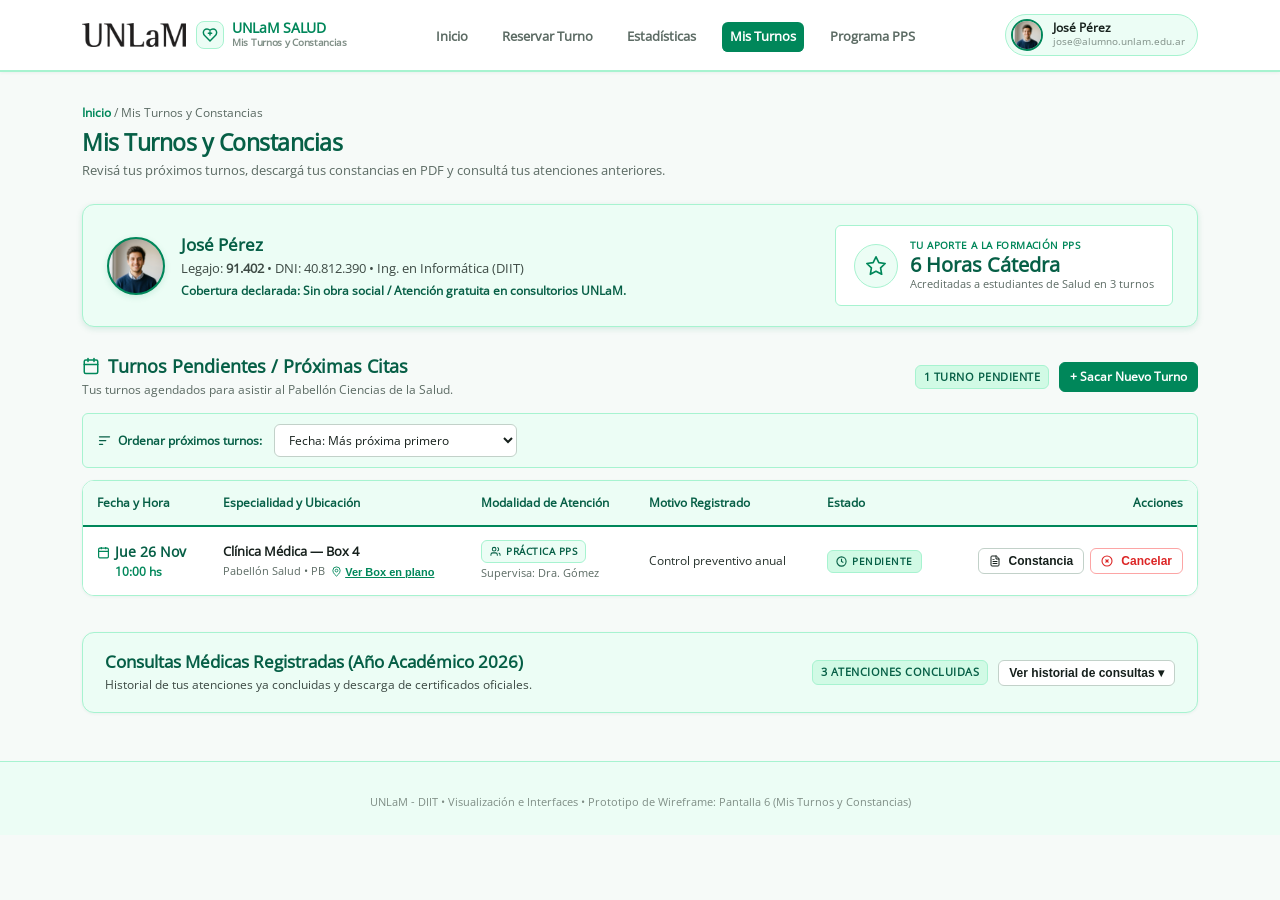
<file: pantalla_6_historial.html>
<!DOCTYPE html>
<html lang="es">
<head>
  <meta charset="UTF-8">
  <meta name="viewport" content="width=device-width, initial-scale=1.0">
  <title>Pantalla 6: Mis Turnos y Constancias - Wireframe UNLaM Salud</title>
  <link rel="stylesheet" href="wireframe-system.css">
  <style>
    /* Estilos específicos de Historial */
    .profile-summary-card {
      background: var(--verde-fondo-suave);
      border: 1.5px solid var(--verde-borde);
      border-radius: var(--radius-md);
      padding: 20px 24px;
      margin-bottom: 28px;
      display: flex;
      justify-content: space-between;
      align-items: center;
      gap: 20px;
      flex-wrap: wrap;
      box-shadow: var(--shadow-accent-sm);
    }

    .sort-toolbar {
      display: flex;
      justify-content: space-between;
      align-items: center;
      flex-wrap: wrap;
      gap: 12px;
      background: var(--verde-fondo-suave);
      border: 1px solid var(--verde-borde);
      border-radius: var(--radius-sm);
      padding: 10px 14px;
      margin-bottom: 12px;
    }

    .badge-icon-pill {
      display: inline-flex;
      align-items: center;
      gap: 5px;
    }

    .history-table-wrapper {
      overflow: hidden;
      border: 1px solid var(--verde-borde);
      border-radius: var(--radius-md);
      box-shadow: var(--shadow-sm);
      margin-top: 10px;
      background: var(--wf-surface);
    }
    .history-table {
      width: 100%;
      border-collapse: collapse;
      margin-top: 0;
      font-size: 12px;
      background: var(--wf-surface);
      border: none;
    }
    .history-table th {
      background: var(--verde-fondo-suave);
      border-bottom: 2px solid var(--verde-principal);
      padding: 13px 14px;
      text-align: left;
      font-weight: 800;
      color: var(--verde-oscuro);
    }
    .history-table td {
      border-bottom: 1px solid var(--wf-divider);
      padding: 13px 14px;
      vertical-align: middle;
    }
    .history-table tbody tr:last-child td {
      border-bottom: none;
    }
    .history-table tr:hover {
      background: var(--verde-fondo-suave);
    }

    /* Modal de Detalle de Atención / Certificado */
    .modal-cert {
      display: none;
      position: fixed;
      inset: 0;
      background: rgba(15, 23, 42, 0.6);
      backdrop-filter: blur(2px);
      z-index: 1000;
      align-items: center;
      justify-content: center;
      padding: 16px;
    }
    .modal-cert.active {
      display: flex;
    }
    /* Modal de Ubicación y Plano */
    .map-popup-modal {
      display: none;
      position: fixed;
      inset: 0;
      background-color: rgba(15, 23, 42, 0.55);
      backdrop-filter: blur(2px);
      z-index: 1000;
      align-items: center;
      justify-content: center;
      padding: 16px;
    }
    .map-popup-modal.active {
      display: flex;
    }
    .campus-map-schematic {
      background: var(--wf-gray-50);
      border: 1px dashed var(--wf-gray-500);
      border-radius: var(--radius-md);
      padding: 10px 14px;
      font-size: 11px;
      margin: 10px 0;
    }
    .map-grid-preview {
      display: grid;
      grid-template-columns: 2fr 1fr 1fr;
      gap: 8px;
    }
    .map-box {
      border: 1px solid var(--wf-gray-400);
      background: var(--wf-surface);
      display: flex;
      align-items: center;
      justify-content: center;
      text-align: center;
      padding: 6px;
      font-weight: 600;
      border-radius: 3px;
    }
    .map-box.highlight {
      background: var(--wf-primary-soft);
      color: var(--wf-primary-hover);
      border-color: var(--wf-primary);
    }

    .cert-paper {
      background: white;
      border: 1px solid var(--wf-primary);
      border-radius: var(--radius-md);
      padding: 28px;
      max-width: 540px;
      width: 100%;
      box-shadow: var(--shadow-accent-lg);
      font-size: 12px;
      position: relative;
    }

    @media (max-width: 768px) {
      .profile-summary-card {
        flex-direction: column;
        align-items: stretch;
        padding: 18px 16px;
      }
      .profile-hours-box {
        width: 100%;
      }
      .history-table-wrapper {
        background: transparent;
        border: none;
        box-shadow: none;
        overflow: visible;
      }
      .history-table {
        background: transparent;
      }
      .history-table thead {
        display: none;
      }
      .history-table, .history-table tbody, .history-table tr, .history-table td {
        display: block;
        width: 100%;
      }
      .history-table tr {
        margin-bottom: 14px;
        background: var(--wf-surface);
        border: 1.5px solid var(--verde-borde);
        border-radius: var(--radius-md);
        padding: 14px 16px;
        box-shadow: var(--shadow-sm);
      }
      .history-table td {
        display: flex;
        flex-direction: column;
        align-items: flex-start;
        gap: 4px;
        border-bottom: 1px dashed var(--verde-borde);
        padding: 8px 0;
        text-align: left !important;
      }
      .history-table td:last-child {
        border-bottom: none;
        padding-top: 10px;
      }
      .history-table td::before {
        font-size: 10px;
        font-weight: 800;
        text-transform: uppercase;
        letter-spacing: 0.4px;
        color: var(--verde-principal);
      }
      .history-table td:nth-of-type(1)::before { content: "Fecha y Hora"; }
      .history-table td:nth-of-type(2)::before { content: "Especialidad y Ubicación"; }
      .history-table td:nth-of-type(3)::before { content: "Modalidad de Atención"; }
      .history-table td:nth-of-type(4)::before { content: "Motivo Registrado"; }
      .history-table td:nth-of-type(5)::before { content: "Estado"; }
      .history-table td:nth-of-type(6)::before { content: "Acciones"; }
      .history-table td:nth-of-type(6) > div {
        width: 100%;
        justify-content: stretch !important;
      }
      .history-table td:nth-of-type(6) .wf-btn {
        min-height: 44px;
        flex: 1;
        justify-content: center;
      }
    }

    @media (max-width: 640px) {
      .sort-toolbar select,
      .sort-toolbar .wf-btn {
        width: 100% !important;
        min-width: 0 !important;
      }
    }
  </style>
</head>
<body>

  <!-- ==================== HEADER ==================== -->
  <header class="wf-header" data-heuristic="Consistencia y Estándares (H4)">
    <div class="container wf-header-inner">
      <div style="display: flex; align-items: center; gap: 14px;">
        <button class="wf-menu-toggle" id="menuToggle" aria-label="Abrir menú">☰</button>
        <a href="pantalla_1_home.html" class="wf-logo">
          <img class="wf-logo-image" src="assets/logo-unlam-negro-300x68.png" alt="Universidad Nacional de La Matanza">
          <div class="wf-logo-brand">
            <span class="wf-logo-icon" aria-hidden="true">
              <svg width="16" height="16" viewBox="0 0 24 24" fill="none" stroke="currentColor" stroke-width="2.2" stroke-linecap="round" stroke-linejoin="round">
                <path d="M19 14c1.49-1.46 3-3.21 3-5.5A5.5 5.5 0 0 0 16.5 3c-1.76 0-3 .5-4.5 2-1.5-1.5-2.74-2-4.5-2A5.5 5.5 0 0 0 2 8.5c0 2.3 1.5 4.05 3 5.5l7 7Z"/>
                <path d="M12 7v5"/>
                <path d="M9.5 9.5h5"/>
              </svg>
            </span>
            <div>
              <div class="wf-logo-title">UNLaM SALUD</div>
              <div class="wf-logo-subtitle" style="font-size: 10px; color: var(--wf-gray-500); font-weight: 600; white-space: nowrap;">Mis Turnos y Constancias</div>
            </div>
          </div>
        </a>
      </div>

      <nav aria-label="Navegación principal">
        <ul class="wf-nav" id="mainNav">
          <li><a href="pantalla_1_home.html">Inicio</a></li>
          <li><a href="pantalla_2_cartilla.html">Reservar Turno</a></li>
          <li><a href="pantalla_5_grafico.html">Estadísticas</a></li>
          <li><a href="pantalla_6_historial.html" class="active">Mis Turnos</a></li>
          <li><a href="pantalla_7_programa_pps.html">Programa PPS</a></li>
        </ul>
      </nav>

      <div style="display: flex; align-items: center; gap: 10px;">
        <div class="wf-user-profile" title="José Pérez (jose@alumno.unlam.edu.ar)">
          <div class="wf-avatar">
            <img src="assets/avatars/jose-perez.jpg" alt="Foto de perfil de José Pérez" onerror="this.style.display='none'; this.nextElementSibling.style.display='flex';">
            <span class="wf-avatar-fallback">JP</span>
          </div>
          <div class="wf-user-info">
            <div style="font-weight: 700; line-height: 1;">José Pérez</div>
            <div style="font-size: 10px; color: var(--wf-gray-500);">jose@alumno.unlam.edu.ar</div>
          </div>
        </div>
      </div>
    </div>
  </header>

  <!-- ==================== CONTENIDO PRINCIPAL ==================== -->
  <main class="container">

    <!-- Migas de pan y título -->
    <div style="margin-bottom: 24px;">
      <div style="font-size: 12px; color: var(--wf-gray-600); margin-bottom: 6px;">
        <a href="pantalla_1_home.html" style="color: var(--verde-principal); text-decoration: none; font-weight: 600;">Inicio</a> / Mis Turnos y Constancias
      </div>
      <h1 style="font-size: 23px; font-weight: 800; letter-spacing: -0.5px; color: var(--verde-oscuro); margin-bottom: 4px;">Mis Turnos y Constancias</h1>
      <p style="font-size: 13px; color: var(--wf-gray-600);">
        Revisá tus próximos turnos, descargá tus constancias en PDF y consultá tus atenciones anteriores.
      </p>
    </div>

    <!-- ==================== FICHA RESUMEN DEL ESTUDIANTE ==================== -->
    <section class="profile-summary-card" data-gestalt="Región Común y Cerramiento">
      <div style="display: flex; align-items: center; gap: 16px;">
        <div style="width: 58px; height: 58px; border-radius: 50%; background: var(--verde-principal); border: 2px solid var(--verde-principal); color: #ffffff; display: flex; align-items: center; justify-content: center; font-size: 18px; font-weight: 900; flex-shrink: 0; overflow: hidden; box-shadow: var(--shadow-accent-sm);">
          <img src="assets/avatars/jose-perez.jpg" alt="Foto de perfil de José Pérez" style="width: 100%; height: 100%; object-fit: cover; display: block;" onerror="this.style.display='none'; this.nextElementSibling.style.display='flex';">
          <span style="display: none; width: 100%; height: 100%; align-items: center; justify-content: center;">JP</span>
        </div>
        <div>
          <div style="font-size: 17px; font-weight: 800; color: var(--verde-oscuro);">José Pérez</div>
          <div style="font-size: 12.5px; color: var(--wf-gray-700); margin-top: 2px;">
            Legajo: <strong>91.402</strong> • DNI: 40.812.390 • Ing. en Informática (DIIT)
          </div>
          <div style="font-size: 11.5px; color: var(--verde-oscuro); margin-top: 3px; font-weight: 600;">
            Cobertura declarada: Sin obra social / Atención gratuita en consultorios UNLaM.
          </div>
        </div>
      </div>

      <!-- Métricas personales solidarias (Diseño Emocional - Don Norman) -->
      <div class="profile-hours-box" style="background: var(--wf-surface); border: 1.5px solid var(--verde-borde); padding: 12px 18px; border-radius: var(--radius-sm); display: flex; align-items: center; gap: 12px;">
        <div class="wf-icon-circle" aria-hidden="true">
          <svg class="wf-svg-icon" style="width: 22px; height: 22px;" viewBox="0 0 24 24"><path d="M12 2l3.09 6.26L22 9.27l-5 4.87 1.18 6.88L12 17.77l-6.18 3.25L7 14.14 2 9.27l6.91-1.01L12 2z"/></svg>
        </div>
        <div>
          <div style="font-size: 10px; font-weight: 800; color: var(--verde-principal); text-transform: uppercase; letter-spacing: 0.4px;">Tu aporte a la formación PPS</div>
          <div style="font-size: 20px; font-weight: 900; color: var(--verde-oscuro); line-height: 1.15;">6 Horas Cátedra</div>
          <div style="font-size: 11px; color: var(--wf-gray-600);">Acreditadas a estudiantes de Salud en 3 turnos</div>
        </div>
      </div>
    </section>

    <!-- ==================== SECCIÓN: MIS TURNOS PENDIENTES / PRÓXIMAS CITAS ==================== -->
    <section id="seccionTurnosPendientes" style="margin-bottom: 36px;" data-gestalt="Región Común y Cerramiento" data-heuristic="Visibilidad del Estado del Sistema (H1)">
      <div style="display: flex; justify-content: space-between; align-items: center; margin-bottom: 14px; flex-wrap: wrap; gap: 12px;">
        <div>
          <h2 style="font-size: 18px; font-weight: 800; margin: 0 0 4px 0; color: var(--verde-oscuro); display: flex; align-items: center; gap: 8px;">
            <svg class="wf-svg-icon-sm" viewBox="0 0 24 24" aria-hidden="true" style="color: var(--verde-principal); width: 18px; height: 18px;">
              <rect x="3" y="4" width="18" height="18" rx="2" ry="2"/>
              <line x1="16" y1="2" x2="16" y2="6"/>
              <line x1="8" y1="2" x2="8" y2="6"/>
              <line x1="3" y1="10" x2="21" y2="10"/>
            </svg>
            Turnos Pendientes / Próximas Citas
          </h2>
          <div style="font-size: 12px; color: var(--wf-gray-600);">Tus turnos agendados para asistir al Pabellón Ciencias de la Salud.</div>
        </div>
        <div style="display: flex; align-items: center; gap: 10px;">
          <span class="wf-badge wf-badge-dark" id="badgeContadorPendientes">1 Turno Pendiente</span>
          <a href="pantalla_2_cartilla.html" class="wf-btn wf-btn-primary wf-btn-sm" style="font-size: 12px;">+ Sacar Nuevo Turno</a>
        </div>
      </div>

      <!-- Barra de ordenamiento para turnos pendientes (controles próximos entre sí) -->
      <div class="sort-toolbar" id="barraOrdenPendientes" style="justify-content: flex-start; gap: 12px;">
        <label for="selectOrdenPendientes" style="font-size: 12px; font-weight: 700; color: var(--verde-oscuro); display: flex; align-items: center; gap: 6px; margin: 0;">
          <svg class="wf-svg-icon-sm" viewBox="0 0 24 24" aria-hidden="true"><line x1="4" y1="6" x2="20" y2="6"/><line x1="4" y1="12" x2="14" y2="12"/><line x1="4" y1="18" x2="9" y2="18"/></svg>
          <span>Ordenar próximos turnos:</span>
        </label>
        <select id="selectOrdenPendientes" class="wf-select" style="width: auto; min-width: 230px; padding: 6px 10px; font-size: 12px;" onchange="renderizarTurnosPendientes()">
          <option value="fecha_asc" selected>Fecha: Más próxima primero</option>
          <option value="fecha_desc">Fecha: Más lejana primero</option>
          <option value="especialidad">Tipo de Práctica / Especialidad (A–Z)</option>
        </select>
      </div>

      <div id="contenedorTablaPendientes">
        <!-- Renderizado dinámico con tabla responsiva o estado vacío -->
      </div>
    </section>

    <!-- ==================== LISTADO CRONOLÓGICO DE ATENCIONES (NIVEL 2 Y 3) ==================== -->
    <section style="margin-bottom: var(--space-6);" data-gestalt="Semejanza y Proximidad" data-heuristic="Control y Libertad (H3: Descarga de Comprobantes)">
      
      <!-- Barra disparadora de divulgación progresiva (Heurística 8: Diseño Minimalista) -->
      <div class="wf-card" style="border: 1.5px solid var(--verde-borde); background: var(--verde-fondo-suave); border-radius: var(--radius-md); padding: 18px 22px; cursor: pointer; transition: border-color 0.2s, box-shadow 0.2s; display: flex; justify-content: space-between; align-items: center; flex-wrap: wrap; gap: 12px;" onclick="toggleHistorialConcluido()" onmouseover="this.style.borderColor='var(--verde-principal)'" onmouseout="this.style.borderColor='var(--verde-borde)'">
        <div>
          <h2 style="font-size: 17px; font-weight: 800; margin: 0 0 4px 0; color: var(--verde-oscuro);">
            Consultas Médicas Registradas (Año Académico 2026)
          </h2>
          <div style="font-size: 12px; color: var(--wf-gray-700);">
            Historial de tus atenciones ya concluidas y descarga de certificados oficiales.
          </div>
        </div>
        <div style="display: flex; align-items: center; gap: 10px; flex-wrap: wrap;" onclick="event.stopPropagation()">
          <span class="wf-badge wf-badge-dark" id="badgeTotalAtenciones">3 Atenciones Concluidas</span>
          <button type="button" class="wf-btn wf-btn-secondary wf-btn-sm" id="btnToggleDespliegueHistorial" onclick="toggleHistorialConcluido()" style="font-weight: 700; display: inline-flex; align-items: center; gap: 6px;">
            <span id="textoBtnDespliegue">Ver historial de consultas ▾</span>
          </button>
        </div>
      </div>

      <!-- Contenedor desplegable (Oculto por defecto para evitar sobrecarga visual - Divulgación Progresiva) -->
      <div id="contenedorHistorialConcluido" style="display: none; margin-top: 16px;">
        
        <!-- Barra de control y ordenamiento del historial -->
        <div class="sort-toolbar">
          <div style="display: flex; align-items: center; gap: 10px; flex-wrap: wrap;">
            <span style="font-size: 12px; color: var(--verde-oscuro); font-weight: 700;">Ordenar historial:</span>
            <select id="selectOrdenHistorial" class="wf-select" style="width: auto; min-width: 220px; padding: 6px 10px; font-size: 12px;" onchange="ordenarTablaHistorial()">
              <option value="fecha_desc" selected>Fecha: Más reciente primero</option>
              <option value="fecha_asc">Fecha: Más antigua primero</option>
              <option value="especialidad">Tipo de Práctica / Especialidad (A–Z)</option>
            </select>
          </div>
          <button type="button" class="wf-btn wf-btn-secondary wf-btn-sm" id="btnToggleHistorial" onclick="alternarHistorialExtenso()">
            Ver historial extenso (15 atenciones)
          </button>
        </div>

        <div class="history-table-wrapper">
        <table class="history-table">
          <thead>
            <tr>
              <th>Fecha y Hora</th>
              <th>Especialidad y Ubicación</th>
              <th>Modalidad de Atención</th>
              <th>Motivo Registrado</th>
              <th>Estado</th>
              <th style="text-align: right;">Comprobante</th>
            </tr>
          </thead>
          <tbody>
            
            <!-- Consulta 1 -->
            <tr>
              <td>
                <div style="font-weight: 700;">18 Oct 2026</div>
                <div style="font-size: 11px; color: var(--wf-gray-600);">10:30 hs</div>
              </td>
              <td>
                <div style="font-weight: 700;">Odontología Preventiva</div>
                <div style="font-size: 11px; color: var(--wf-gray-600);">Box 2 • Pabellón Salud</div>
              </td>
              <td>
                <span class="wf-badge" style="background: var(--wf-primary-soft); color: var(--wf-primary-hover); border: 1px solid var(--wf-primary); font-weight: 800; font-size: 10px;">Práctica PPS</span>
                <div style="font-size: 10px; color: var(--wf-gray-600); margin-top: 2px;">Dra. M. Benítez + 2 practicantes</div>
              </td>
              <td>Control preventivo y limpieza bucal</td>
              <td>
                <span class="wf-badge" style="background: var(--wf-primary-soft); color: var(--wf-primary-hover); border: 1px solid var(--wf-primary); font-weight: 700; font-size: 10px;">Completado</span>
              </td>
              <td style="text-align: right;">
                <button class="wf-btn wf-btn-secondary wf-btn-sm" onclick="abrirCertificado('18/10/2026', 'Odontología Preventiva', 'Dra. M. Benítez (Mat. 48.912)', 'Control preventivo anual bucodental')">
                  <svg width="12" height="12" viewBox="0 0 24 24" fill="none" stroke="currentColor" stroke-width="2" stroke-linecap="round" stroke-linejoin="round" style="vertical-align: -1px; margin-right: 4px;"><path d="M14 2H6a2 2 0 0 0-2 2v16a2 2 0 0 0 2 2h12a2 2 0 0 0 2-2V8z"/><polyline points="14 2 14 8 20 8"/><line x1="16" y1="13" x2="8" y2="13"/><line x1="16" y1="17" x2="8" y2="17"/><polyline points="10 9 9 9 8 9"/></svg>Certificado
                </button>
              </td>
            </tr>

            <!-- Consulta 2 -->
            <tr>
              <td>
                <div style="font-weight: 700;">02 Sep 2026</div>
                <div style="font-size: 11px; color: var(--wf-gray-600);">14:00 hs</div>
              </td>
              <td>
                <div style="font-weight: 700;">Clínica Médica</div>
                <div style="font-size: 11px; color: var(--wf-gray-600);">Box 1 • Pabellón Salud</div>
              </td>
              <td>
                <span class="wf-badge" style="background: var(--wf-primary-soft); color: var(--wf-primary-hover); border: 1px solid var(--wf-primary); font-weight: 800; font-size: 10px;">Práctica PPS</span>
                <div style="font-size: 10px; color: var(--wf-gray-600); margin-top: 2px;">Dr. R. Gómez + 2 practicantes</div>
              </td>
              <td>Apto físico deportivo / torneos UNLaM</td>
              <td>
                <span class="wf-badge" style="background: var(--wf-primary-soft); color: var(--wf-primary-hover); border: 1px solid var(--wf-primary); font-weight: 700; font-size: 10px;">Apto Aprobado</span>
              </td>
              <td style="text-align: right;">
                <button class="wf-btn wf-btn-secondary wf-btn-sm" onclick="abrirCertificado('02/09/2026', 'Clínica Médica', 'Dr. Roberto Gómez (Mat. 39.401)', 'Examen clínico para apto deportivo universitario')">
                  <svg width="12" height="12" viewBox="0 0 24 24" fill="none" stroke="currentColor" stroke-width="2" stroke-linecap="round" stroke-linejoin="round" style="vertical-align: -1px; margin-right: 4px;"><path d="M14 2H6a2 2 0 0 0-2 2v16a2 2 0 0 0 2 2h12a2 2 0 0 0 2-2V8z"/><polyline points="14 2 14 8 20 8"/><line x1="16" y1="13" x2="8" y2="13"/><line x1="16" y1="17" x2="8" y2="17"/><polyline points="10 9 9 9 8 9"/></svg>Certificado
                </button>
              </td>
            </tr>

            <!-- Consulta 3 -->
            <tr>
              <td>
                <div style="font-weight: 700;">22 Jun 2026</div>
                <div style="font-size: 11px; color: var(--wf-gray-600);">09:00 hs</div>
              </td>
              <td>
                <div style="font-weight: 700;">Oftalmología</div>
                <div style="font-size: 11px; color: var(--wf-gray-600);">Box 3 • Pabellón Salud</div>
              </td>
              <td>
                <span class="wf-badge wf-badge-outline" style="font-size: 10px;">Profesional Graduado</span>
                <div style="font-size: 10px; color: var(--wf-gray-600); margin-top: 2px;">Dr. F. Rossi (Médico de Planta)</div>
              </td>
              <td>Control de agudeza visual para lectura</td>
              <td>
                <span class="wf-badge" style="background: var(--wf-primary-soft); color: var(--wf-primary-hover); border: 1px solid var(--wf-primary); font-weight: 700; font-size: 10px;">Completado</span>
              </td>
              <td style="text-align: right;">
                <button class="wf-btn wf-btn-secondary wf-btn-sm" onclick="abrirCertificado('22/06/2026', 'Oftalmología', 'Dr. Fernando Rossi (Mat. 51.203)', 'Evaluación de agudeza visual y prescripción refractiva')">
                  <svg width="12" height="12" viewBox="0 0 24 24" fill="none" stroke="currentColor" stroke-width="2" stroke-linecap="round" stroke-linejoin="round" style="vertical-align: -1px; margin-right: 4px;"><path d="M14 2H6a2 2 0 0 0-2 2v16a2 2 0 0 0 2 2h12a2 2 0 0 0 2-2V8z"/><polyline points="14 2 14 8 20 8"/><line x1="16" y1="13" x2="8" y2="13"/><line x1="16" y1="17" x2="8" y2="17"/><polyline points="10 9 9 9 8 9"/></svg>Certificado
                </button>
              </td>
            </tr>

            <!-- Filas extendidas (Caso extremo 15 atenciones para densidad de datos) -->
            <!-- Consulta 4 -->
            <tr class="row-extensa" style="display: none;">
              <td>
                <div style="font-weight: 700;">15 May 2026</div>
                <div style="font-size: 11px; color: var(--wf-gray-600);">11:30 hs</div>
              </td>
              <td>
                <div style="font-weight: 700;">Kinesiología y Postura</div>
                <div style="font-size: 11px; color: var(--wf-gray-600);">Box 5 • Pabellón Salud</div>
              </td>
              <td>
                <span class="wf-badge" style="background: var(--wf-primary-soft); color: var(--wf-primary-hover); border: 1px solid var(--wf-primary); font-weight: 800; font-size: 10px;">Práctica PPS</span>
                <div style="font-size: 10px; color: var(--wf-gray-600); margin-top: 2px;">Lic. G. López + 2 practicantes</div>
              </td>
              <td>Dolor cervical postural por estudio en PC</td>
              <td>
                <span class="wf-badge" style="background: var(--wf-primary-soft); color: var(--wf-primary-hover); border: 1px solid var(--wf-primary); font-weight: 700; font-size: 10px;">Completado</span>
              </td>
              <td style="text-align: right;">
                <button class="wf-btn wf-btn-secondary wf-btn-sm" onclick="abrirCertificado('15/05/2026', 'Kinesiología y Postura', 'Lic. Gonzalo López (Mat. 29.804)', 'Evaluación ergonómica y plan de reeducación postural')">
                  <svg width="12" height="12" viewBox="0 0 24 24" fill="none" stroke="currentColor" stroke-width="2" stroke-linecap="round" stroke-linejoin="round" style="vertical-align: -1px; margin-right: 4px;"><path d="M14 2H6a2 2 0 0 0-2 2v16a2 2 0 0 0 2 2h12a2 2 0 0 0 2-2V8z"/><polyline points="14 2 14 8 20 8"/><line x1="16" y1="13" x2="8" y2="13"/><line x1="16" y1="17" x2="8" y2="17"/><polyline points="10 9 9 9 8 9"/></svg>Certificado
                </button>
              </td>
            </tr>

            <!-- Consulta 5 -->
            <tr class="row-extensa" style="display: none;">
              <td>
                <div style="font-weight: 700;">08 May 2026</div>
                <div style="font-size: 11px; color: var(--wf-gray-600);">16:00 hs</div>
              </td>
              <td>
                <div style="font-weight: 700;">Nutrición y Hábitos</div>
                <div style="font-size: 11px; color: var(--wf-gray-600);">Box 4 • Pabellón Salud</div>
              </td>
              <td>
                <span class="wf-badge" style="background: var(--wf-primary-soft); color: var(--wf-primary-hover); border: 1px solid var(--wf-primary); font-weight: 800; font-size: 10px;">Práctica PPS</span>
                <div style="font-size: 10px; color: var(--wf-gray-600); margin-top: 2px;">Lic. C. Morales + 1 practicante</div>
              </td>
              <td>Plan nutricional y control calórico</td>
              <td>
                <span class="wf-badge" style="background: var(--wf-primary-soft); color: var(--wf-primary-hover); border: 1px solid var(--wf-primary); font-weight: 700; font-size: 10px;">Completado</span>
              </td>
              <td style="text-align: right;">
                <button class="wf-btn wf-btn-secondary wf-btn-sm" onclick="abrirCertificado('08/05/2026', 'Nutrición y Hábitos', 'Lic. Cecilia Morales (Mat. 33.190)', 'Guía antropométrica y plan de hábitos saludables')">
                  <svg width="12" height="12" viewBox="0 0 24 24" fill="none" stroke="currentColor" stroke-width="2" stroke-linecap="round" stroke-linejoin="round" style="vertical-align: -1px; margin-right: 4px;"><path d="M14 2H6a2 2 0 0 0-2 2v16a2 2 0 0 0 2 2h12a2 2 0 0 0 2-2V8z"/><polyline points="14 2 14 8 20 8"/><line x1="16" y1="13" x2="8" y2="13"/><line x1="16" y1="17" x2="8" y2="17"/><polyline points="10 9 9 9 8 9"/></svg>Certificado
                </button>
              </td>
            </tr>

            <!-- Consulta 6 -->
            <tr class="row-extensa" style="display: none;">
              <td>
                <div style="font-weight: 700;">24 Abr 2026</div>
                <div style="font-size: 11px; color: var(--wf-gray-600);">10:00 hs</div>
              </td>
              <td>
                <div style="font-weight: 700;">Clínica Médica</div>
                <div style="font-size: 11px; color: var(--wf-gray-600);">Box 1 • Pabellón Salud</div>
              </td>
              <td>
                <span class="wf-badge" style="background: var(--wf-primary-soft); color: var(--wf-primary-hover); border: 1px solid var(--wf-primary); font-weight: 800; font-size: 10px;">Práctica PPS</span>
                <div style="font-size: 10px; color: var(--wf-gray-600); margin-top: 2px;">Dr. R. Gómez + 2 practicantes</div>
              </td>
              <td>Cuadro gripal y constancia médica de reposo</td>
              <td>
                <span class="wf-badge" style="background: var(--wf-primary-soft); color: var(--wf-primary-hover); border: 1px solid var(--wf-primary); font-weight: 700; font-size: 10px;">Completado</span>
              </td>
              <td style="text-align: right;">
                <button class="wf-btn wf-btn-secondary wf-btn-sm" onclick="abrirCertificado('24/04/2026', 'Clínica Médica', 'Dr. Roberto Gómez (Mat. 39.401)', 'Certificado médico de reposo y tratamiento sintomático')">
                  <svg width="12" height="12" viewBox="0 0 24 24" fill="none" stroke="currentColor" stroke-width="2" stroke-linecap="round" stroke-linejoin="round" style="vertical-align: -1px; margin-right: 4px;"><path d="M14 2H6a2 2 0 0 0-2 2v16a2 2 0 0 0 2 2h12a2 2 0 0 0 2-2V8z"/><polyline points="14 2 14 8 20 8"/><line x1="16" y1="13" x2="8" y2="13"/><line x1="16" y1="17" x2="8" y2="17"/><polyline points="10 9 9 9 8 9"/></svg>Certificado
                </button>
              </td>
            </tr>

            <!-- Consulta 7 -->
            <tr class="row-extensa" style="display: none;">
              <td>
                <div style="font-weight: 700;">17 Abr 2026</div>
                <div style="font-size: 11px; color: var(--wf-gray-600);">14:30 hs</div>
              </td>
              <td>
                <div style="font-weight: 700;">Odontología Preventiva</div>
                <div style="font-size: 11px; color: var(--wf-gray-600);">Box 2 • Pabellón Salud</div>
              </td>
              <td>
                <span class="wf-badge" style="background: var(--wf-primary-soft); color: var(--wf-primary-hover); border: 1px solid var(--wf-primary); font-weight: 800; font-size: 10px;">Práctica PPS</span>
                <div style="font-size: 10px; color: var(--wf-gray-600); margin-top: 2px;">Dra. M. Benítez + 2 practicantes</div>
              </td>
              <td>Fluoración tópica y control de placa bacteriana</td>
              <td>
                <span class="wf-badge" style="background: var(--wf-primary-soft); color: var(--wf-primary-hover); border: 1px solid var(--wf-primary); font-weight: 700; font-size: 10px;">Completado</span>
              </td>
              <td style="text-align: right;">
                <button class="wf-btn wf-btn-secondary wf-btn-sm" onclick="abrirCertificado('17/04/2026', 'Odontología Preventiva', 'Dra. Mariana Benítez (Mat. 48.912)', 'Topicación con flúor y profilaxis bucal')">
                  <svg width="12" height="12" viewBox="0 0 24 24" fill="none" stroke="currentColor" stroke-width="2" stroke-linecap="round" stroke-linejoin="round" style="vertical-align: -1px; margin-right: 4px;"><path d="M14 2H6a2 2 0 0 0-2 2v16a2 2 0 0 0 2 2h12a2 2 0 0 0 2-2V8z"/><polyline points="14 2 14 8 20 8"/><line x1="16" y1="13" x2="8" y2="13"/><line x1="16" y1="17" x2="8" y2="17"/><polyline points="10 9 9 9 8 9"/></svg>Certificado
                </button>
              </td>
            </tr>

            <!-- Consulta 8 -->
            <tr class="row-extensa" style="display: none;">
              <td>
                <div style="font-weight: 700;">09 Abr 2026</div>
                <div style="font-size: 11px; color: var(--wf-gray-600);">09:30 hs</div>
              </td>
              <td>
                <div style="font-weight: 700;">Kinesiología y Postura</div>
                <div style="font-size: 11px; color: var(--wf-gray-600);">Box 5 • Pabellón Salud</div>
              </td>
              <td>
                <span class="wf-badge" style="background: var(--wf-primary-soft); color: var(--wf-primary-hover); border: 1px solid var(--wf-primary); font-weight: 800; font-size: 10px;">Práctica PPS</span>
                <div style="font-size: 10px; color: var(--wf-gray-600); margin-top: 2px;">Lic. G. López + 2 practicantes</div>
              </td>
              <td>Ejercicios de descompresión lumbar y pautas activas</td>
              <td>
                <span class="wf-badge" style="background: var(--wf-primary-soft); color: var(--wf-primary-hover); border: 1px solid var(--wf-primary); font-weight: 700; font-size: 10px;">Completado</span>
              </td>
              <td style="text-align: right;">
                <button class="wf-btn wf-btn-secondary wf-btn-sm" onclick="abrirCertificado('09/04/2026', 'Kinesiología y Postura', 'Lic. Gonzalo López (Mat. 29.804)', 'Sesión de kinesioterapia motora y estiramiento activo')">
                  <svg width="12" height="12" viewBox="0 0 24 24" fill="none" stroke="currentColor" stroke-width="2" stroke-linecap="round" stroke-linejoin="round" style="vertical-align: -1px; margin-right: 4px;"><path d="M14 2H6a2 2 0 0 0-2 2v16a2 2 0 0 0 2 2h12a2 2 0 0 0 2-2V8z"/><polyline points="14 2 14 8 20 8"/><line x1="16" y1="13" x2="8" y2="13"/><line x1="16" y1="17" x2="8" y2="17"/><polyline points="10 9 9 9 8 9"/></svg>Certificado
                </button>
              </td>
            </tr>

            <!-- Consulta 9 -->
            <tr class="row-extensa" style="display: none;">
              <td>
                <div style="font-weight: 700;">27 Mar 2026</div>
                <div style="font-size: 11px; color: var(--wf-gray-600);">15:00 hs</div>
              </td>
              <td>
                <div style="font-weight: 700;">Oftalmología</div>
                <div style="font-size: 11px; color: var(--wf-gray-600);">Box 3 • Pabellón Salud</div>
              </td>
              <td>
                <span class="wf-badge wf-badge-outline" style="font-size: 10px;">Profesional Graduado</span>
                <div style="font-size: 10px; color: var(--wf-gray-600); margin-top: 2px;">Dr. F. Rossi (Médico de Planta)</div>
              </td>
              <td>Fondo de ojos preventivo y presión ocular</td>
              <td>
                <span class="wf-badge" style="background: var(--wf-primary-soft); color: var(--wf-primary-hover); border: 1px solid var(--wf-primary); font-weight: 700; font-size: 10px;">Completado</span>
              </td>
              <td style="text-align: right;">
                <button class="wf-btn wf-btn-secondary wf-btn-sm" onclick="abrirCertificado('27/03/2026', 'Oftalmología', 'Dr. Fernando Rossi (Mat. 51.203)', 'Fondo de ojo sin hallazgos patológicos, presión ocular normal')">
                  <svg width="12" height="12" viewBox="0 0 24 24" fill="none" stroke="currentColor" stroke-width="2" stroke-linecap="round" stroke-linejoin="round" style="vertical-align: -1px; margin-right: 4px;"><path d="M14 2H6a2 2 0 0 0-2 2v16a2 2 0 0 0 2 2h12a2 2 0 0 0 2-2V8z"/><polyline points="14 2 14 8 20 8"/><line x1="16" y1="13" x2="8" y2="13"/><line x1="16" y1="17" x2="8" y2="17"/><polyline points="10 9 9 9 8 9"/></svg>Certificado
                </button>
              </td>
            </tr>

            <!-- Consulta 10 -->
            <tr class="row-extensa" style="display: none;">
              <td>
                <div style="font-weight: 700;">19 Mar 2026</div>
                <div style="font-size: 11px; color: var(--wf-gray-600);">11:00 hs</div>
              </td>
              <td>
                <div style="font-weight: 700;">Nutrición y Hábitos</div>
                <div style="font-size: 11px; color: var(--wf-gray-600);">Box 4 • Pabellón Salud</div>
              </td>
              <td>
                <span class="wf-badge" style="background: var(--wf-primary-soft); color: var(--wf-primary-hover); border: 1px solid var(--wf-primary); font-weight: 800; font-size: 10px;">Práctica PPS</span>
                <div style="font-size: 10px; color: var(--wf-gray-600); margin-top: 2px;">Lic. C. Morales + 1 practicante</div>
              </td>
              <td>Composición corporal e hidratación en cursada</td>
              <td>
                <span class="wf-badge" style="background: var(--wf-primary-soft); color: var(--wf-primary-hover); border: 1px solid var(--wf-primary); font-weight: 700; font-size: 10px;">Completado</span>
              </td>
              <td style="text-align: right;">
                <button class="wf-btn wf-btn-secondary wf-btn-sm" onclick="abrirCertificado('19/03/2026', 'Nutrición y Hábitos', 'Lic. Cecilia Morales (Mat. 33.190)', 'Evaluación de composición corporal y cronograma nutricional')">
                  <svg width="12" height="12" viewBox="0 0 24 24" fill="none" stroke="currentColor" stroke-width="2" stroke-linecap="round" stroke-linejoin="round" style="vertical-align: -1px; margin-right: 4px;"><path d="M14 2H6a2 2 0 0 0-2 2v16a2 2 0 0 0 2 2h12a2 2 0 0 0 2-2V8z"/><polyline points="14 2 14 8 20 8"/><line x1="16" y1="13" x2="8" y2="13"/><line x1="16" y1="17" x2="8" y2="17"/><polyline points="10 9 9 9 8 9"/></svg>Certificado
                </button>
              </td>
            </tr>

            <!-- Consulta 11 -->
            <tr class="row-extensa" style="display: none;">
              <td>
                <div style="font-weight: 700;">12 Mar 2026</div>
                <div style="font-size: 11px; color: var(--wf-gray-600);">08:30 hs</div>
              </td>
              <td>
                <div style="font-weight: 700;">Clínica Médica</div>
                <div style="font-size: 11px; color: var(--wf-gray-600);">Box 1 • Pabellón Salud</div>
              </td>
              <td>
                <span class="wf-badge" style="background: var(--wf-primary-soft); color: var(--wf-primary-hover); border: 1px solid var(--wf-primary); font-weight: 800; font-size: 10px;">Práctica PPS</span>
                <div style="font-size: 10px; color: var(--wf-gray-600); margin-top: 2px;">Dr. R. Gómez + 2 practicantes</div>
              </td>
              <td>Chequeo clínico de rutina previo a cursada</td>
              <td>
                <span class="wf-badge" style="background: var(--wf-primary-soft); color: var(--wf-primary-hover); border: 1px solid var(--wf-primary); font-weight: 700; font-size: 10px;">Apto Aprobado</span>
              </td>
              <td style="text-align: right;">
                <button class="wf-btn wf-btn-secondary wf-btn-sm" onclick="abrirCertificado('12/03/2026', 'Clínica Médica', 'Dr. Roberto Gómez (Mat. 39.401)', 'Examen clínico general e indicación de análisis de laboratorio')">
                  <svg width="12" height="12" viewBox="0 0 24 24" fill="none" stroke="currentColor" stroke-width="2" stroke-linecap="round" stroke-linejoin="round" style="vertical-align: -1px; margin-right: 4px;"><path d="M14 2H6a2 2 0 0 0-2 2v16a2 2 0 0 0 2 2h12a2 2 0 0 0 2-2V8z"/><polyline points="14 2 14 8 20 8"/><line x1="16" y1="13" x2="8" y2="13"/><line x1="16" y1="17" x2="8" y2="17"/><polyline points="10 9 9 9 8 9"/></svg>Certificado
                </button>
              </td>
            </tr>

            <!-- Consulta 12 -->
            <tr class="row-extensa" style="display: none;">
              <td>
                <div style="font-weight: 700;">05 Mar 2026</div>
                <div style="font-size: 11px; color: var(--wf-gray-600);">16:30 hs</div>
              </td>
              <td>
                <div style="font-weight: 700;">Odontología Preventiva</div>
                <div style="font-size: 11px; color: var(--wf-gray-600);">Box 2 • Pabellón Salud</div>
              </td>
              <td>
                <span class="wf-badge" style="background: var(--wf-primary-soft); color: var(--wf-primary-hover); border: 1px solid var(--wf-primary); font-weight: 800; font-size: 10px;">Práctica PPS</span>
                <div style="font-size: 10px; color: var(--wf-gray-600); margin-top: 2px;">Dra. M. Benítez + 2 practicantes</div>
              </td>
              <td>Limpieza por ultrasonido y pulido coronario</td>
              <td>
                <span class="wf-badge" style="background: var(--wf-primary-soft); color: var(--wf-primary-hover); border: 1px solid var(--wf-primary); font-weight: 700; font-size: 10px;">Completado</span>
              </td>
              <td style="text-align: right;">
                <button class="wf-btn wf-btn-secondary wf-btn-sm" onclick="abrirCertificado('05/03/2026', 'Odontología Preventiva', 'Dra. Mariana Benítez (Mat. 48.912)', 'Limpieza de sarro y enseñanza de técnica de cepillado')">
                  <svg width="12" height="12" viewBox="0 0 24 24" fill="none" stroke="currentColor" stroke-width="2" stroke-linecap="round" stroke-linejoin="round" style="vertical-align: -1px; margin-right: 4px;"><path d="M14 2H6a2 2 0 0 0-2 2v16a2 2 0 0 0 2 2h12a2 2 0 0 0 2-2V8z"/><polyline points="14 2 14 8 20 8"/><line x1="16" y1="13" x2="8" y2="13"/><line x1="16" y1="17" x2="8" y2="17"/><polyline points="10 9 9 9 8 9"/></svg>Certificado
                </button>
              </td>
            </tr>

            <!-- Consulta 13 -->
            <tr class="row-extensa" style="display: none;">
              <td>
                <div style="font-weight: 700;">20 Feb 2026</div>
                <div style="font-size: 11px; color: var(--wf-gray-600);">10:00 hs</div>
              </td>
              <td>
                <div style="font-weight: 700;">Kinesiología y Postura</div>
                <div style="font-size: 11px; color: var(--wf-gray-600);">Box 5 • Pabellón Salud</div>
              </td>
              <td>
                <span class="wf-badge" style="background: var(--wf-primary-soft); color: var(--wf-primary-hover); border: 1px solid var(--wf-primary); font-weight: 800; font-size: 10px;">Práctica PPS</span>
                <div style="font-size: 10px; color: var(--wf-gray-600); margin-top: 2px;">Lic. G. López + 2 practicantes</div>
              </td>
              <td>Rehabilitación funcional por esguince leve</td>
              <td>
                <span class="wf-badge" style="background: var(--wf-primary-soft); color: var(--wf-primary-hover); border: 1px solid var(--wf-primary); font-weight: 700; font-size: 10px;">Apto Aprobado</span>
              </td>
              <td style="text-align: right;">
                <button class="wf-btn wf-btn-secondary wf-btn-sm" onclick="abrirCertificado('20/02/2026', 'Kinesiología y Postura', 'Lic. Gonzalo López (Mat. 29.804)', 'Alta de fisioterapia y reincorporación a actividad física')">
                  <svg width="12" height="12" viewBox="0 0 24 24" fill="none" stroke="currentColor" stroke-width="2" stroke-linecap="round" stroke-linejoin="round" style="vertical-align: -1px; margin-right: 4px;"><path d="M14 2H6a2 2 0 0 0-2 2v16a2 2 0 0 0 2 2h12a2 2 0 0 0 2-2V8z"/><polyline points="14 2 14 8 20 8"/><line x1="16" y1="13" x2="8" y2="13"/><line x1="16" y1="17" x2="8" y2="17"/><polyline points="10 9 9 9 8 9"/></svg>Certificado
                </button>
              </td>
            </tr>

            <!-- Consulta 14 -->
            <tr class="row-extensa" style="display: none;">
              <td>
                <div style="font-weight: 700;">12 Feb 2026</div>
                <div style="font-size: 11px; color: var(--wf-gray-600);">14:00 hs</div>
              </td>
              <td>
                <div style="font-weight: 700;">Clínica Médica</div>
                <div style="font-size: 11px; color: var(--wf-gray-600);">Box 6 • Pabellón Salud</div>
              </td>
              <td>
                <span class="wf-badge" style="background: var(--wf-primary-soft); color: var(--wf-primary-hover); border: 1px solid var(--wf-primary); font-weight: 800; font-size: 10px;">Práctica PPS</span>
                <div style="font-size: 10px; color: var(--wf-gray-600); margin-top: 2px;">Dra. P. Martínez + 2 practicantes</div>
              </td>
              <td>Control de presión arterial y revisión médica</td>
              <td>
                <span class="wf-badge" style="background: var(--wf-primary-soft); color: var(--wf-primary-hover); border: 1px solid var(--wf-primary); font-weight: 700; font-size: 10px;">Completado</span>
              </td>
              <td style="text-align: right;">
                <button class="wf-btn wf-btn-secondary wf-btn-sm" onclick="abrirCertificado('12/02/2026', 'Clínica Médica', 'Dra. Paula Martínez (Mat. 44.112)', 'Presión arterial normotensa (120/80) y constancia de control')">
                  <svg width="12" height="12" viewBox="0 0 24 24" fill="none" stroke="currentColor" stroke-width="2" stroke-linecap="round" stroke-linejoin="round" style="vertical-align: -1px; margin-right: 4px;"><path d="M14 2H6a2 2 0 0 0-2 2v16a2 2 0 0 0 2 2h12a2 2 0 0 0 2-2V8z"/><polyline points="14 2 14 8 20 8"/><line x1="16" y1="13" x2="8" y2="13"/><line x1="16" y1="17" x2="8" y2="17"/><polyline points="10 9 9 9 8 9"/></svg>Certificado
                </button>
              </td>
            </tr>

            <!-- Consulta 15 -->
            <tr class="row-extensa" style="display: none;">
              <td>
                <div style="font-weight: 700;">03 Feb 2026</div>
                <div style="font-size: 11px; color: var(--wf-gray-600);">09:00 hs</div>
              </td>
              <td>
                <div style="font-weight: 700;">Odontología Preventiva</div>
                <div style="font-size: 11px; color: var(--wf-gray-600);">Box 2 • Pabellón Salud</div>
              </td>
              <td>
                <span class="wf-badge" style="background: var(--wf-primary-soft); color: var(--wf-primary-hover); border: 1px solid var(--wf-primary); font-weight: 800; font-size: 10px;">Práctica PPS</span>
                <div style="font-size: 10px; color: var(--wf-gray-600); margin-top: 2px;">Dra. M. Benítez + 2 practicantes</div>
              </td>
              <td>Diagnóstico bucal preventivo de inicio de año</td>
              <td>
                <span class="wf-badge" style="background: var(--wf-primary-soft); color: var(--wf-primary-hover); border: 1px solid var(--wf-primary); font-weight: 700; font-size: 10px;">Completado</span>
              </td>
              <td style="text-align: right;">
                <button class="wf-btn wf-btn-secondary wf-btn-sm" onclick="abrirCertificado('03/02/2026', 'Odontología Preventiva', 'Dra. Mariana Benítez (Mat. 48.912)', 'Examen odontológico preventivo sin lesiones activas')">
                  <svg width="12" height="12" viewBox="0 0 24 24" fill="none" stroke="currentColor" stroke-width="2" stroke-linecap="round" stroke-linejoin="round" style="vertical-align: -1px; margin-right: 4px;"><path d="M14 2H6a2 2 0 0 0-2 2v16a2 2 0 0 0 2 2h12a2 2 0 0 0 2-2V8z"/><polyline points="14 2 14 8 20 8"/><line x1="16" y1="13" x2="8" y2="13"/><line x1="16" y1="17" x2="8" y2="17"/><polyline points="10 9 9 9 8 9"/></svg>Certificado
                </button>
              </td>
            </tr>

          </tbody>
        </table>

        <!-- Paginación y conteo institucional -->
        <div style="display: flex; justify-content: space-between; align-items: center; padding: 12px 16px; background: var(--verde-fondo-suave); border-top: 1px solid var(--verde-borde); font-size: 11px; color: var(--verde-oscuro); font-weight: 600; border-radius: 0 0 var(--radius-md) var(--radius-md);">
          <span id="textoPaginacion">Mostrando 1–3 de 3 consultas registradas</span>
          <span style="font-size: 10px; color: var(--wf-gray-600);">Año Académico 2026</span>
        </div>
      </div>

      <div style="margin-top: 14px; font-size: 11px; color: var(--wf-gray-500); line-height: 1.4; display: flex; align-items: flex-start; gap: 8px;">
        <svg width="16" height="16" viewBox="0 0 24 24" fill="none" stroke="currentColor" stroke-width="2" stroke-linecap="round" stroke-linejoin="round" style="flex-shrink: 0; margin-top: 1px; color: var(--wf-primary);"><circle cx="12" cy="12" r="10"/><line x1="12" y1="16" x2="12" y2="12"/><line x1="12" y1="8" x2="12.01" y2="8"/></svg>
        <div>
          <strong>Nota de alcance institucional:</strong> Por motivos de privacidad médica y confidencialidad universitaria, la plataforma almacena únicamente comprobantes de asistencia y estados preventivos generales, sin prescripciones farmacológicas sensibles ni diagnósticos patológicos complejos.
        </div>
      </div>

      </div><!-- Fin #contenedorHistorialConcluido -->
    </section>

  </main>

  <!-- ==================== MODAL DE DETALLE DE ATENCIÓN / CERTIFICADO PDF (NIVEL 3) ==================== -->
  <div class="modal-cert" id="modalCertificado">
    <div class="cert-paper">
      
      <div style="display: flex; justify-content: space-between; align-items: flex-start; border-bottom: 2px solid var(--wf-divider); padding-bottom: 12px; margin-bottom: 16px;">
        <div style="display: flex; align-items: center; gap: 8px;">
          <div class="wf-logo-box" style="width: 28px; height: 28px; font-size: 11px;">UNL</div>
          <div>
            <div style="font-size: 12px; font-weight: 900;">UNIVERSIDAD NACIONAL DE LA MATANZA</div>
            <div style="font-size: 10px; color: var(--wf-gray-600);">Secretaría de Bienestar Estudiantil • Depto. Ciencias de la Salud</div>
          </div>
        </div>
        <button onclick="cerrarCertificado()" style="background: none; border: none; font-size: 18px; cursor: pointer; color: var(--wf-gray-700);">✕</button>
      </div>

      <div style="text-align: center; margin-bottom: 16px;">
        <span class="wf-badge wf-badge-dark" style="font-size: 10px;">Constancia Oficial de Asistencia Médica</span>
        <h3 style="font-size: 15px; font-weight: 800; margin-top: 6px;">CERTIFICADO DE ATENCIÓN PRIMARIA</h3>
      </div>

      <p style="font-size: 12px; line-height: 1.6; color: var(--wf-gray-800); margin-bottom: 14px;">
        Por la presente se hace constar que el/la estudiante <strong>José Pérez</strong>, DNI N° <strong>40.812.390</strong>, Legajo N° <strong>91402</strong>, concurrió para su atención médica en los Consultorios del Campus San Justo el día <strong id="certFecha">18/10/2026</strong>.
      </p>

      <div style="background: var(--wf-gray-100); border: 1px solid var(--wf-gray-300); padding: 10px 14px; border-radius: var(--radius-sm); margin-bottom: 16px; font-size: 11px; line-height: 1.5;">
        • <strong>Servicio:</strong> <span id="certEspecialidad">Odontología Preventiva</span><br>
        • <strong>Profesional a Cargo:</strong> <span id="certProfesional">Dra. M. Benítez</span><br>
        • <strong>Concepto:</strong> <span id="certConcepto">Control preventivo anual bucodental</span><br>
        • <strong>Validez:</strong> Se extiende el presente para ser presentado ante autoridades laborales y/o académicas.
      </div>

      <div style="display: flex; justify-content: space-between; align-items: flex-end; margin-top: 24px; padding-top: 12px; border-top: 1px dashed var(--wf-gray-300);">
        <div style="font-size: 9px; color: var(--wf-gray-500); font-family: monospace;">
          Firma Digital: UNLAM-BIENESTAR-2026-VAL-9841<br>
          Código QR de Autenticidad Integrado
        </div>
        <div style="display: flex; gap: 8px;">
          <button class="wf-btn wf-btn-secondary wf-btn-sm" onclick="cerrarCertificado()">Cerrar</button>
          <button class="wf-btn wf-btn-primary wf-btn-sm" onclick="alert('Descargando archivo PDF firmado digitalmente...')">Descargar (.PDF)</button>
        </div>
      </div>

    </div>
  </div>

  <!-- ==================== MODAL DE CONFIRMACIÓN DE CANCELACIÓN (Heurística 5) ==================== -->
  <div class="modal-cert" id="modalConfirmarCancelacion" role="dialog" aria-modal="true" aria-labelledby="tituloModalCancelar">
    <div style="background: white; border: 2px solid #dc2626; border-radius: var(--radius-md); padding: 24px; max-width: 480px; width: 100%; box-shadow: 0 10px 25px rgba(220, 38, 38, 0.15); font-size: 13px; position: relative;">
      
      <div style="display: flex; align-items: flex-start; gap: 14px; margin-bottom: 16px;">
        <div style="width: 44px; height: 44px; border-radius: 50%; background: #fef2f2; border: 1.5px solid #fca5a5; color: #dc2626; display: flex; align-items: center; justify-content: center; flex-shrink: 0;">
          <svg width="22" height="22" viewBox="0 0 24 24" fill="none" stroke="currentColor" stroke-width="2" stroke-linecap="round" stroke-linejoin="round">
            <path d="M10.29 3.86L1.82 18a2 2 0 0 0 1.71 3h16.94a2 2 0 0 0 1.71-3L13.71 3.86a2 2 0 0 0-3.42 0z"/>
            <line x1="12" y1="9" x2="12" y2="13"/>
            <line x1="12" y1="17" x2="12.01" y2="17"/>
          </svg>
        </div>
        <div>
          <h3 id="tituloModalCancelar" style="font-size: 16px; font-weight: 800; color: var(--wf-gray-900); margin: 0 0 4px 0;">
            ¿Confirmás la cancelación de este turno?
          </h3>
          <p style="font-size: 12px; color: var(--wf-gray-600); margin: 0; line-height: 1.4;">
            Esta acción liberará el horario seleccionado para otro estudiante de la UNLaM y no se puede deshacer.
          </p>
        </div>
      </div>

      <!-- Detalle exacto del turno a cancelar -->
      <div style="background: var(--wf-gray-50); border: 1px solid var(--wf-border-strong); border-radius: var(--radius-sm); padding: 12px 14px; margin-bottom: 20px; font-size: 12px; line-height: 1.5;">
        <div>• <strong>Especialidad:</strong> <span id="cancelarEspecialidad">Clínica Médica — Box 1</span></div>
        <div>• <strong>Fecha y Horario:</strong> <span id="cancelarFechaHora" style="font-weight: 700; color: var(--wf-gray-900);">Mié 25 Nov — 10:30 hs</span></div>
        <div>• <strong>Lugar:</strong> Pabellón Ciencias de la Salud (Planta Baja)</div>
      </div>

      <!-- Botones de Acción -->
      <div style="display: flex; justify-content: flex-end; gap: 10px; flex-wrap: wrap;">
        <button type="button" class="wf-btn wf-btn-secondary" onclick="cerrarModalCancelar()" style="font-weight: 600;">
          Mantener Turno
        </button>
        <button type="button" class="wf-btn" id="btnEjecutarCancelacion" onclick="confirmarCancelacionTurno()" style="background: #dc2626; color: #ffffff; border: 1px solid #b91c1c; font-weight: 700; padding: 8px 18px;">
          Sí, Cancelar Turno
        </button>
      </div>

    </div>
  </div>

  <!-- ==================== POPUP MODAL DE UBICACIÓN Y PLANO DEL PABELLÓN ==================== -->
  <div class="map-popup-modal" id="modalUbicacionCampus" role="dialog" aria-modal="true" aria-labelledby="tituloModalMapa">
    <div class="wf-modal-card" style="max-width: 620px; width: 100%;">
      
      <div style="display: flex; justify-content: space-between; align-items: flex-start; border-bottom: 1px solid var(--wf-gray-300); padding-bottom: 10px; margin-bottom: 12px;">
        <div>
          <span class="wf-badge wf-badge-outline-green" style="font-size: 9px; margin-bottom: 4px;">Plano Dinámico de Consultorios</span>
          <h3 id="tituloModalMapa" style="font-size: 16px; font-weight: 800; color: var(--wf-gray-900); margin: 0;">
            Ubicación en Campus San Justo • Pabellón Ciencias de la Salud
          </h3>
        </div>
        <button type="button" onclick="cerrarModalMapa()" aria-label="Cerrar mapa" style="background: none; border: none; font-size: 18px; font-weight: bold; cursor: pointer; color: var(--wf-gray-700);">✕</button>
      </div>

      <!-- Croquis 1: Ubicación en Campus UNLaM -->
      <div class="campus-map-schematic" style="margin: 0 0 14px 0; padding: 10px 14px;">
        <div style="font-size: 11px; font-weight: 700; color: var(--wf-gray-800); margin-bottom: 6px;">1. Sector Campus San Justo (Acceso Peatonal: Florencio Varela 1903)</div>
        <div class="map-grid-preview" style="height: 60px;">
          <div class="map-box highlight" style="background: var(--wf-primary-soft); font-size: 11px;">
            Pabellón Ciencias de la Salud<br><strong style="color: var(--wf-primary-hover); font-size: 10px;">(Consultorios PB)</strong>
          </div>
          <div class="map-box" style="font-size: 10px;">
            Biblioteca Leopoldo Marechal
          </div>
          <div class="map-box" style="font-size: 10px;">
            Patio de las Américas
          </div>
        </div>
      </div>

      <!-- Croquis 2: Plano Interno Esquemático de Boxes (1 al 10) -->
      <div style="background: var(--wf-surface); border: 1.5px solid var(--wf-border-strong); border-radius: var(--radius-md); padding: 12px 14px; margin-bottom: 14px;">
        <div style="display: flex; justify-content: space-between; align-items: center; margin-bottom: 8px; flex-wrap: wrap; gap: 6px;">
          <div style="font-size: 12px; font-weight: 800; color: var(--wf-gray-900); display: flex; align-items: center; gap: 6px;">
            <svg class="wf-svg-icon-sm" viewBox="0 0 24 24" style="color: var(--wf-primary); width: 14px; height: 14px;"><rect x="3" y="3" width="18" height="18" rx="2"/><line x1="3" y1="9" x2="21" y2="9"/><line x1="9" y1="21" x2="9" y2="9"/></svg>
            2. Distribución Interna de Consultorios (Planta Baja)
          </div>
          <span class="wf-badge wf-badge-dark" style="font-size: 10px;">Tu Box Asignado: <span id="mapaBoxNumeroTexto" style="color: #6ee7b7; font-weight: 800;">Box 1</span></span>
        </div>

        <div style="font-size: 11px; color: var(--wf-gray-700); margin-bottom: 10px; background: var(--wf-primary-soft); padding: 6px 10px; border-radius: var(--radius-sm); border-left: 3px solid var(--wf-primary);">
          Orientación en pabellón: <strong id="mapaEspecialidadTexto" style="color: var(--wf-primary-hover);">Clínica Médica — Box 1</strong>. Ingresá al hall central y anunciate en recepción.
        </div>

        <!-- Disposición de Boxes 1 al 10 -->
        <div style="display: flex; flex-direction: column; gap: 6px;">
          <!-- Fila Superior: Boxes 1 al 5 -->
          <div style="display: grid; grid-template-columns: repeat(5, 1fr); gap: 6px;">
            <div id="boxPlano-1" style="border: 1px solid var(--wf-gray-300); background: var(--wf-gray-100); border-radius: var(--radius-sm); padding: 6px 2px; text-align: center; font-size: 10px; transition: all 0.2s;">
              <strong>Box 1</strong>
              <div class="box-desc" style="font-size: 9px; color: var(--wf-gray-500); margin-top: 1px;">Consultorio</div>
            </div>
            <div id="boxPlano-2" style="border: 1px solid var(--wf-gray-300); background: var(--wf-gray-100); border-radius: var(--radius-sm); padding: 6px 2px; text-align: center; font-size: 10px; transition: all 0.2s;">
              <strong>Box 2</strong>
              <div class="box-desc" style="font-size: 9px; color: var(--wf-gray-500); margin-top: 1px;">Consultorio</div>
            </div>
            <div id="boxPlano-3" style="border: 1px solid var(--wf-gray-300); background: var(--wf-gray-100); border-radius: var(--radius-sm); padding: 6px 2px; text-align: center; font-size: 10px; transition: all 0.2s;">
              <strong>Box 3</strong>
              <div class="box-desc" style="font-size: 9px; color: var(--wf-gray-500); margin-top: 1px;">Consultorio</div>
            </div>
            <div id="boxPlano-4" style="border: 1px solid var(--wf-gray-300); background: var(--wf-gray-100); border-radius: var(--radius-sm); padding: 6px 2px; text-align: center; font-size: 10px; transition: all 0.2s;">
              <strong>Box 4</strong>
              <div class="box-desc" style="font-size: 9px; color: var(--wf-gray-500); margin-top: 1px;">Consultorio</div>
            </div>
            <div id="boxPlano-5" style="border: 1px solid var(--wf-gray-300); background: var(--wf-gray-100); border-radius: var(--radius-sm); padding: 6px 2px; text-align: center; font-size: 10px; transition: all 0.2s;">
              <strong>Box 5</strong>
              <div class="box-desc" style="font-size: 9px; color: var(--wf-gray-500); margin-top: 1px;">Consultorio</div>
            </div>
          </div>

          <!-- Pasillo Central / Recepción -->
          <div style="background: #e2e8f0; border: 1px dashed #94a3b8; border-radius: var(--radius-sm); padding: 5px; text-align: center; font-size: 10px; font-weight: 700; color: #475569; letter-spacing: 0.5px; display: flex; align-items: center; justify-content: center; gap: 6px;">
            <span>🚪 Entrada</span>
            <span>━━━━</span>
            <span>PASILLO CENTRAL • SALA DE ESPERA & RECEPCIÓN PPS</span>
            <span>━━━━</span>
            <span>Triage 🩺</span>
          </div>

          <!-- Fila Inferior: Boxes 6 al 10 -->
          <div style="display: grid; grid-template-columns: repeat(5, 1fr); gap: 6px;">
            <div id="boxPlano-6" style="border: 1px solid var(--wf-gray-300); background: var(--wf-gray-100); border-radius: var(--radius-sm); padding: 6px 2px; text-align: center; font-size: 10px; transition: all 0.2s;">
              <strong>Box 6</strong>
              <div class="box-desc" style="font-size: 9px; color: var(--wf-gray-500); margin-top: 1px;">Consultorio</div>
            </div>
            <div id="boxPlano-7" style="border: 1px solid var(--wf-gray-300); background: var(--wf-gray-100); border-radius: var(--radius-sm); padding: 6px 2px; text-align: center; font-size: 10px; transition: all 0.2s;">
              <strong>Box 7</strong>
              <div class="box-desc" style="font-size: 9px; color: var(--wf-gray-500); margin-top: 1px;">Consultorio</div>
            </div>
            <div id="boxPlano-8" style="border: 1px solid var(--wf-gray-300); background: var(--wf-gray-100); border-radius: var(--radius-sm); padding: 6px 2px; text-align: center; font-size: 10px; transition: all 0.2s;">
              <strong>Box 8</strong>
              <div class="box-desc" style="font-size: 9px; color: var(--wf-gray-500); margin-top: 1px;">Consultorio</div>
            </div>
            <div id="boxPlano-9" style="border: 1px solid var(--wf-gray-300); background: var(--wf-gray-100); border-radius: var(--radius-sm); padding: 6px 2px; text-align: center; font-size: 10px; transition: all 0.2s;">
              <strong>Box 9</strong>
              <div class="box-desc" style="font-size: 9px; color: var(--wf-gray-500); margin-top: 1px;">Consultorio</div>
            </div>
            <div id="boxPlano-10" style="border: 1px solid var(--wf-gray-300); background: var(--wf-gray-100); border-radius: var(--radius-sm); padding: 6px 2px; text-align: center; font-size: 10px; transition: all 0.2s;">
              <strong>Box 10</strong>
              <div class="box-desc" style="font-size: 9px; color: var(--wf-gray-500); margin-top: 1px;">Consultorio</div>
            </div>
          </div>
        </div>

        <div style="display: flex; justify-content: center; align-items: center; gap: 14px; margin-top: 8px; font-size: 10px; color: var(--wf-gray-600); flex-wrap: wrap;">
          <div style="display: flex; align-items: center; gap: 4px;">
            <div style="width: 10px; height: 10px; background: var(--verde-principal); border-radius: 2px;"></div>
            <span><strong>Tu Box Asignado (Verde)</strong></span>
          </div>
          <div style="display: flex; align-items: center; gap: 4px;">
            <div style="width: 10px; height: 10px; background: var(--wf-gray-100); border: 1px solid var(--wf-gray-300); border-radius: 2px;"></div>
            <span>Otros consultorios</span>
          </div>
        </div>
      </div>

      <div style="display: flex; justify-content: flex-end;">
        <button type="button" class="wf-btn wf-btn-primary wf-btn-sm" onclick="cerrarModalMapa()">
          Entendido, cerrar
        </button>
      </div>

    </div>
  </div>
  <!-- ==================== FOOTER ==================== -->
  <footer class="wf-footer">
    <div class="container" style="text-align: center; font-size: 11px; color: var(--wf-gray-500);">
      UNLaM - DIIT • Visualización e Interfaces • Prototipo de Wireframe: Pantalla 6 (Mis Turnos y Constancias)
    </div>
  </footer>

  <script>
    // Helper de ordenamiento cronológico ascendente (Heurística 7 y 8)
    function obtenerValorCronologico(turno) {
      const meses = {
        'ene': 1, 'feb': 2, 'mar': 3, 'abr': 4, 'may': 5, 'jun': 6,
        'jul': 7, 'ago': 8, 'sep': 9, 'oct': 10, 'nov': 11, 'dic': 12
      };
      const fStr = (turno.fecha || '').trim();
      let dia = 1, mes = 11, anio = 2026;

      if (fStr.includes('/')) {
        const partes = fStr.split('/');
        dia = parseInt(partes[0], 10) || 1;
        mes = parseInt(partes[1], 10) || 11;
        if (partes[2]) anio = parseInt(partes[2], 10) || 2026;
      } else {
        const partesFecha = fStr.split(/\s+/);
        if (partesFecha.length >= 3) {
          dia = parseInt(partesFecha[1], 10) || 1;
          const mesStr = (partesFecha[2] || 'nov').toLowerCase().slice(0, 3);
          mes = meses[mesStr] || 11;
        } else if (partesFecha.length === 2) {
          dia = parseInt(partesFecha[0], 10) || 1;
          const mesStr = (partesFecha[1] || 'nov').toLowerCase().slice(0, 3);
          mes = meses[mesStr] || 11;
        }
      }

      const matchHora = (turno.hora || '00:00').match(/(\d{1,2}):(\d{2})/);
      const horas = matchHora ? parseInt(matchHora[1], 10) : 0;
      const minutos = matchHora ? parseInt(matchHora[2], 10) : 0;

      return new Date(anio, mes - 1, dia, horas, minutos).getTime();
    }

    function ordenarTurnosCronologicamente(turnos) {
      return [...turnos].sort((a, b) => obtenerValorCronologico(a) - obtenerValorCronologico(b));
    }

    // Gestión de Turnos Pendientes / Próximas Citas (localStorage)
    const TURNO_DEFAULT = {
      id: 1,
      especialidad: 'Clínica Médica — Box 4',
      modalidad: 'Práctica Clínica Supervisada (PPS)',
      profesional: 'Supervisa: Dra. Gómez',
      fecha: 'Jue 26 Nov',
      hora: '10:00 hs',
      motivo: 'Control preventivo anual',
      estado: 'PENDIENTE'
    };

    function obtenerTurnosPendientes() {
      const guardados = localStorage.getItem('unlam_turnos_pendientes');
      if (guardados === null) {
        const iniciales = [TURNO_DEFAULT];
        localStorage.setItem('unlam_turnos_pendientes', JSON.stringify(iniciales));
        return iniciales;
      }
      try {
        let parsed = JSON.parse(guardados);
        if (Array.isArray(parsed)) {
          let modificado = false;
          parsed = parsed.map(t => {
            if (t.fecha === 'Jue 14 Nov') { t.fecha = 'Jue 26 Nov'; modificado = true; }
            else if (t.fecha === 'Lun 11 Nov') { t.fecha = 'Mié 25 Nov'; modificado = true; }
            else if (t.fecha === 'Mié 13 Nov') { t.fecha = 'Mié 25 Nov'; modificado = true; }
            else if (t.fecha === 'Vie 15 Nov') { t.fecha = 'Vie 27 Nov'; modificado = true; }
            return t;
          });
          // Limpiar posibles turnos duplicados en mismo día y hora
          const vistos = new Set();
          parsed = parsed.filter(t => {
            const clave = `${(t.fecha || '').trim()}|${(t.hora || '').trim()}`;
            if (vistos.has(clave)) return false;
            vistos.add(clave);
            return true;
          });
          parsed = ordenarTurnosCronologicamente(parsed);
          localStorage.setItem('unlam_turnos_pendientes', JSON.stringify(parsed));
          return parsed;
        }
      } catch (e) {
        console.error(e);
      }
      return [];
    }

    function guardarTurnosPendientes(turnos) {
      const ordenados = ordenarTurnosCronologicamente(turnos);
      localStorage.setItem('unlam_turnos_pendientes', JSON.stringify(ordenados));
    }

    function cancelarTurnoPendiente(id, fecha, hora) {
      if (confirm(`¿Estás seguro de cancelar tu turno del ${fecha} a las ${hora}?`)) {
        let turnos = obtenerTurnosPendientes();
        turnos = turnos.filter(t => t.id !== id);
        guardarTurnosPendientes(turnos);
        renderizarTurnosPendientes();
        alert('Turno cancelado correctamente. El consultorio fue liberado.');
      }
    }

    function renderizarTurnosPendientes() {
      const contenedor = document.getElementById('contenedorTablaPendientes');
      const badge = document.getElementById('badgeContadorPendientes');
      const barraOrden = document.getElementById('barraOrdenPendientes');
      const selectOrden = document.getElementById('selectOrdenPendientes');
      if (!contenedor) return;

      let turnos = obtenerTurnosPendientes();

      if (badge) {
        badge.textContent = `${turnos.length} ${turnos.length === 1 ? 'Turno Pendiente' : 'Turnos Pendientes'}`;
      }

      if (barraOrden) {
        barraOrden.style.display = turnos.length > 0 ? 'flex' : 'none';
      }

      if (turnos.length === 0) {
        contenedor.innerHTML = `
          <div style="background: var(--verde-fondo-suave); border: 1.5px dashed var(--verde-borde); border-radius: var(--radius-md); padding: 36px 24px; text-align: center;">
            <div style="width: 72px; height: 72px; border-radius: 50%; background: var(--verde-menta); border: 2px solid var(--verde-borde); color: var(--verde-principal); display: flex; align-items: center; justify-content: center; margin: 0 auto 14px;">
              <svg width="36" height="36" viewBox="0 0 24 24" fill="none" stroke="currentColor" stroke-width="1.8" stroke-linecap="round" stroke-linejoin="round" aria-hidden="true">
                <rect x="3" y="4" width="18" height="18" rx="2" ry="2"/>
                <line x1="16" y1="2" x2="16" y2="6"/>
                <line x1="8" y1="2" x2="8" y2="6"/>
                <line x1="3" y1="10" x2="21" y2="10"/>
                <path d="M9 15l2 2 4-4"/>
              </svg>
            </div>
            <h3 style="font-size: 17px; font-weight: 800; color: var(--verde-oscuro); margin-bottom: 6px;">No tenés turnos pendientes</h3>
            <p style="font-size: 13px; color: var(--wf-gray-700); max-width: 440px; margin: 0 auto 18px; line-height: 1.5;">
              Cuando necesites una consulta en el campus, podés elegir especialidad y horario en menos de un minuto.
            </p>
            <a href="pantalla_2_cartilla.html" class="wf-btn wf-btn-primary" style="display: inline-flex; align-items: center; gap: 8px; padding: 10px 20px;">
              <span>+</span> Sacar Turno ahora
            </a>
          </div>
        `;
        return;
      }

      // Aplicar criterio de ordenamiento seleccionado (default: fecha_asc)
      const criterio = selectOrden ? selectOrden.value : 'fecha_asc';
      if (criterio === 'fecha_desc') {
        turnos = [...turnos].sort((a, b) => obtenerValorCronologico(b) - obtenerValorCronologico(a));
      } else if (criterio === 'especialidad') {
        turnos = [...turnos].sort((a, b) => {
          const cmp = (a.especialidad || '').localeCompare(b.especialidad || '', 'es');
          return cmp !== 0 ? cmp : obtenerValorCronologico(a) - obtenerValorCronologico(b);
        });
      } else {
        turnos = ordenarTurnosCronologicamente(turnos);
      }

      let html = `
        <div class="history-table-wrapper" style="margin-top: 6px;">
          <table class="history-table">
            <thead>
              <tr>
                <th>Fecha y Hora</th>
                <th>Especialidad y Ubicación</th>
                <th>Modalidad de Atención</th>
                <th>Motivo Registrado</th>
                <th>Estado</th>
                <th style="text-align: right;">Acciones</th>
              </tr>
            </thead>
            <tbody>
      `;

      turnos.forEach(t => {
        const esPps = (t.modalidad && t.modalidad.includes('PPS')) || (!t.modalidad);
        const badgeModalidad = esPps
          ? `<span class="wf-badge badge-icon-pill" style="background: var(--verde-fondo-suave); color: var(--verde-oscuro); border: 1px solid var(--verde-borde); font-weight: 800; font-size: 10px;">
               <svg width="11" height="11" viewBox="0 0 24 24" fill="none" stroke="currentColor" stroke-width="2.2"><path d="M16 21v-2a4 4 0 0 0-4-4H6a4 4 0 0 0-4 4v2"/><circle cx="9" cy="7" r="4"/><path d="M22 21v-2a4 4 0 0 0-3-3.87"/><path d="M16 3.13a4 4 0 0 1 0 7.75"/></svg>
               PRÁCTICA PPS
             </span>`
          : `<span class="wf-badge wf-badge-outline badge-icon-pill" style="font-size: 10px;">
               <svg width="11" height="11" viewBox="0 0 24 24" fill="none" stroke="currentColor" stroke-width="2"><path d="M20 21v-2a4 4 0 0 0-4-4H8a4 4 0 0 0-4 4v2"/><circle cx="12" cy="7" r="4"/></svg>
               PROFESIONAL GRADUADO
             </span>`;

        const matchBox = (t.especialidad || '').match(/box\s*(\d+)/i);
        const boxNum = matchBox ? matchBox[1] : '1';

        html += `
          <tr>
            <td>
              <div style="font-weight: 800; color: var(--verde-oscuro); font-size: 13.5px; display: flex; align-items: center; gap: 5px;">
                <svg width="13" height="13" viewBox="0 0 24 24" fill="none" stroke="currentColor" stroke-width="2.2" style="color: var(--verde-principal);"><rect x="3" y="4" width="18" height="18" rx="2"/><line x1="16" y1="2" x2="16" y2="6"/><line x1="8" y1="2" x2="8" y2="6"/><line x1="3" y1="10" x2="21" y2="10"/></svg>
                <span>${t.fecha}</span>
              </div>
              <div style="font-size: 11.5px; font-weight: 700; color: var(--verde-principal); margin-left: 18px;">${t.hora}</div>
            </td>
            <td>
              <div style="font-weight: 700; font-size: 12.5px; color: var(--wf-gray-900);">${t.especialidad}</div>
              <div style="font-size: 11px; color: var(--wf-gray-600); display: flex; align-items: center; gap: 6px; flex-wrap: wrap; margin-top: 2px;">
                <span>Pabellón Salud • PB</span>
                <button type="button" onclick="abrirModalMapa('${boxNum}', '${t.especialidad.replace(/'/g, "\\'")}')" style="background: none; border: none; padding: 0; font-size: 11px; font-weight: 700; color: var(--verde-principal); text-decoration: underline; cursor: pointer; display: inline-flex; align-items: center; gap: 3px;">
                  <svg width="11" height="11" viewBox="0 0 24 24" fill="none" stroke="currentColor" stroke-width="2"><path d="M20 10c0 6-8 12-8 12s-8-6-8-12a8 8 0 0 1 16 0Z"/><circle cx="12" cy="10" r="3"/></svg>Ver Box en plano
                </button>
              </div>
            </td>
            <td>
              ${badgeModalidad}
              <div style="font-size: 10.5px; color: var(--wf-gray-600); margin-top: 3px;">${t.profesional}</div>
            </td>
            <td style="font-size: 12px; color: var(--wf-gray-800);">${t.motivo || 'Control preventivo anual'}</td>
            <td>
              <span class="wf-badge badge-icon-pill" style="background: var(--verde-menta); color: var(--verde-oscuro); border: 1px solid var(--verde-borde); font-weight: 800; font-size: 10px;">
                <svg width="11" height="11" viewBox="0 0 24 24" fill="none" stroke="currentColor" stroke-width="2.4"><circle cx="12" cy="12" r="10"/><polyline points="12 6 12 12 16 14"/></svg>
                ${t.estado || 'PENDIENTE'}
              </span>
            </td>
            <td style="text-align: right;">
              <div style="display: inline-flex; gap: 6px; flex-wrap: wrap; justify-content: flex-end;">
                <button class="wf-btn wf-btn-secondary wf-btn-sm" onclick="abrirCertificado('${t.fecha} 2026', '${t.especialidad}', '${t.profesional}', '${t.motivo}')" title="Descargar comprobante de reserva">
                  <svg width="12" height="12" viewBox="0 0 24 24" fill="none" stroke="currentColor" stroke-width="2" stroke-linecap="round" stroke-linejoin="round"><path d="M14 2H6a2 2 0 0 0-2 2v16a2 2 0 0 0 2 2h12a2 2 0 0 0 2-2V8z"/><polyline points="14 2 14 8 20 8"/><line x1="16" y1="13" x2="8" y2="13"/><line x1="16" y1="17" x2="8" y2="17"/><polyline points="10 9 9 9 8 9"/></svg>Constancia
                </button>
                <button class="wf-btn wf-btn-secondary wf-btn-sm" onclick="solicitarCancelarTurno(${t.id}, '${t.especialidad.replace(/'/g, "\\'")}', '${t.fecha}', '${t.hora}')" style="color: #dc2626; border-color: #fca5a5;" title="Cancelar este turno">
                  <svg width="12" height="12" viewBox="0 0 24 24" fill="none" stroke="currentColor" stroke-width="2.2"><circle cx="12" cy="12" r="10"/><line x1="15" y1="9" x2="9" y2="15"/><line x1="9" y1="9" x2="15" y2="15"/></svg>Cancelar
                </button>
              </div>
            </td>
          </tr>
        `;
      });

      html += `
            </tbody>
          </table>
        </div>
      `;

      contenedor.innerHTML = html;
    }

    // Ordenamiento del historial concluido
    function ordenarTablaHistorial() {
      const tbody = document.querySelector('#contenedorHistorialConcluido tbody');
      const select = document.getElementById('selectOrdenHistorial');
      if (!tbody || !select) return;

      const criterio = select.value;
      const filas = Array.from(tbody.querySelectorAll('tr'));
      const meses = { 'ene': 1, 'feb': 2, 'mar': 3, 'abr': 4, 'may': 5, 'jun': 6, 'jul': 7, 'ago': 8, 'sep': 9, 'oct': 10, 'nov': 11, 'dic': 12 };

      function getRowTime(tr) {
        const dateEl = tr.querySelector('td:first-child div:first-child');
        const timeEl = tr.querySelector('td:first-child div:nth-child(2)');
        const parts = (dateEl ? dateEl.textContent.trim() : '').split(/\s+/);
        const dia = parseInt(parts[0], 10) || 1;
        const mes = meses[(parts[1] || 'ene').toLowerCase().slice(0, 3)] || 1;
        const anio = parseInt(parts[2], 10) || 2026;
        const mHora = (timeEl ? timeEl.textContent : '00:00').match(/(\d{1,2}):(\d{2})/);
        return new Date(anio, mes - 1, dia, mHora ? parseInt(mHora[1], 10) : 0, mHora ? parseInt(mHora[2], 10) : 0).getTime();
      }

      function getRowEsp(tr) {
        const espEl = tr.querySelector('td:nth-child(2) div:first-child');
        return espEl ? espEl.textContent.trim() : '';
      }

      filas.sort((a, b) => {
        if (criterio === 'fecha_asc') return getRowTime(a) - getRowTime(b);
        if (criterio === 'especialidad') {
          const cmp = getRowEsp(a).localeCompare(getRowEsp(b), 'es');
          return cmp !== 0 ? cmp : getRowTime(b) - getRowTime(a);
        }
        return getRowTime(b) - getRowTime(a);
      });

      filas.forEach(tr => tbody.appendChild(tr));
    }

    // Inicializar renderizado de turnos pendientes
    renderizarTurnosPendientes();

    // Divulgación Progresiva de Consultas Concluidas (Heurística 8)
    let historialConcluidoVisible = false;
    function toggleHistorialConcluido() {
      historialConcluidoVisible = !historialConcluidoVisible;
      const contenedor = document.getElementById('contenedorHistorialConcluido');
      const textoBtn = document.getElementById('textoBtnDespliegue');
      if (historialConcluidoVisible) {
        contenedor.style.display = 'block';
        textoBtn.textContent = 'Ocultar historial ▴';
      } else {
        contenedor.style.display = 'none';
        textoBtn.textContent = 'Ver historial de consultas ▾';
      }
    }

    let historialExtensoActivo = false;
    function alternarHistorialExtenso() {
      historialExtensoActivo = !historialExtensoActivo;
      const filas = document.querySelectorAll('.row-extensa');
      filas.forEach(f => {
        f.style.display = historialExtensoActivo ? 'table-row' : 'none';
      });
      const btn = document.getElementById('btnToggleHistorial');
      const badge = document.getElementById('badgeTotalAtenciones');
      const pag = document.getElementById('textoPaginacion');
      if (historialExtensoActivo) {
        btn.textContent = 'Vista resumida (3 atenciones)';
        badge.textContent = '15 Atenciones Concluidas';
        pag.textContent = 'Mostrando 1–15 de 15 consultas registradas';
      } else {
        btn.textContent = 'Ver historial extenso (15 atenciones)';
        badge.textContent = '3 Atenciones Concluidas';
        pag.textContent = 'Mostrando 1–3 de 3 consultas registradas';
      }
    }

    // Modal de Confirmación de Cancelación (Heurística 5: Prevención de Errores)
    let turnoIdACancelar = null;

    function solicitarCancelarTurno(id, especialidad, fecha, hora) {
      turnoIdACancelar = id;
      document.getElementById('cancelarEspecialidad').textContent = especialidad;
      document.getElementById('cancelarFechaHora').textContent = `${fecha} — ${hora}`;
      document.getElementById('modalConfirmarCancelacion').classList.add('active');
    }

    function cerrarModalCancelar() {
      turnoIdACancelar = null;
      document.getElementById('modalConfirmarCancelacion').classList.remove('active');
    }

    function confirmarCancelacionTurno() {
      if (turnoIdACancelar !== null) {
        let turnos = obtenerTurnosPendientes();
        turnos = turnos.filter(t => t.id !== turnoIdACancelar);
        guardarTurnosPendientes(turnos);
        cerrarModalCancelar();
        renderizarTurnosPendientes();
      }
    }

    // Modal de Ubicación y Plano Dinámico de Consultorios
    function abrirModalMapa(boxNumero, especialidad) {
      let bNum = 1;
      if (boxNumero) {
        const m = String(boxNumero).match(/\d+/);
        if (m) bNum = parseInt(m[0], 10);
      } else {
        const turnos = obtenerTurnosPendientes();
        if (turnos.length > 0) {
          const m = (turnos[0].especialidad || '').match(/box\s*(\d+)/i);
          if (m) bNum = parseInt(m[1], 10);
          if (!especialidad) especialidad = turnos[0].especialidad;
        }
      }

      const txtBox = document.getElementById('mapaBoxNumeroTexto');
      const txtEsp = document.getElementById('mapaEspecialidadTexto');
      if (txtBox) txtBox.textContent = `Box ${bNum}`;
      if (txtEsp) txtEsp.textContent = especialidad || 'Consulta de Práctica Clínica UNLaM';

      for (let i = 1; i <= 10; i++) {
        const el = document.getElementById(`boxPlano-${i}`);
        if (!el) continue;
        if (i === bNum) {
          el.style.background = '#00875A';
          el.style.color = '#ffffff';
          el.style.border = '2px solid #065F46';
          el.style.boxShadow = '0 3px 8px rgba(0, 135, 90, 0.4)';
          el.innerHTML = `<strong>Box ${i}</strong><div style="background: #ffffff; color: #00875A; font-size: 8px; font-weight: 900; border-radius: 2px; padding: 1px 3px; margin-top: 1px;">TU TURNO</div>`;
        } else {
          el.style.background = 'var(--wf-gray-100)';
          el.style.color = 'var(--wf-gray-700)';
          el.style.border = '1px solid var(--wf-gray-300)';
          el.style.boxShadow = 'none';
          el.innerHTML = `<strong>Box ${i}</strong><div style="font-size: 9px; color: var(--wf-gray-500); margin-top: 1px;">Consultorio</div>`;
        }
      }

      document.getElementById('modalUbicacionCampus').classList.add('active');
    }

    function cerrarModalMapa() {
      document.getElementById('modalUbicacionCampus').classList.remove('active');
    }

    function abrirCertificado(fecha, especialidad, profesional, concepto) {
      document.getElementById('certFecha').textContent = fecha;
      document.getElementById('certEspecialidad').textContent = especialidad;
      document.getElementById('certProfesional').textContent = profesional;
      document.getElementById('certConcepto').textContent = concepto;
      document.getElementById('modalCertificado').classList.add('active');
    }

    function cerrarCertificado() {
      document.getElementById('modalCertificado').classList.remove('active');
    }

    // Script del Menú Hamburguesa
    const toggle = document.getElementById('menuToggle');
    const nav = document.getElementById('mainNav');
    if (toggle && nav) {
      toggle.addEventListener('click', () => {
        nav.classList.toggle('mobile-open');
      });
    }
  </script>
</body>
</html>
</file>
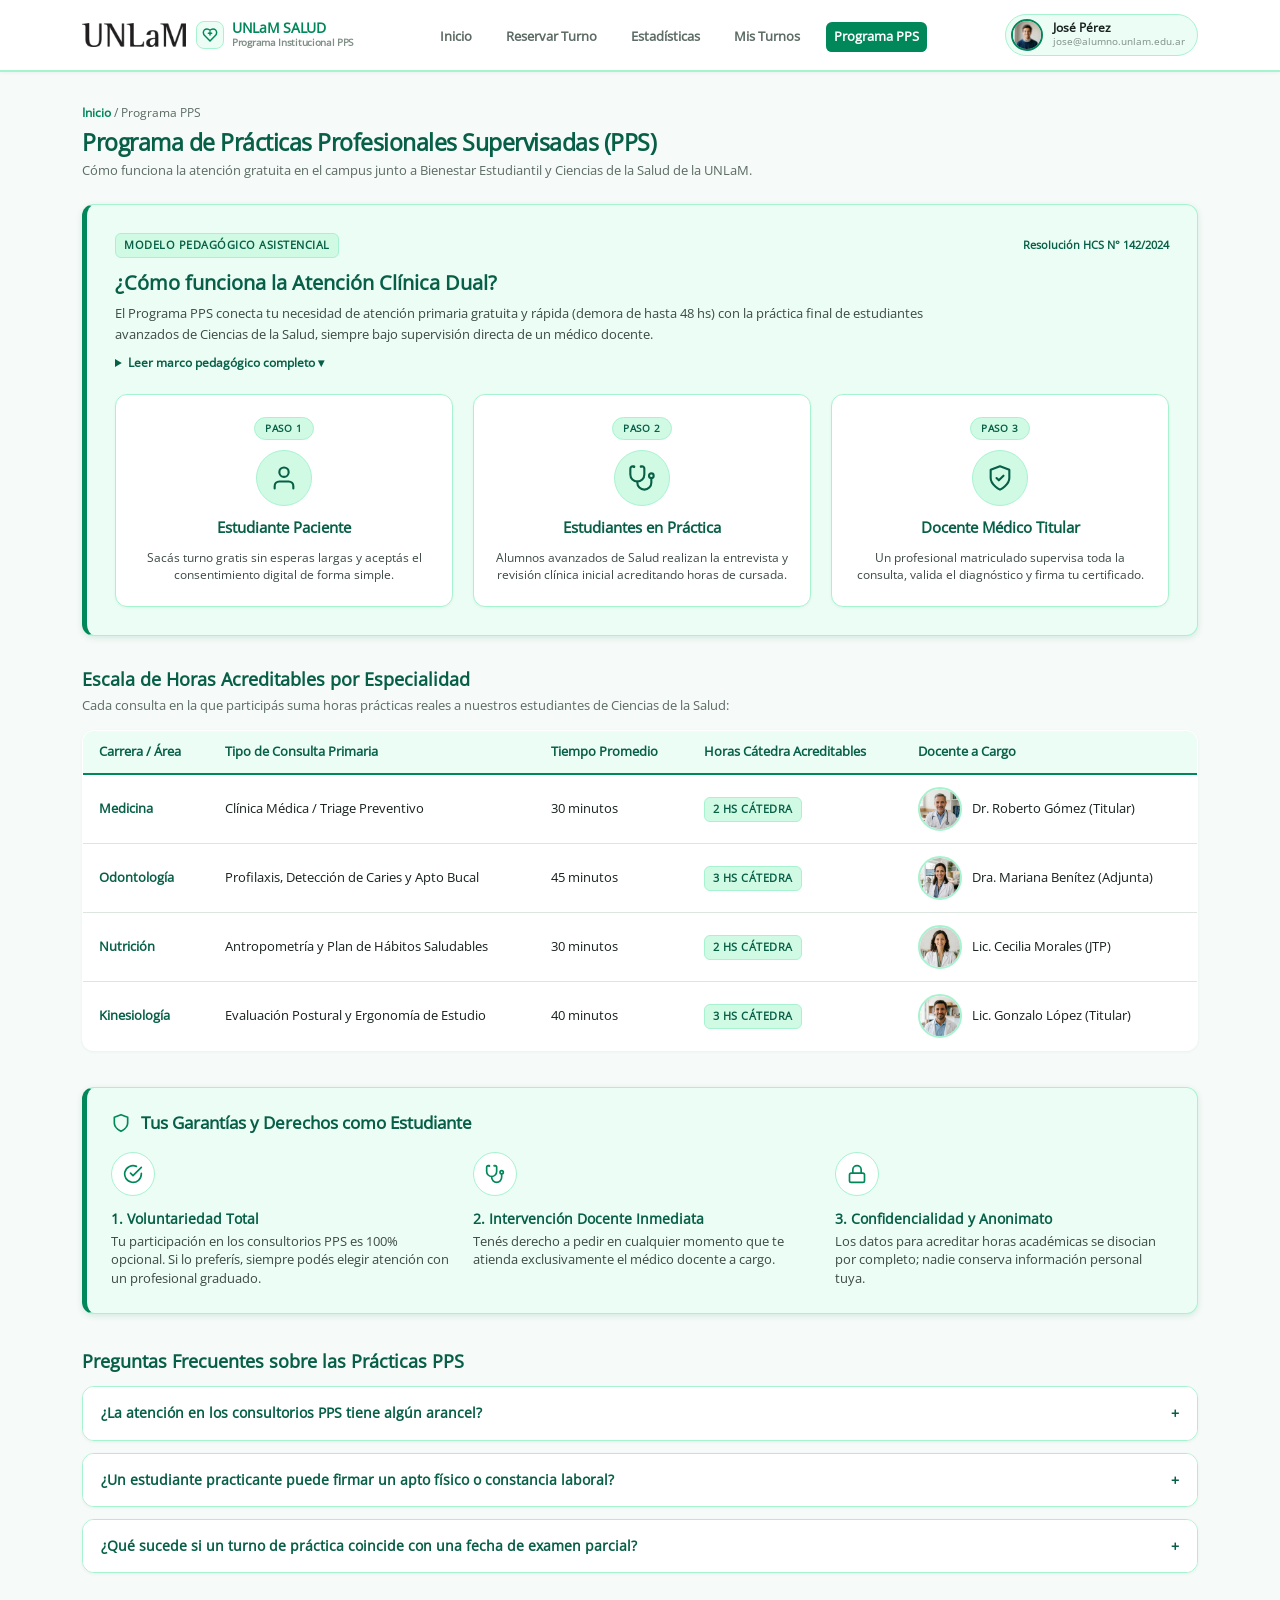
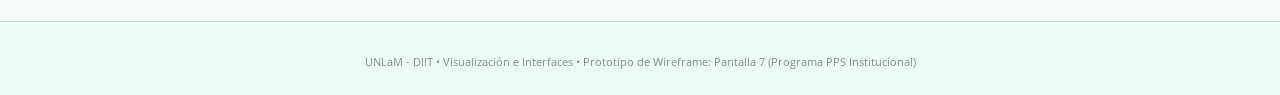
<file: pantalla_7_programa_pps.html>
<!DOCTYPE html>
<html lang="es">
<head>
  <meta charset="UTF-8">
  <meta name="viewport" content="width=device-width, initial-scale=1.0">
  <title>Pantalla 7: Programa de Prácticas Profesionales Supervisadas (PPS) - Wireframe UNLaM Salud</title>
  <link rel="stylesheet" href="wireframe-system.css">
  <style>
    /* Estilos específicos de Programa PPS */
    .hero-pps {
      background: var(--verde-fondo-suave);
      border: 1.5px solid var(--verde-borde);
      border-left: 5px solid var(--verde-principal);
      border-radius: var(--radius-md);
      padding: 28px;
      margin-bottom: 32px;
      box-shadow: var(--shadow-accent-sm);
    }

    /* Diagrama de Triangulación Pedagógica (Gestalt: Conectividad) */
    .dual-care-grid {
      display: grid;
      grid-template-columns: repeat(3, 1fr);
      gap: 20px;
      margin-top: 22px;
      text-align: center;
    }
    .dual-care-card {
      background: var(--wf-surface);
      border: 1.5px solid var(--verde-borde);
      border-radius: var(--radius-md);
      padding: 22px 18px;
      display: flex;
      flex-direction: column;
      align-items: center;
      gap: 10px;
      box-shadow: var(--shadow-sm);
      transition: transform 0.15s ease, box-shadow 0.15s ease;
    }
    .dual-care-card:hover {
      transform: translateY(-2px);
      box-shadow: var(--shadow-accent-sm);
    }
    .dual-care-step-badge {
      font-size: 10px;
      font-weight: 800;
      text-transform: uppercase;
      letter-spacing: 0.6px;
      background: var(--verde-menta);
      color: var(--verde-oscuro);
      border: 1px solid var(--verde-borde);
      padding: 3px 10px;
      border-radius: 999px;
    }

    /* Tabla de Escala de Horas */
    .hours-table {
      width: 100%;
      border-collapse: collapse;
      margin-top: 14px;
      font-size: 12.5px;
      background: var(--wf-surface);
      border: 1px solid var(--verde-borde);
      border-radius: var(--radius-md);
      overflow: hidden;
      box-shadow: var(--shadow-sm);
    }
    .hours-table th {
      background: var(--verde-fondo-suave);
      border-bottom: 2px solid var(--verde-principal);
      padding: 12px 16px;
      text-align: left;
      font-weight: 800;
      color: var(--verde-oscuro);
    }
    .hours-table td {
      border-bottom: 1px solid var(--wf-divider);
      padding: 12px 16px;
    }

    /* Acordeón de FAQ */
    .faq-item {
      border: 1px solid var(--verde-borde);
      border-radius: var(--radius-md);
      background: var(--wf-surface);
      margin-bottom: 12px;
      overflow: hidden;
      box-shadow: var(--shadow-sm);
      transition: border-color 0.15s ease;
    }
    .faq-item.open {
      border-color: var(--verde-principal);
    }
    .faq-question {
      padding: 16px 18px;
      font-weight: 700;
      font-size: 13.5px;
      color: var(--verde-oscuro);
      cursor: pointer;
      display: flex;
      justify-content: space-between;
      align-items: center;
      background: var(--wf-surface);
      user-select: none;
    }
    .faq-question:hover {
      background: var(--verde-fondo-suave);
    }
    .faq-answer {
      padding: 14px 18px;
      font-size: 12.5px;
      color: var(--wf-gray-700);
      line-height: 1.55;
      border-top: 1px solid var(--verde-borde);
      background: var(--verde-fondo-suave);
      display: none;
    }
    .faq-item.open .faq-answer {
      display: block;
    }

    .doctor-cell {
      display: flex;
      align-items: center;
      gap: 10px;
    }

    .doctor-avatar {
      width: 44px;
      height: 44px;
      border-radius: 50%;
      border: 2px solid var(--verde-borde);
      overflow: hidden;
      flex-shrink: 0;
      background: var(--verde-fondo-suave);
      position: relative;
      display: inline-flex;
      align-items: center;
      justify-content: center;
    }

    .doctor-avatar img {
      width: 100%;
      height: 100%;
      object-fit: cover;
      display: block;
    }

    .doctor-avatar-fallback {
      display: none;
      width: 100%;
      height: 100%;
      align-items: center;
      justify-content: center;
      font-size: 13px;
      font-weight: 800;
      color: var(--verde-oscuro);
      background: var(--verde-fondo-suave);
    }

    @media (max-width: 768px) {
      .dual-care-grid {
        grid-template-columns: 1fr;
      }

      .hours-table,
      .hours-table tbody,
      .hours-table tr,
      .hours-table td {
        display: block;
        width: 100%;
      }

      .hours-table thead {
        display: none;
      }

      .hours-table tr {
        background: var(--wf-surface);
        border: 1px solid var(--wf-border-light);
        border-radius: var(--wf-radius);
        padding: 14px;
        margin-bottom: 12px;
        box-shadow: var(--wf-shadow-sm);
      }

      .hours-table td {
        padding: 8px 0;
        border-bottom: 1px solid var(--wf-gray-100);
        display: flex;
        flex-direction: column;
        gap: 4px;
        align-items: flex-start;
      }

      .hours-table td:last-child {
        border-bottom: none;
        padding-bottom: 0;
      }

      .hours-table td::before {
        font-size: 10px;
        font-weight: 800;
        text-transform: uppercase;
        letter-spacing: 0.4px;
        color: var(--wf-gray-500);
      }

      .hours-table td:nth-of-type(1)::before { content: "Carrera / Área"; }
      .hours-table td:nth-of-type(2)::before { content: "Tipo de Consulta Primaria"; }
      .hours-table td:nth-of-type(3)::before { content: "Tiempo Promedio"; }
      .hours-table td:nth-of-type(4)::before { content: "Horas Cátedra Acreditables"; }
      .hours-table td:nth-of-type(5)::before { content: "Docente a Cargo"; }
    }
  </style>
</head>
<body>

  <!-- ==================== HEADER ==================== -->
  <header class="wf-header" data-heuristic="Consistencia y Estándares (H4)">
    <div class="container wf-header-inner">
      <div style="display: flex; align-items: center; gap: 14px;">
        <button class="wf-menu-toggle" id="menuToggle" aria-label="Abrir menú">☰</button>
        <a href="pantalla_1_home.html" class="wf-logo">
          <img class="wf-logo-image" src="assets/logo-unlam-negro-300x68.png" alt="Universidad Nacional de La Matanza">
          <div class="wf-logo-brand">
            <span class="wf-logo-icon" aria-hidden="true">
              <svg width="16" height="16" viewBox="0 0 24 24" fill="none" stroke="currentColor" stroke-width="2.2" stroke-linecap="round" stroke-linejoin="round">
                <path d="M19 14c1.49-1.46 3-3.21 3-5.5A5.5 5.5 0 0 0 16.5 3c-1.76 0-3 .5-4.5 2-1.5-1.5-2.74-2-4.5-2A5.5 5.5 0 0 0 2 8.5c0 2.3 1.5 4.05 3 5.5l7 7Z"/>
                <path d="M12 7v5"/>
                <path d="M9.5 9.5h5"/>
              </svg>
            </span>
            <div>
              <div class="wf-logo-title">UNLaM SALUD</div>
              <div class="wf-logo-subtitle" style="font-size: 10px; color: var(--wf-gray-500); font-weight: 600; white-space: nowrap;">Programa Institucional PPS</div>
            </div>
          </div>
        </a>
      </div>

      <nav aria-label="Navegación principal">
        <ul class="wf-nav" id="mainNav">
          <li><a href="pantalla_1_home.html">Inicio</a></li>
          <li><a href="pantalla_2_cartilla.html">Reservar Turno</a></li>
          <li><a href="pantalla_5_grafico.html">Estadísticas</a></li>
          <li><a href="pantalla_6_historial.html">Mis Turnos</a></li>
          <li><a href="pantalla_7_programa_pps.html" class="active">Programa PPS</a></li>
        </ul>
      </nav>

      <div style="display: flex; align-items: center; gap: 12px;">
        <div class="wf-user-profile" title="José Pérez (jose@alumno.unlam.edu.ar)">
          <div class="wf-avatar">
            <img src="assets/avatars/jose-perez.jpg" alt="Foto de perfil de José Pérez" onerror="this.style.display='none'; this.nextElementSibling.style.display='flex';">
            <span class="wf-avatar-fallback">JP</span>
          </div>
          <div class="wf-user-info">
            <div style="font-weight: 700; line-height: 1;">José Pérez</div>
            <div style="font-size: 10px; color: var(--wf-gray-500);">jose@alumno.unlam.edu.ar</div>
          </div>
        </div>
      </div>
    </div>
  </header>

  <!-- ==================== CONTENIDO PRINCIPAL ==================== -->
  <main class="container">

    <!-- Migas de pan y título -->
    <div style="margin-bottom: 24px;">
      <div style="font-size: 12px; color: var(--wf-gray-600); margin-bottom: 6px;">
        <a href="pantalla_1_home.html" style="color: var(--verde-principal); text-decoration: none; font-weight: 600;">Inicio</a> / Programa PPS
      </div>
      <h1 style="font-size: 23px; font-weight: 800; letter-spacing: -0.5px; color: var(--verde-oscuro); margin-bottom: 4px;">Programa de Prácticas Profesionales Supervisadas (PPS)</h1>
      <p style="font-size: 13px; color: var(--wf-gray-600);">
        Cómo funciona la atención gratuita en el campus junto a Bienestar Estudiantil y Ciencias de la Salud de la UNLaM.
      </p>
    </div>

    <!-- ==================== BLOQUE HERO INFORMATIVO ==================== -->
    <section class="hero-pps" data-gestalt="Región Común" data-heuristic="Ayuda y Documentación (H10)">
      <div style="display: flex; justify-content: space-between; align-items: baseline; margin-bottom: 12px; flex-wrap: wrap; gap: 8px;">
        <span class="wf-badge wf-badge-dark">Modelo Pedagógico Asistencial</span>
        <span style="font-size: 11px; color: var(--verde-oscuro); font-weight: 700;">Resolución HCS N° 142/2024</span>
      </div>
      <h2 style="font-size: 20px; font-weight: 800; color: var(--verde-oscuro); margin-bottom: 8px;">¿Cómo funciona la Atención Clínica Dual?</h2>
      <p style="font-size: 13px; color: var(--wf-gray-700); line-height: 1.6; max-width: 820px;">
        El Programa PPS conecta tu necesidad de atención primaria gratuita y rápida (demora de hasta 48 hs) con la práctica final de estudiantes avanzados de Ciencias de la Salud, siempre bajo supervisión directa de un médico docente.
      </p>
      <details style="margin-top: 10px; font-size: 12px; color: var(--wf-gray-700);">
        <summary style="font-size: 12px; font-weight: 700; color: var(--verde-oscuro); cursor: pointer; user-select: none;">Leer marco pedagógico completo ▾</summary>
        <div style="margin-top: 8px; padding: 12px 14px; background: var(--wf-surface); border: 1px solid var(--verde-borde); border-radius: var(--radius-sm); line-height: 1.55;">
          La Práctica Profesional Supervisada se rige bajo la Resolución HCS N° 142/2024. Cada atención involucra un equipo dual integrado por estudiantes avanzados y docentes médicos titulares matriculados, garantizando rigor clínico y acreditación curricular según directivas del Ministerio de Salud y CONEAU.
        </div>
      </details>

      <!-- Diagrama de Triangulación Pedagógica (Pasos 1, 2, 3 agrandados con íconos amigables) -->
      <div class="dual-care-grid">
        <div class="dual-care-card">
          <span class="dual-care-step-badge">Paso 1</span>
          <div class="wf-icon-circle-lg" aria-hidden="true">
            <svg class="wf-svg-icon" style="width: 28px; height: 28px;" viewBox="0 0 24 24"><path d="M20 21v-2a4 4 0 0 0-4-4H8a4 4 0 0 0-4 4v2"/><circle cx="12" cy="7" r="4"/></svg>
          </div>
          <div style="font-weight: 800; font-size: 15px; color: var(--verde-oscuro);">Estudiante Paciente</div>
          <div style="font-size: 12px; color: var(--wf-gray-700); line-height: 1.45;">
            Sacás turno gratis sin esperas largas y aceptás el consentimiento digital de forma simple.
          </div>
        </div>

        <div class="dual-care-card">
          <span class="dual-care-step-badge">Paso 2</span>
          <div class="wf-icon-circle-lg" aria-hidden="true">
            <svg class="wf-svg-icon" style="width: 28px; height: 28px;" viewBox="0 0 24 24"><path d="M4.8 2.3A.3.3 0 1 0 5 2H4a2 2 0 0 0-2 2v5a6 6 0 0 0 6 6v0a6 6 0 0 0 6-6V4a2 2 0 0 0-2-2h-1a.2.2 0 1 0 .3.3"/><path d="M8 15v1a6 6 0 0 0 6 6v0a6 6 0 0 0 6-6v-4"/><circle cx="20" cy="10" r="2"/></svg>
          </div>
          <div style="font-weight: 800; font-size: 15px; color: var(--verde-oscuro);">Estudiantes en Práctica</div>
          <div style="font-size: 12px; color: var(--wf-gray-700); line-height: 1.45;">
            Alumnos avanzados de Salud realizan la entrevista y revisión clínica inicial acreditando horas de cursada.
          </div>
        </div>

        <div class="dual-care-card">
          <span class="dual-care-step-badge">Paso 3</span>
          <div class="wf-icon-circle-lg" aria-hidden="true">
            <svg class="wf-svg-icon" style="width: 28px; height: 28px;" viewBox="0 0 24 24"><path d="M12 22s8-4 8-10V5l-8-3-8 3v7c0 6 8 10 8 10z"/><path d="m9 12 2 2 4-4"/></svg>
          </div>
          <div style="font-weight: 800; font-size: 15px; color: var(--verde-oscuro);">Docente Médico Titular</div>
          <div style="font-size: 12px; color: var(--wf-gray-700); line-height: 1.45;">
            Un profesional matriculado supervisa toda la consulta, valida el diagnóstico y firma tu certificado.
          </div>
        </div>
      </div>
    </section>

    <!-- ==================== REGLAMENTO Y ESCALA DE HORAS ACREDITABLES (NIVEL 3) ==================== -->
    <section style="margin-bottom: 36px;" data-gestalt="Semejanza y Simetría">
      <h2 style="font-size: 18px; font-weight: 800; color: var(--verde-oscuro); margin-bottom: 6px;">Escala de Horas Acreditables por Especialidad</h2>
      <p style="font-size: 13px; color: var(--wf-gray-600); margin-bottom: 14px;">
        Cada consulta en la que participás suma horas prácticas reales a nuestros estudiantes de Ciencias de la Salud:
      </p>

      <table class="hours-table">
        <thead>
          <tr>
            <th>Carrera / Área</th>
            <th>Tipo de Consulta Primaria</th>
            <th>Tiempo Promedio</th>
            <th>Horas Cátedra Acreditables</th>
            <th>Docente a Cargo</th>
          </tr>
        </thead>
        <tbody>
          <tr>
            <td><strong style="color: var(--verde-oscuro);">Medicina</strong></td>
            <td>Clínica Médica / Triage Preventivo</td>
            <td>30 minutos</td>
            <td><span class="wf-badge wf-badge-dark" style="font-weight: 800; font-size: 11px;">2 hs cátedra</span></td>
            <td>
              <div class="doctor-cell">
                <span class="doctor-avatar">
                  <img src="assets/avatars/dr-roberto-gomez.jpg" alt="Dr. Roberto Gómez" onerror="this.style.display='none'; this.nextElementSibling.style.display='flex';">
                  <span class="doctor-avatar-fallback">RG</span>
                </span>
                <span>Dr. Roberto Gómez (Titular)</span>
              </div>
            </td>
          </tr>
          <tr>
            <td><strong style="color: var(--verde-oscuro);">Odontología</strong></td>
            <td>Profilaxis, Detección de Caries y Apto Bucal</td>
            <td>45 minutos</td>
            <td><span class="wf-badge wf-badge-dark" style="font-weight: 800; font-size: 11px;">3 hs cátedra</span></td>
            <td>
              <div class="doctor-cell">
                <span class="doctor-avatar">
                  <img src="assets/avatars/dra-mariana-benitez.jpg" alt="Dra. Mariana Benítez" onerror="this.style.display='none'; this.nextElementSibling.style.display='flex';">
                  <span class="doctor-avatar-fallback">MB</span>
                </span>
                <span>Dra. Mariana Benítez (Adjunta)</span>
              </div>
            </td>
          </tr>
          <tr>
            <td><strong style="color: var(--verde-oscuro);">Nutrición</strong></td>
            <td>Antropometría y Plan de Hábitos Saludables</td>
            <td>30 minutos</td>
            <td><span class="wf-badge wf-badge-dark" style="font-weight: 800; font-size: 11px;">2 hs cátedra</span></td>
            <td>
              <div class="doctor-cell">
                <span class="doctor-avatar">
                  <img src="assets/avatars/lic-cecilia-morales.jpg" alt="Lic. Cecilia Morales" onerror="this.style.display='none'; this.nextElementSibling.style.display='flex';">
                  <span class="doctor-avatar-fallback">CM</span>
                </span>
                <span>Lic. Cecilia Morales (JTP)</span>
              </div>
            </td>
          </tr>
          <tr>
            <td><strong style="color: var(--verde-oscuro);">Kinesiología</strong></td>
            <td>Evaluación Postural y Ergonomía de Estudio</td>
            <td>40 minutos</td>
            <td><span class="wf-badge wf-badge-dark" style="font-weight: 800; font-size: 11px;">3 hs cátedra</span></td>
            <td>
              <div class="doctor-cell">
                <span class="doctor-avatar">
                  <img src="assets/avatars/lic-gonzalo-lopez.jpg" alt="Lic. Gonzalo López" onerror="this.style.display='none'; this.nextElementSibling.style.display='flex';">
                  <span class="doctor-avatar-fallback">GL</span>
                </span>
                <span>Lic. Gonzalo López (Titular)</span>
              </div>
            </td>
          </tr>
        </tbody>
      </table>
    </section>

    <!-- ==================== GARANTÍAS Y DERECHOS DEL PACIENTE (Diseño Emocional / Confianza) ==================== -->
    <section class="wf-card-green" style="margin-bottom: 36px; border-left: 5px solid var(--verde-principal);" data-heuristic="Control del Usuario (H3)">
      <h2 style="font-size: 17px; font-weight: 800; color: var(--verde-oscuro); margin-bottom: 18px; display: flex; align-items: center; gap: 10px;">
        <svg width="20" height="20" viewBox="0 0 24 24" fill="none" stroke="currentColor" stroke-width="2" stroke-linecap="round" stroke-linejoin="round" style="color: var(--verde-principal);"><path d="M12 22s8-4 8-10V5l-8-3-8 3v7c0 6 8 10 8 10z"/></svg>
        Tus Garantías y Derechos como Estudiante
      </h2>
      <div class="grid-12" style="font-size: 12.5px; color: var(--wf-gray-700); line-height: 1.5;">
        <div class="col-4">
          <div class="wf-icon-circle" style="background: var(--wf-surface); margin-bottom: 12px;">
            <svg width="20" height="20" viewBox="0 0 24 24" fill="none" stroke="currentColor" stroke-width="2" stroke-linecap="round" stroke-linejoin="round"><path d="M22 11.08V12a10 10 0 1 1-5.93-9.14"/><polyline points="22 4 12 14.01 9 11.01"/></svg>
          </div>
          <div style="font-weight: 800; font-size: 14px; color: var(--verde-oscuro); margin-bottom: 4px;">1. Voluntariedad Total</div>
          <div>Tu participación en los consultorios PPS es 100% opcional. Si lo preferís, siempre podés elegir atención con un profesional graduado.</div>
        </div>
        <div class="col-4">
          <div class="wf-icon-circle" style="background: var(--wf-surface); margin-bottom: 12px;">
            <svg width="20" height="20" viewBox="0 0 24 24" fill="none" stroke="currentColor" stroke-width="2" stroke-linecap="round" stroke-linejoin="round"><path d="M4.8 2.3A.3.3 0 1 0 5 2H4a2 2 0 0 0-2 2v5a6 6 0 0 0 6 6v0a6 6 0 0 0 6-6V4a2 2 0 0 0-2-2h-1a.2.2 0 1 0 .3.3"/><path d="M8 15v1a6 6 0 0 0 6 6v0a6 6 0 0 0 6-6v-4"/><circle cx="20" cy="10" r="2"/></svg>
          </div>
          <div style="font-weight: 800; font-size: 14px; color: var(--verde-oscuro); margin-bottom: 4px;">2. Intervención Docente Inmediata</div>
          <div>Tenés derecho a pedir en cualquier momento que te atienda exclusivamente el médico docente a cargo.</div>
        </div>
        <div class="col-4">
          <div class="wf-icon-circle" style="background: var(--wf-surface); margin-bottom: 12px;">
            <svg width="20" height="20" viewBox="0 0 24 24" fill="none" stroke="currentColor" stroke-width="2" stroke-linecap="round" stroke-linejoin="round"><rect x="3" y="11" width="18" height="11" rx="2" ry="2"/><path d="M7 11V7a5 5 0 0 1 10 0v4"/></svg>
          </div>
          <div style="font-weight: 800; font-size: 14px; color: var(--verde-oscuro); margin-bottom: 4px;">3. Confidencialidad y Anonimato</div>
          <div>Los datos para acreditar horas académicas se disocian por completo; nadie conserva información personal tuya.</div>
        </div>
      </div>
    </section>

    <!-- ==================== PREGUNTAS FRECUENTES (FAQ ACORDEÓN) ==================== -->
    <section style="margin-bottom: var(--space-6);" data-heuristic="Ayuda y Documentación (H10)">
      <h2 style="font-size: 18px; font-weight: 800; color: var(--verde-oscuro); margin-bottom: 14px;">Preguntas Frecuentes sobre las Prácticas PPS</h2>

      <div class="faq-item">
        <div class="faq-question" onclick="toggleFaq(this)">
          <span>¿La atención en los consultorios PPS tiene algún arancel?</span>
          <span>+</span>
        </div>
        <div class="faq-answer">
          No. La atención primaria dentro del campus universitario es 100% gratuita para toda la comunidad de estudiantes regulares de la UNLaM mediante presentación de correo institucional o DNI.
        </div>
      </div>

      <div class="faq-item">
        <div class="faq-question" onclick="toggleFaq(this)">
          <span>¿Un estudiante practicante puede firmar un apto físico o constancia laboral?</span>
          <span>+</span>
        </div>
        <div class="faq-answer">
          No. Todos los certificados oficiales de asistencia, aptos físicos deportivos y constancias para el trabajo son firmados y sellados exclusivamente con matrícula profesional por el médico docente a cargo.
        </div>
      </div>

      <div class="faq-item">
        <div class="faq-question" onclick="toggleFaq(this)">
          <span>¿Qué sucede si un turno de práctica coincide con una fecha de examen parcial?</span>
          <span>+</span>
        </div>
        <div class="faq-answer">
          Podés cancelar o reprogramar tu turno sin penalidades con al menos 2 horas de anticipación desde tu panel personal en la pantalla de Inicio, liberando ese espacio para otro compañero de la universidad.
        </div>
      </div>

    </section>

  </main>

  <!-- ==================== FOOTER ==================== -->
  <footer class="wf-footer">
    <div class="container" style="text-align: center; font-size: 11px; color: var(--wf-gray-500);">
      UNLaM - DIIT • Visualización e Interfaces • Prototipo de Wireframe: Pantalla 7 (Programa PPS Institucional)
    </div>
  </footer>

  <script>
    // Toggle menú mobile hamburguesa
    const menuToggle = document.getElementById('menuToggle');
    const mainNav = document.getElementById('mainNav');
    if (menuToggle && mainNav) {
      menuToggle.addEventListener('click', () => {
        mainNav.classList.toggle('mobile-open');
      });
    }

    function toggleFaq(header) {
      const item = header.parentElement;
      item.classList.toggle('open');
      const icon = header.querySelector('span:last-child');
      icon.textContent = item.classList.contains('open') ? '−' : '+';
    }
  </script>
</body>
</html>
</file>
<file: wireframe-system.css>
/* ==========================================================================
   SISTEMA DE DISEÑO DE WIREFRAMES - UNLaM SALUD Y PPS
   Cátedra: Visualización e Interfaces (Prof. Heliana Vera - De Cicco)
   Fundamentación Teórica Integrada:
   - Leyes de la Gestalt (Proximidad, Semejanza, Región Común, Figura/Fondo, Continuidad, Simetría/Prägnanz)
   - 10 Heurísticas de Usabilidad de Jakob Nielsen & Don Norman (Affordance y Signifiers)
   - Sub-heurísticas de Evaluación de Pierotti & González, Pascual y Lorés
   - Modelo Semio-Cognitivo "Miro, Leo, Pienso" (Daniel Mordecki)
   - Variables Visuales de Jacques Bertin, Lev Manovich y Data-Ink Ratio de Edward Tufte
   ========================================================================== */

:root {
  /* Paleta Verde Institucional Unificada */
  --verde-principal: #00875A;
  --verde-oscuro: #065F46;
  --verde-fondo-suave: #ECFDF5;
  --verde-menta: #D1FAE5;
  --verde-borde: #A7F3D0;

  /* Neutrales cálidos de soporte */
  --wf-white: #ffffff;
  --wf-gray-50: #f8faf9;
  --wf-gray-100: #f3f6f4;
  --wf-gray-200: #e5ebe8;
  --wf-gray-300: #d5ded9;
  --wf-gray-400: #b8c4be;
  --wf-gray-500: #7f8e86;
  --wf-gray-600: #5c6b64;
  --wf-gray-700: #3d4a44;
  --wf-gray-800: #27322d;
  --wf-gray-900: #16201c;
  
  /* Semántica de Interfaz y Tokens */
  --wf-bg: #f6faf8;
  --wf-surface: #ffffff;
  --wf-border: #dce5e0;
  --wf-border-strong: #c2d1c9;
  --wf-divider: #dce5e0;
  --wf-text-main: #16201c;
  --wf-text-muted: #5c6b64;
  --wf-primary: var(--verde-principal);
  --wf-primary-hover: var(--verde-oscuro);
  --wf-primary-soft: var(--verde-fondo-suave);
  --wf-danger: #dc3545;
  --wf-danger-bg: #fef2f2;
  --wf-focus-ring: var(--verde-principal);
  
  /* Sistema de Espaciado Modular en Base 8px */
  --space-1: 4px;
  --space-2: 8px;
  --space-3: 12px;
  --space-4: 16px;
  --space-5: 24px;
  --space-6: 32px;
  --space-7: 48px;

  /* Tipografía y Escala Modular */
  --font-family: "Open Sans", -apple-system, BlinkMacSystemFont, "Segoe UI", Roboto, "Helvetica Neue", Arial, sans-serif;
  --radius-sm: 6px;
  --radius-md: 12px;
  --radius-lg: 16px;
  --shadow-sm: 0 1px 3px rgba(6, 95, 70, 0.06);
  --shadow-md: 0 4px 10px -1px rgba(6, 95, 70, 0.08);
  --shadow-lg: 0 12px 24px -4px rgba(6, 95, 70, 0.14);
  --shadow-accent-sm: 0 2px 6px rgba(0, 135, 90, 0.14);
  --shadow-accent-md: 0 6px 14px -2px rgba(0, 135, 90, 0.18);
  --shadow-accent-lg: 0 14px 28px -4px rgba(0, 135, 90, 0.22);
}

@font-face {
  font-family: "Open Sans";
  src: url("assets/open-sans-regular.ttf") format("truetype");
  font-style: normal;
  font-weight: 400;
  font-display: swap;
}

/* Reset y base */
* {
  box-sizing: border-box;
  margin: 0;
  padding: 0;
}

html {
  overflow-x: hidden;
  max-width: 100%;
}

body {
  font-family: var(--font-family), sans-serif;
  background-color: var(--wf-bg);
  color: var(--wf-text-main);
  line-height: 1.5;
  font-size: 16px;
  -webkit-font-smoothing: antialiased;
  overflow-x: hidden;
  max-width: 100%;
}

a {
  color: var(--wf-primary);
}

a:hover {
  color: var(--wf-primary-hover);
}

input[type="checkbox"], input[type="radio"] {
  accent-color: var(--wf-primary);
}

h1, h2, h3, h4, h5, h6 {
  margin-top: 0;
  margin-bottom: 0.5rem;
  font-weight: 800;
  line-height: 1.25;
  color: var(--verde-oscuro);
}

h1, .h1 {
  font-size: 1.5rem;
  letter-spacing: -0.02em;
}

h2, .h2 {
  font-size: calc(1.25rem + 0.5vw);
}

@media (min-width: 1200px) {
  h2, .h2 {
    font-size: 1.35rem;
  }
}

/* ==========================================================================
   MODELO MORDECKI / DON NORMAN: ICONOGRAFÍA Y SIGNIFIERS EN ALTA FIDELIDAD
   ========================================================================== */
.wf-mono-icon, 
.quick-icon-placeholder, 
.schedule-icon-lock, 
.status-dot,
[role="img"],
.emoji-icon {
  display: inline-block;
  vertical-align: middle;
}

/* Enfoque accesible por teclado (Heurística: Accesibilidad y Control) */
a:focus-visible, button:focus-visible, input:focus-visible, select:focus-visible {
  outline: 3px solid var(--wf-focus-ring);
  outline-offset: 2px;
}

/* Grilla de 12 Columnas Responsiva */
.container {
  width: 100%;
  margin: 0 auto;
  padding: 0 12px;
}

@media (min-width: 576px) {
  .container { max-width: 540px; }
}

@media (min-width: 768px) {
  .container { max-width: 720px; }
}

@media (min-width: 992px) {
  .container { max-width: 960px; }
}

@media (min-width: 1200px) {
  .container { max-width: 1140px; }
}

@media (min-width: 1400px) {
  .container { max-width: 1320px; }
}

.grid-12 {
  display: grid;
  grid-template-columns: repeat(12, 1fr);
  gap: 24px;
}

/* Columnas */
.col-1  { grid-column: span 1; }
.col-2  { grid-column: span 2; }
.col-3  { grid-column: span 3; }
.col-4  { grid-column: span 4; }
.col-5  { grid-column: span 5; }
.col-6  { grid-column: span 6; }
.col-7  { grid-column: span 7; }
.col-8  { grid-column: span 8; }
.col-9  { grid-column: span 9; }
.col-10 { grid-column: span 10; }
.col-11 { grid-column: span 11; }
.col-12 { grid-column: span 12; }

/* ==========================================================================
   PRINCIPIOS GESTALT: Región Común, Proximidad y Cerramiento
   ========================================================================== */
.wf-card {
  background: var(--wf-surface);
  border: 1px solid var(--wf-border-strong);
  border-radius: var(--radius-md);
  padding: var(--space-5);
  box-shadow: var(--shadow-sm);
  position: relative;
  transition: border-color 0.15s ease, box-shadow 0.15s ease;
}

.wf-card-green {
  background: var(--verde-fondo-suave);
  border: 1.5px solid var(--verde-borde);
  border-radius: var(--radius-md);
  padding: var(--space-5);
  box-shadow: var(--shadow-accent-sm);
  position: relative;
  transition: border-color 0.15s ease, box-shadow 0.15s ease;
}

.wf-card-interactive {
  cursor: pointer;
}
.wf-card-interactive:hover {
  border-color: var(--verde-principal);
  box-shadow: var(--shadow-accent-md);
}

/* Contenedores circulares verdes para íconos descriptivos */
.wf-icon-circle {
  width: 44px;
  height: 44px;
  border-radius: 50%;
  background: var(--verde-fondo-suave);
  border: 1.5px solid var(--verde-borde);
  color: var(--verde-principal);
  display: inline-flex;
  align-items: center;
  justify-content: center;
  flex-shrink: 0;
}

.wf-icon-circle-lg {
  width: 56px;
  height: 56px;
  border-radius: 50%;
  background: var(--verde-menta);
  border: 1.5px solid var(--verde-borde);
  color: var(--verde-oscuro);
  display: inline-flex;
  align-items: center;
  justify-content: center;
  flex-shrink: 0;
}

/* ==========================================================================
   AFFORDANCE Y SIGNIFIERS (Don Norman): Botones e Interactividad
   ========================================================================== */
.wf-btn {
  display: inline-flex;
  align-items: center;
  justify-content: center;
  gap: 8px;
  padding: 8px 16px;
  border-radius: var(--radius-sm);
  font-size: 13px;
  font-weight: 600;
  cursor: pointer;
  text-decoration: none;
  transition: all 0.15s ease;
  border: 1px solid transparent;
  user-select: none;
}

/* Signifier: Botón Primario de Alto Contraste */
.wf-btn-primary {
  background-color: var(--wf-primary);
  color: var(--wf-white);
  border-color: var(--wf-primary);
}
.wf-btn-primary:hover,
a.wf-btn-primary:hover {
  background-color: var(--wf-primary-hover);
  color: var(--wf-white) !important;
  transform: translateY(-1px);
  box-shadow: var(--shadow-sm);
}
.wf-btn-primary:active {
  transform: translateY(0);
}

/* Signifier: Botón Secundario / Contorno */
.wf-btn-secondary {
  background-color: var(--wf-surface);
  color: var(--wf-text-main);
  border-color: var(--wf-border-strong);
}
.wf-btn-secondary:hover {
  background-color: var(--wf-gray-100);
  border-color: var(--wf-primary);
  color: var(--wf-primary-hover);
}

/* Signifier: Botón de Cátedra / Debug (Diferenciado por Proximidad Gestalt) */
.wf-btn-debug {
  background-color: var(--wf-gray-100);
  color: var(--wf-gray-700);
  border: 1px dashed var(--wf-gray-500);
  font-size: 11px;
}
.wf-btn-debug:hover {
  background-color: var(--wf-gray-200);
  color: var(--wf-gray-900);
}

.wf-btn-sm {
  padding: 5px 10px;
  font-size: 12px;
}

.wf-btn-block {
  width: 100%;
}

/* ==========================================================================
   MODELO "MIRO, LEO, PIENSO" (Daniel Mordecki): Jerarquía Visual
   ========================================================================== */
.wf-badge {
  display: inline-block;
  padding: 3px 8px;
  font-size: 11px;
  font-weight: 700;
  text-transform: uppercase;
  letter-spacing: 0.5px;
  border-radius: var(--radius-sm);
  border: 1px solid var(--wf-border-strong);
  background: var(--wf-gray-100);
  color: var(--wf-gray-800);
}

.wf-badge-dark {
  background: var(--verde-menta);
  color: var(--verde-oscuro);
  border-color: var(--verde-borde);
}

.wf-badge-outline {
  background: transparent;
  border: 1px dashed var(--wf-border-strong);
  color: var(--wf-gray-700);
}

.wf-badge-outline-green {
  background: var(--verde-fondo-suave);
  border-color: var(--verde-borde);
  color: var(--verde-oscuro);
}

/* ==========================================================================
   HEURÍSTICA: Prevención de Errores y Reconocimiento
   ========================================================================== */
.wf-form-group {
  margin-bottom: var(--space-4);
}

.wf-label {
  display: block;
  font-size: 12px;
  font-weight: 700;
  text-transform: uppercase;
  letter-spacing: 0.5px;
  color: var(--wf-gray-700);
  margin-bottom: 6px;
}

.wf-select, .wf-input {
  width: 100%;
  padding: 8px 12px;
  font-size: 13px;
  font-family: inherit;
  border: 1px solid var(--wf-border-strong);
  border-radius: var(--radius-sm);
  background-color: var(--wf-surface);
  color: var(--wf-text-main);
  transition: border-color 0.15s ease;
}

.wf-select:focus, .wf-input:focus {
  outline: 2px solid var(--wf-focus-ring);
  border-color: var(--wf-focus-ring);
}

/* Toggle Switch de Modalidad con Signifiers Claros */
.wf-toggle-wrapper {
  display: flex;
  background: var(--wf-gray-200);
  padding: 3px;
  border-radius: var(--radius-sm);
  border: 1px solid var(--wf-border-strong);
}

/* Indicador Lineal de Pasos / Stepper (Gestalt: Continuidad) */
.stepper-container {
  display: flex;
  align-items: center;
  justify-content: center;
  margin-bottom: var(--space-6);
  padding: 16px 20px;
  background: var(--verde-fondo-suave);
  border: 1px solid var(--verde-borde);
  border-radius: var(--radius-md);
}
.step-item {
  display: flex;
  align-items: center;
  gap: 8px;
  font-size: 13px;
  font-weight: 700;
  color: var(--wf-gray-500);
}
.step-item.active {
  color: var(--verde-oscuro);
}
.step-item.completed {
  color: var(--verde-principal);
}
.step-badge {
  width: 26px;
  height: 26px;
  border-radius: 50%;
  border: 2px solid var(--wf-gray-400);
  background: var(--wf-surface);
  display: flex;
  align-items: center;
  justify-content: center;
  font-size: 12px;
  flex-shrink: 0;
}
.step-item.active .step-badge {
  border-color: var(--verde-principal);
  background: var(--verde-principal);
  color: var(--wf-white);
}
.step-item.completed .step-badge {
  border-color: var(--verde-principal);
  background: var(--verde-menta);
  color: var(--verde-oscuro);
}
.step-connector {
  flex: 1;
  height: 2px;
  background: var(--verde-borde);
  margin: 0 16px;
  max-width: 80px;
}

/* Variante Vertical del Stepper (se activa automáticamente si hay > 3 pasos) */
.stepper-container.stepper--vertical {
  flex-direction: column;
  align-items: flex-start;
  justify-content: flex-start;
  gap: 4px;
}
.stepper-container.stepper--vertical .step-item {
  width: 100%;
  padding: 4px 0;
}
.stepper-container.stepper--vertical .step-connector {
  width: 2px;
  height: 18px;
  max-width: none;
  margin: 0 0 0 12px;
  flex: none;
}

@media (max-width: 768px) {
  .stepper-container {
    padding: 12px;
    gap: 6px;
  }
  .step-connector {
    margin: 0 6px;
  }
}

/* Textura Rayada Gestáltica para Horarios Bloqueados (Prevención de Errores) */
.wf-slot-disabled {
  background: repeating-linear-gradient(
    45deg,
    var(--wf-gray-100),
    var(--wf-gray-100) 8px,
    var(--wf-gray-200) 8px,
    var(--wf-gray-200) 16px
  );
  color: var(--wf-gray-600);
  border: 1px dashed var(--wf-gray-400);
  cursor: not-allowed;
  user-select: none;
}

/* Cuadro de Consentimiento Destacado (Gestalt: Región Común con Borde Punteado) */
.wf-consent-box {
  border: 2px dashed var(--wf-gray-600);
  background-color: var(--wf-gray-50);
  padding: var(--space-4);
  border-radius: var(--radius-md);
  margin: var(--space-4) 0;
  transition: all 0.25s ease;
}

/* Resaltado de Campo con Error (Sub-heurística 5.15 de Pierotti / Validación Inline) */
.wf-consent-box.has-error,
.wf-section-error {
  border: 2px solid var(--wf-danger) !important;
  background-color: var(--wf-danger-bg) !important;
  box-shadow: 0 0 0 3px rgba(220, 38, 38, 0.12);
}

/* Mensaje de error adyacente al input (Inline Validation - Feedback de Cátedra) */
.wf-inline-error {
  display: none;
  margin-top: 8px;
  padding: 8px 12px;
  background-color: var(--wf-danger-bg);
  color: #991b1b;
  border: 1px solid #f87171;
  border-radius: var(--radius-sm);
  font-size: 12px;
  font-weight: 600;
  line-height: 1.4;
  align-items: center;
  gap: 8px;
}
.wf-inline-error.visible {
  display: flex;
}

/* Íconos vectoriales SVG institucionales */
.wf-svg-icon {
  width: 24px;
  height: 24px;
  stroke: currentColor;
  fill: none;
  stroke-width: 1.8;
  stroke-linecap: round;
  stroke-linejoin: round;
  flex-shrink: 0;
}
.wf-svg-icon-sm {
  width: 15px;
  height: 15px;
  stroke: currentColor;
  fill: none;
  stroke-width: 2;
  stroke-linecap: round;
  stroke-linejoin: round;
  flex-shrink: 0;
}

/* ==========================================================================
   GESTALT: Figura y Fondo (Modal de Alerta / Error Heurístico)
   ========================================================================== */
.wf-modal-backdrop {
  position: fixed;
  inset: 0;
  background-color: rgba(15, 23, 42, 0.55);
  backdrop-filter: blur(2px);
  display: flex;
  align-items: center;
  justify-content: center;
  z-index: 1000;
  padding: 16px;
}

.wf-modal-card {
  background: var(--wf-surface);
  border: 1px solid var(--wf-primary);
  border-radius: var(--radius-lg);
  max-width: 520px;
  width: 100%;
  padding: 24px;
  box-shadow: var(--shadow-accent-lg);
  animation: wfModalFade 0.2s cubic-bezier(0.16, 1, 0.3, 1);
}

@keyframes wfModalFade {
  from { opacity: 0; transform: translateY(-12px) scale(0.98); }
  to { opacity: 1; transform: translateY(0) scale(1); }
}

/* ==========================================================================
   HEADER INSTITUCIONAL Y CONSISTENCIA (Heurística 4)
   ========================================================================== */
.wf-header {
  position: relative;
  z-index: 200;
  background: var(--wf-surface);
  border-bottom: 2px solid var(--verde-borde);
  padding: 14px 0;
  margin-bottom: var(--space-6);
  box-shadow: var(--shadow-sm);
}

.wf-header-inner {
  display: flex;
  align-items: center;
  justify-content: space-between;
  gap: 16px;
}

.wf-logo {
  display: flex;
  align-items: center;
  gap: 10px;
  font-weight: 800;
  font-size: 15px;
  letter-spacing: -0.3px;
  text-decoration: none;
  color: var(--verde-principal);
}

.wf-logo-image {
  display: block;
  width: 104px;
  height: auto;
  flex-shrink: 0;
}

.wf-logo-brand {
  display: flex;
  align-items: center;
  gap: 8px;
}

.wf-logo-icon {
  width: 28px;
  height: 28px;
  border-radius: 8px;
  background: var(--verde-fondo-suave);
  border: 1px solid var(--verde-borde);
  color: var(--verde-principal);
  display: inline-flex;
  align-items: center;
  justify-content: center;
  flex-shrink: 0;
}

.wf-logo-title {
  font-size: 14px;
  font-weight: 800;
  line-height: 1.1;
  color: var(--verde-principal);
}

.wf-logo-box {
  width: 34px;
  height: 34px;
  background: var(--verde-fondo-suave);
  border: 1px solid var(--verde-principal);
  color: var(--verde-principal);
  display: flex;
  align-items: center;
  justify-content: center;
  font-size: 13px;
  font-weight: 900;
  border-radius: var(--radius-sm);
}

.wf-nav {
  display: flex;
  align-items: center;
  gap: 18px;
  list-style: none;
}

.wf-nav a {
  text-decoration: none;
  color: var(--wf-gray-600);
  font-weight: 600;
  font-size: 13px;
  padding: 5px 8px;
  border-bottom: 2px solid transparent;
  transition: all 0.15s ease;
  white-space: nowrap;
}

.wf-nav a:hover, .wf-nav a.active {
  color: var(--verde-principal);
  border-bottom-color: var(--verde-principal);
}

.wf-nav a.active {
  color: var(--wf-white);
  background: var(--verde-principal);
  border-radius: var(--radius-sm);
}

.wf-nav a.active:hover {
  color: var(--wf-white);
  background: var(--verde-oscuro);
}

.wf-user-profile {
  display: flex;
  align-items: center;
  gap: 10px;
  font-size: 12px;
  background: var(--verde-fondo-suave);
  padding: 4px 12px 4px 5px;
  border-radius: 999px;
  border: 1px solid var(--verde-borde);
  flex-shrink: 0;
}

.wf-user-info {
  display: flex;
  flex-direction: column;
}

.wf-avatar {
  width: 32px;
  height: 32px;
  border-radius: 50%;
  background: var(--verde-principal);
  color: var(--wf-white);
  border: 2px solid var(--verde-principal);
  display: inline-flex;
  align-items: center;
  justify-content: center;
  font-size: 11px;
  font-weight: 700;
  overflow: hidden;
  flex-shrink: 0;
}

.wf-avatar img {
  width: 100%;
  height: 100%;
  object-fit: cover;
  display: block;
}

.wf-avatar-fallback {
  display: none;
  width: 100%;
  height: 100%;
  align-items: center;
  justify-content: center;
}

.wf-menu-toggle {
  display: none;
  background: var(--verde-fondo-suave);
  border: 1px solid var(--verde-borde);
  color: var(--verde-oscuro);
  padding: 6px 10px;
  font-size: 18px;
  line-height: 1;
  border-radius: var(--radius-sm);
  cursor: pointer;
  min-width: 44px;
  min-height: 44px;
  align-items: center;
  justify-content: center;
  flex-shrink: 0;
}

/* ==========================================================================
   FOOTER INSTITUCIONAL
   ========================================================================== */
.wf-footer {
  margin-top: var(--space-7);
  background: var(--verde-fondo-suave);
  border-top: 1px solid var(--verde-borde);
  padding: 32px 0 24px;
}

/* ==========================================================================
   BLOQUE DESTACADO MOBILE (Ley de Fitts - Hábitos de Consumo en Campus)
   ========================================================================== */
.mobile-quick-cta-banner {
  display: none;
  background: var(--wf-surface);
  border: 2px solid var(--wf-primary);
  border-radius: var(--radius-md);
  padding: 14px;
  margin-bottom: 18px;
  box-shadow: var(--shadow-accent-sm);
}

/* ==========================================================================
   INSPECTOR TEÓRICO: CORRECCIÓN DE CAPAS SIMULTÁNEAS (Gestalt + Heurísticas)
   Gestalt usa ::before (arriba a la derecha con outline)
   Heurística usa ::after (arriba a la izquierda con box-shadow)
   ========================================================================== */
.theory-highlight-gestalt {
  outline: 2px dashed #0284c7 !important;
  outline-offset: 3px;
  position: relative;
}
.theory-highlight-gestalt::before {
  content: "🧠 " attr(data-gestalt);
  position: absolute;
  top: -11px;
  right: 10px;
  background: #0284c7;
  color: white;
  font-size: 9px;
  font-weight: 800;
  padding: 2px 6px;
  border-radius: 3px;
  text-transform: uppercase;
  z-index: 55;
  pointer-events: none;
  letter-spacing: 0.3px;
  line-height: 1.2;
}

.theory-highlight-heuristic {
  box-shadow: 0 0 0 2px #059669 !important;
  position: relative;
}
.theory-highlight-heuristic::after {
  content: "🔍 " attr(data-heuristic);
  position: absolute;
  top: -11px;
  left: 10px;
  background: #059669;
  color: white;
  font-size: 9px;
  font-weight: 800;
  padding: 2px 6px;
  border-radius: 3px;
  text-transform: uppercase;
  z-index: 55;
  pointer-events: none;
  letter-spacing: 0.3px;
  line-height: 1.2;
}

/* ==========================================================================
   RESPONSIVIDAD: Tablet (<= 900px), Navegación Móvil (<= 860px) y Celular (<= 640px)
   ========================================================================== */
/* Tablet (max-width: 900px): Sincronización y Simetría Gestáltica (Prägnanz) */
@media (max-width: 900px) {
  .quick-access-grid {
    grid-template-columns: repeat(2, 1fr) !important;
  }
  .quick-card:last-child {
    grid-column: span 2 !important; /* Evita tarjeta huérfana, mantiene equilibrio simétrico */
  }
}

/* Navegación hamburguesa y perfil compacto (<= 860px) */
@media (max-width: 860px) {
  .wf-nav {
    display: none;
  }

  .wf-nav.mobile-open {
    display: flex;
    flex-direction: column;
    align-items: stretch;
    gap: 6px;
    position: absolute;
    top: 100%;
    left: 0;
    right: 0;
    background: var(--wf-surface);
    border-top: 1px solid var(--verde-borde);
    border-bottom: 2px solid var(--verde-principal);
    padding: 14px 16px;
    z-index: 300;
    box-shadow: var(--shadow-lg);
  }

  .wf-nav.mobile-open a {
    min-height: 44px;
    display: flex;
    align-items: center;
    padding: 10px 14px;
    border-radius: var(--radius-sm);
    font-size: 14px;
  }

  .wf-menu-toggle {
    display: inline-flex;
  }

  .wf-user-profile {
    padding: 3px;
    border-radius: 50%;
    gap: 0;
  }

  .wf-user-info {
    display: none;
  }

  .wf-logo-image {
    width: 82px;
  }
}

/* Apilamiento general y Mobile CTA (<= 768px) */
@media (max-width: 768px) {
  .grid-12 {
    display: flex;
    flex-direction: column;
    gap: 16px;
  }

  .col-1, .col-2, .col-3, .col-4, .col-5, .col-6,
  .col-7, .col-8, .col-9, .col-10, .col-11, .col-12 {
    width: 100%;
    grid-column: span 12;
  }

  /* Activar Bloque Destacado Mobile en 1 Clic */
  .mobile-quick-cta-banner {
    display: block;
  }
}

/* Celular (<= 640px): Áreas táctiles 44px, stepper vertical y 1 columna */
@media (max-width: 640px) {
  .wf-header {
    padding: 10px 0;
    margin-bottom: var(--space-5);
  }

  .wf-header-inner {
    gap: 8px;
  }

  .wf-logo {
    gap: 8px;
  }

  .wf-logo-image {
    display: none;
  }

  .wf-logo-subtitle {
    display: none;
  }

  .wf-header-cta {
    min-height: 44px;
    padding: 8px 12px;
    font-size: 12px;
  }

  .wf-header-cta-full {
    display: none;
  }

  .wf-btn,
  .wf-select,
  .wf-input {
    min-height: 44px;
  }

  .wf-btn-sm {
    min-height: 40px;
    padding: 8px 12px;
  }

  .stepper-container {
    flex-direction: column;
    align-items: flex-start;
    justify-content: flex-start;
    gap: 4px;
    padding: 14px 16px;
  }

  .stepper-container .step-item {
    width: 100%;
    padding: 4px 0;
  }

  .stepper-container .step-connector {
    width: 2px;
    height: 14px;
    max-width: none;
    margin: 0 0 0 12px;
    flex: none;
  }

  .quick-access-grid {
    grid-template-columns: 1fr !important;
  }

  .quick-card:last-child {
    grid-column: span 1 !important;
  }
}
</file>
